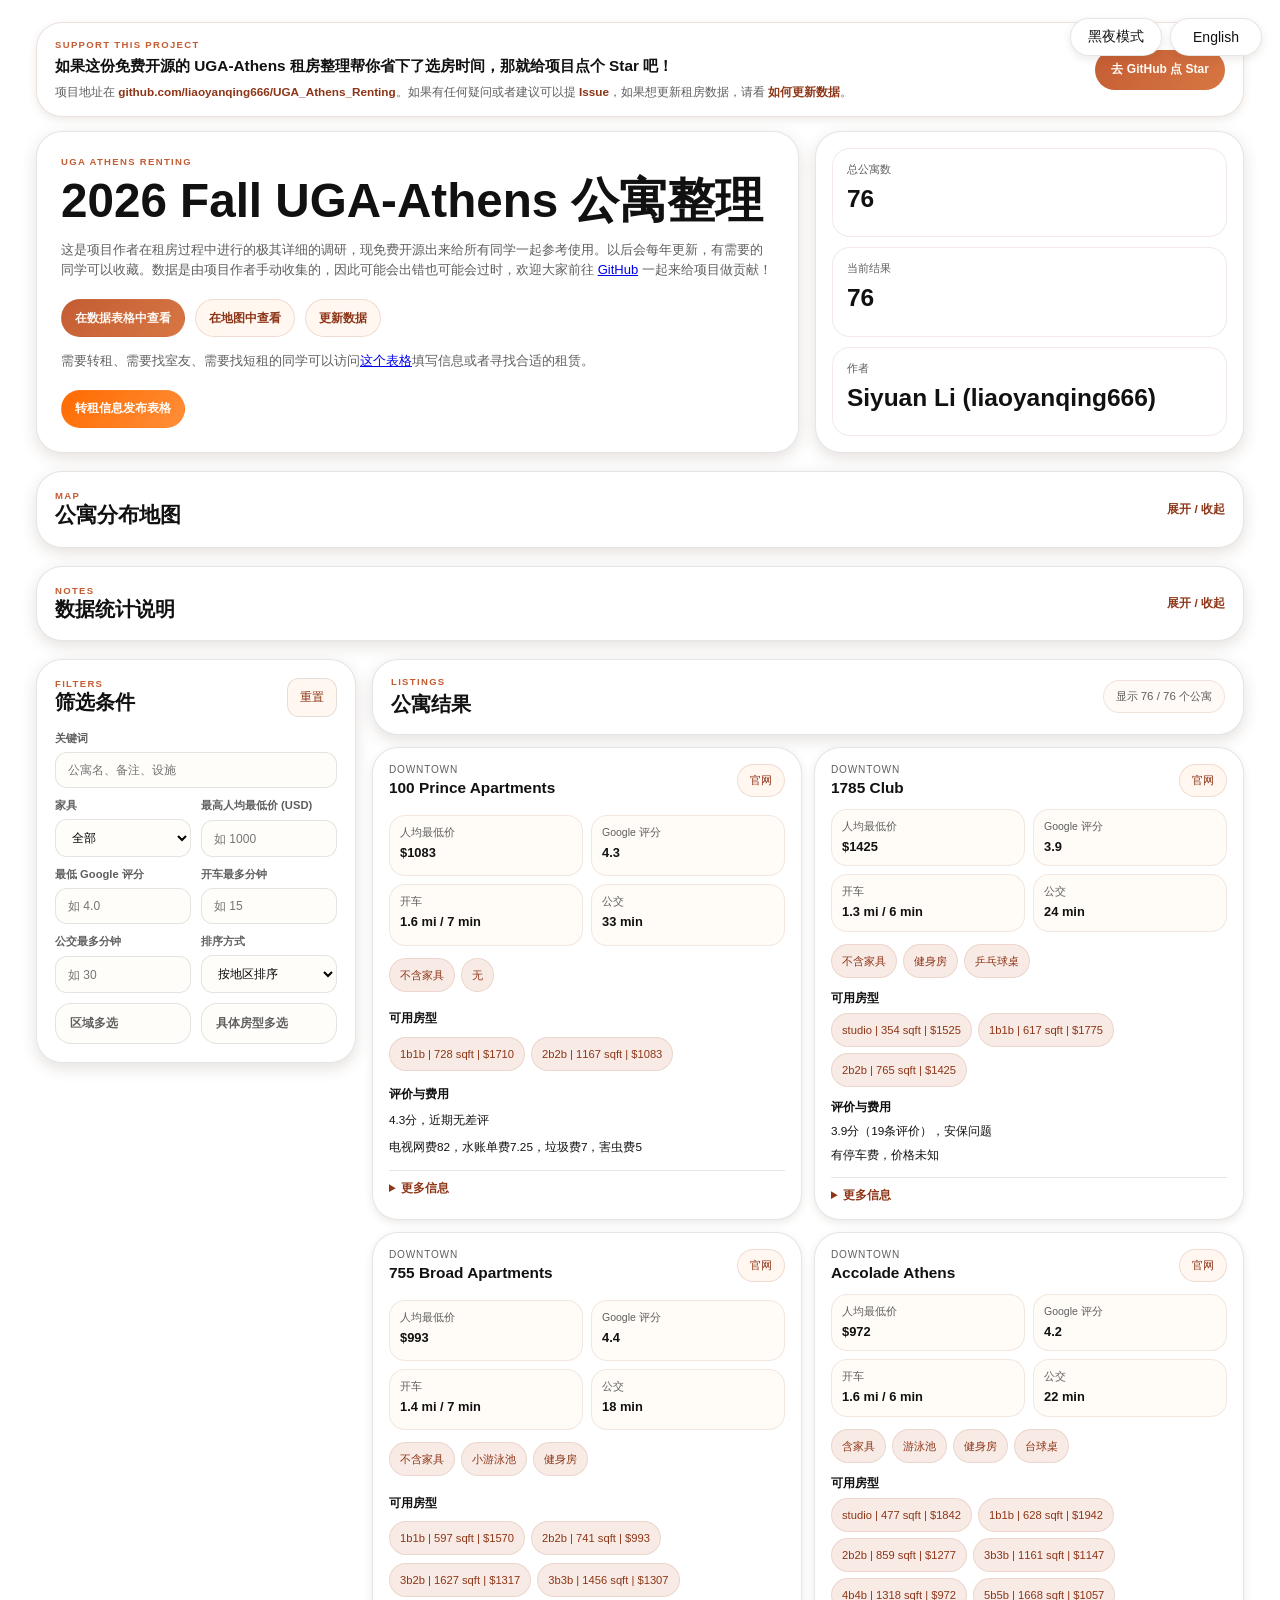
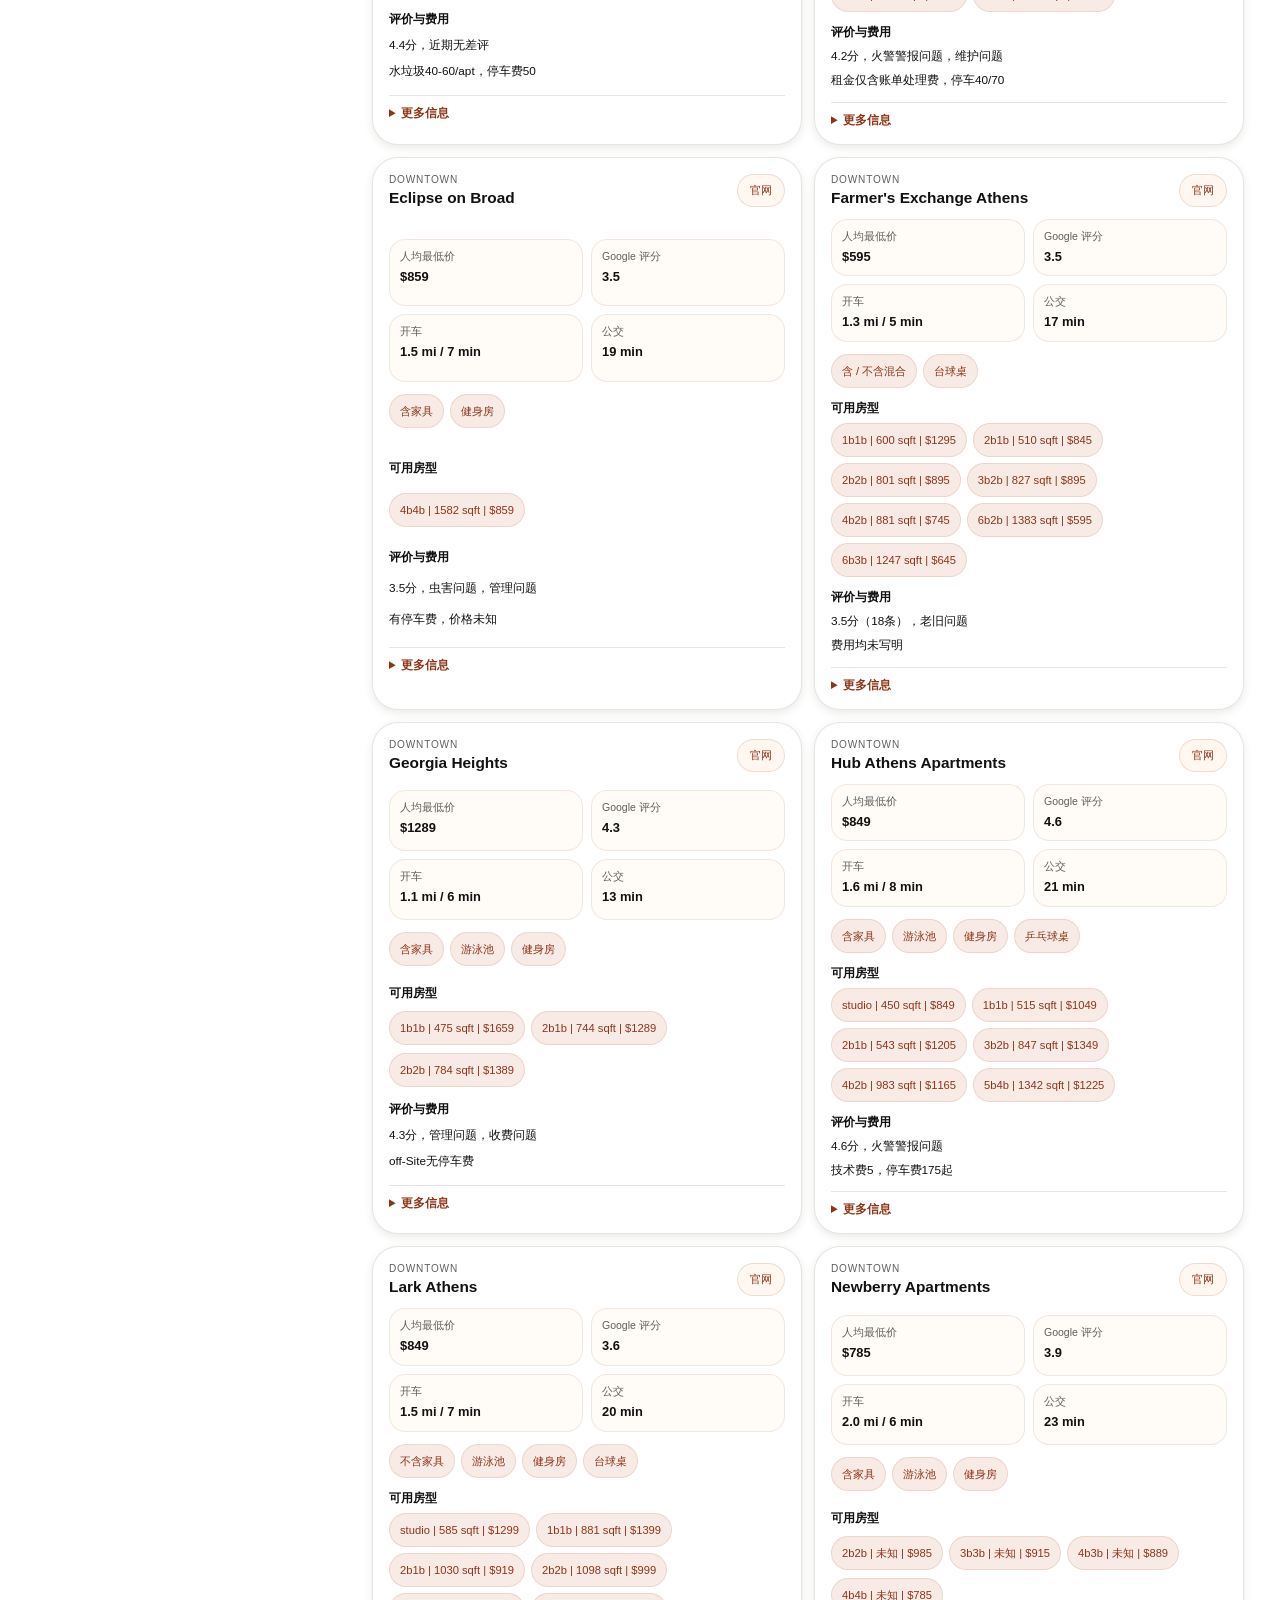
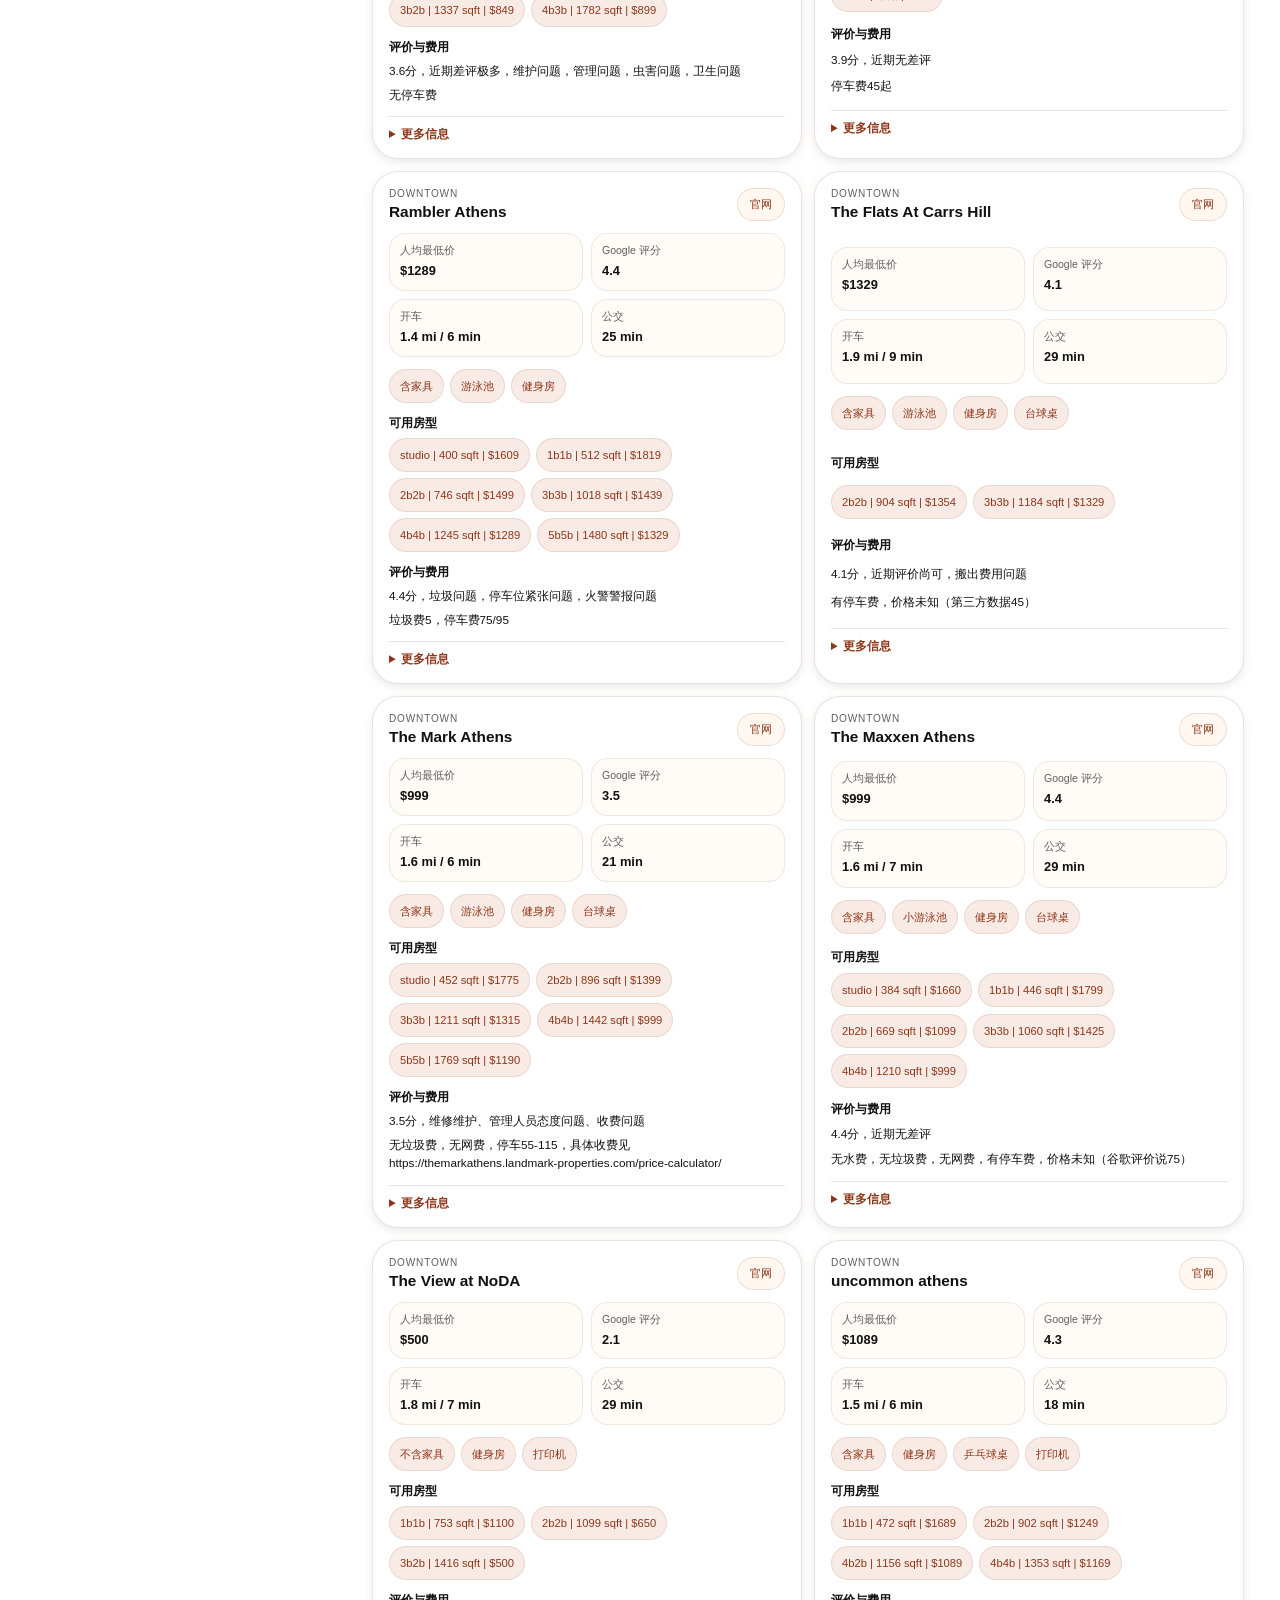
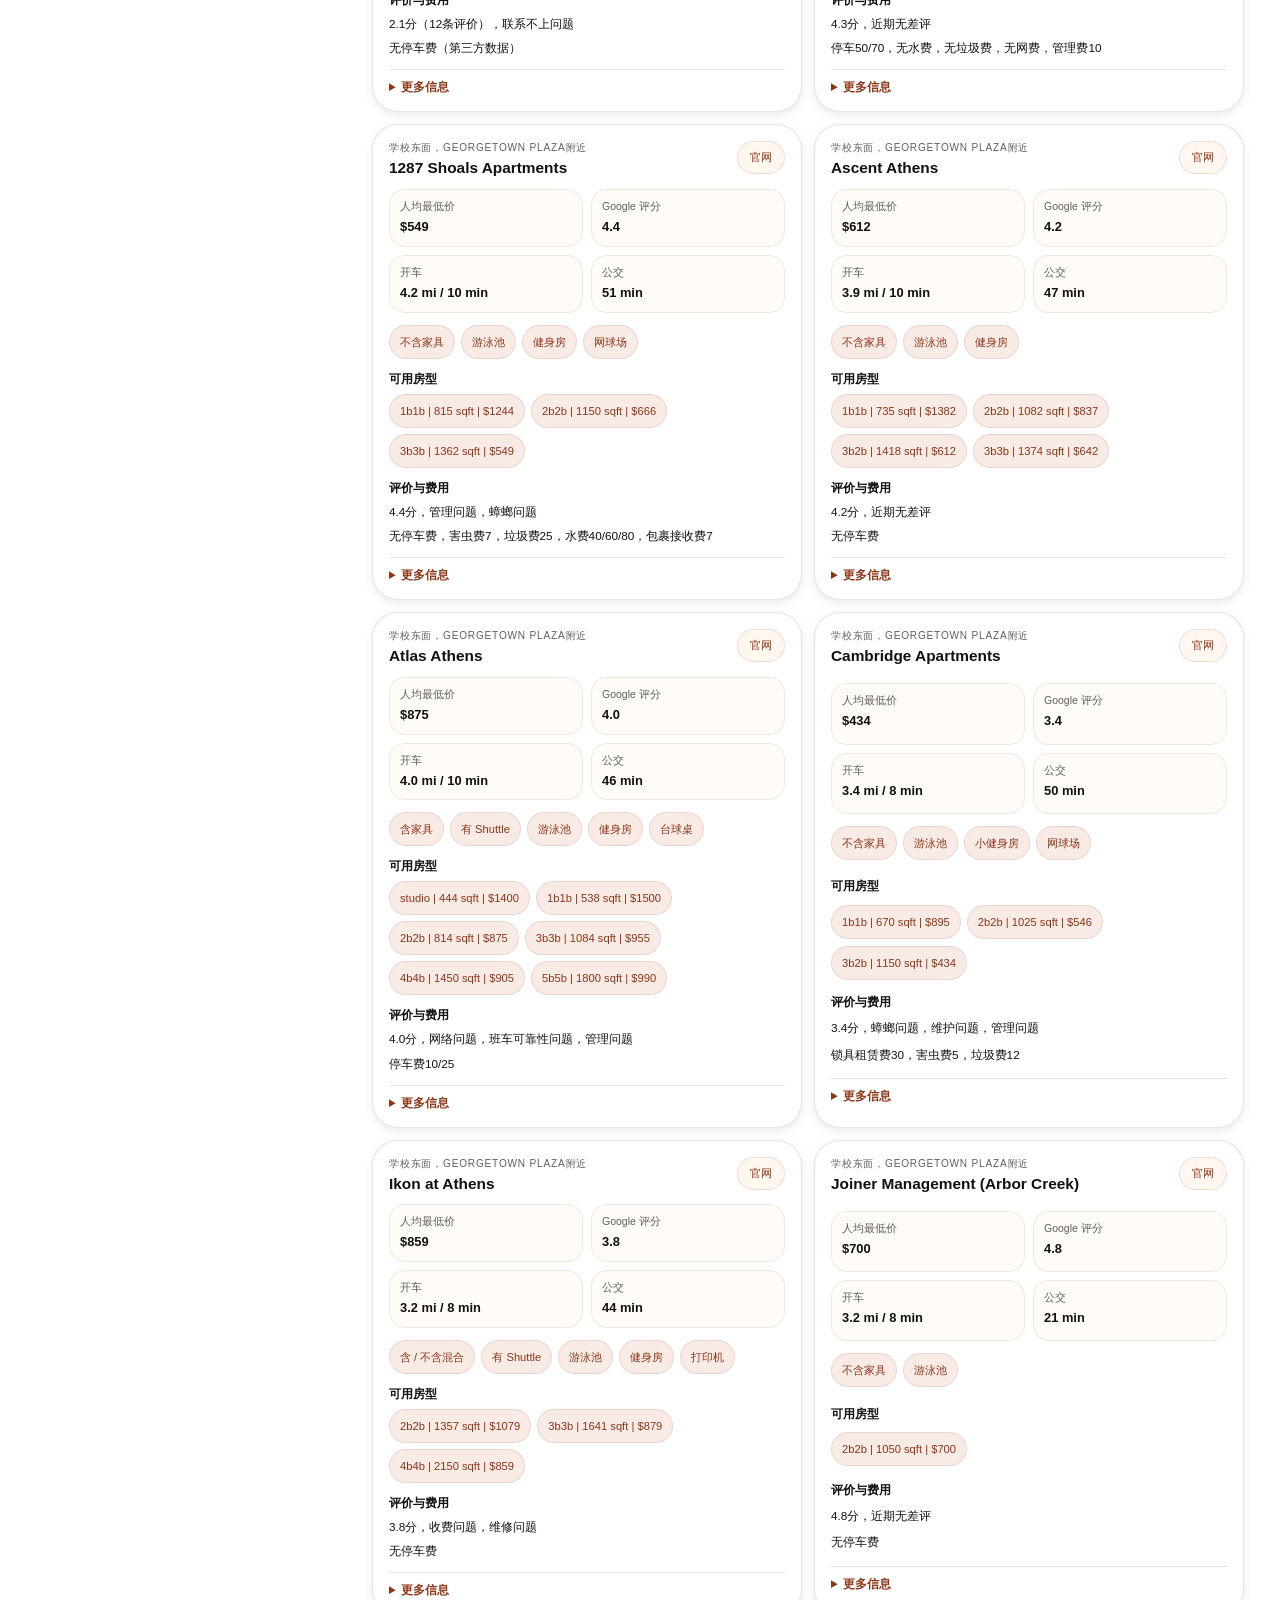
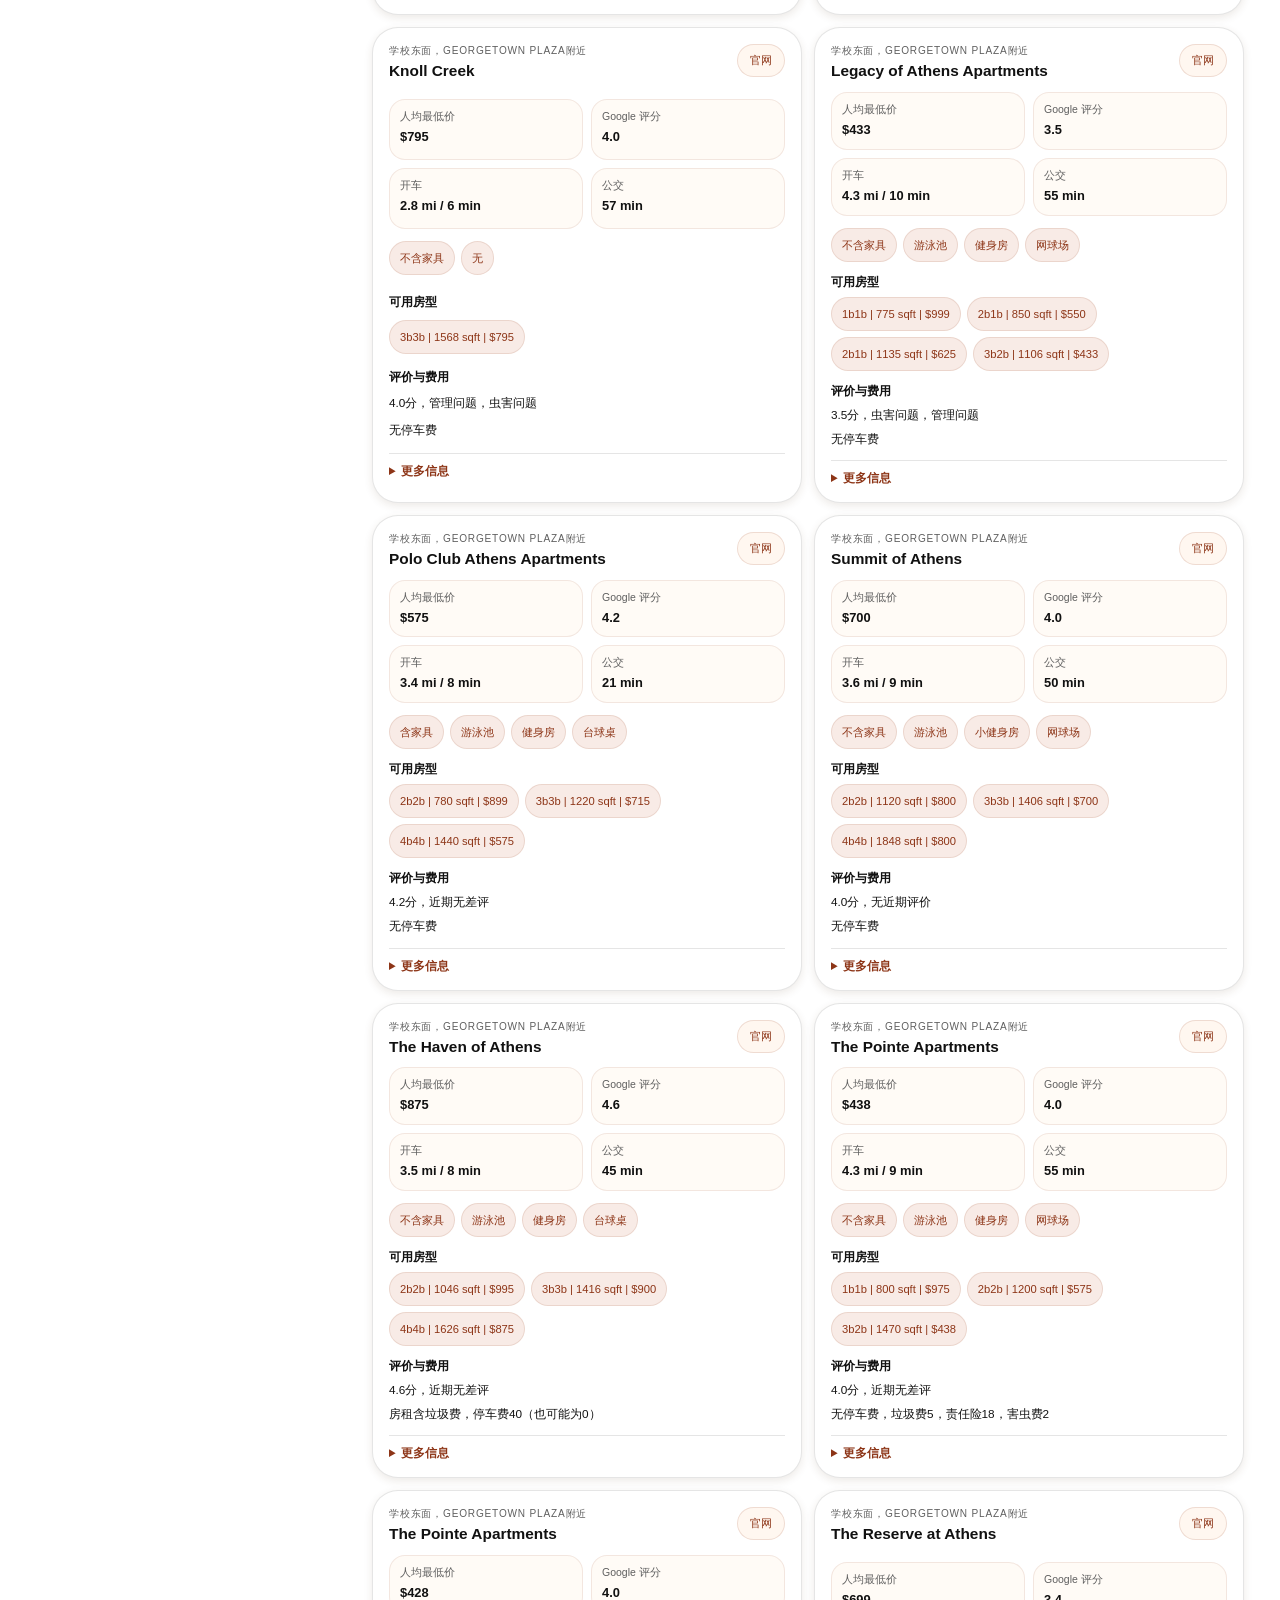
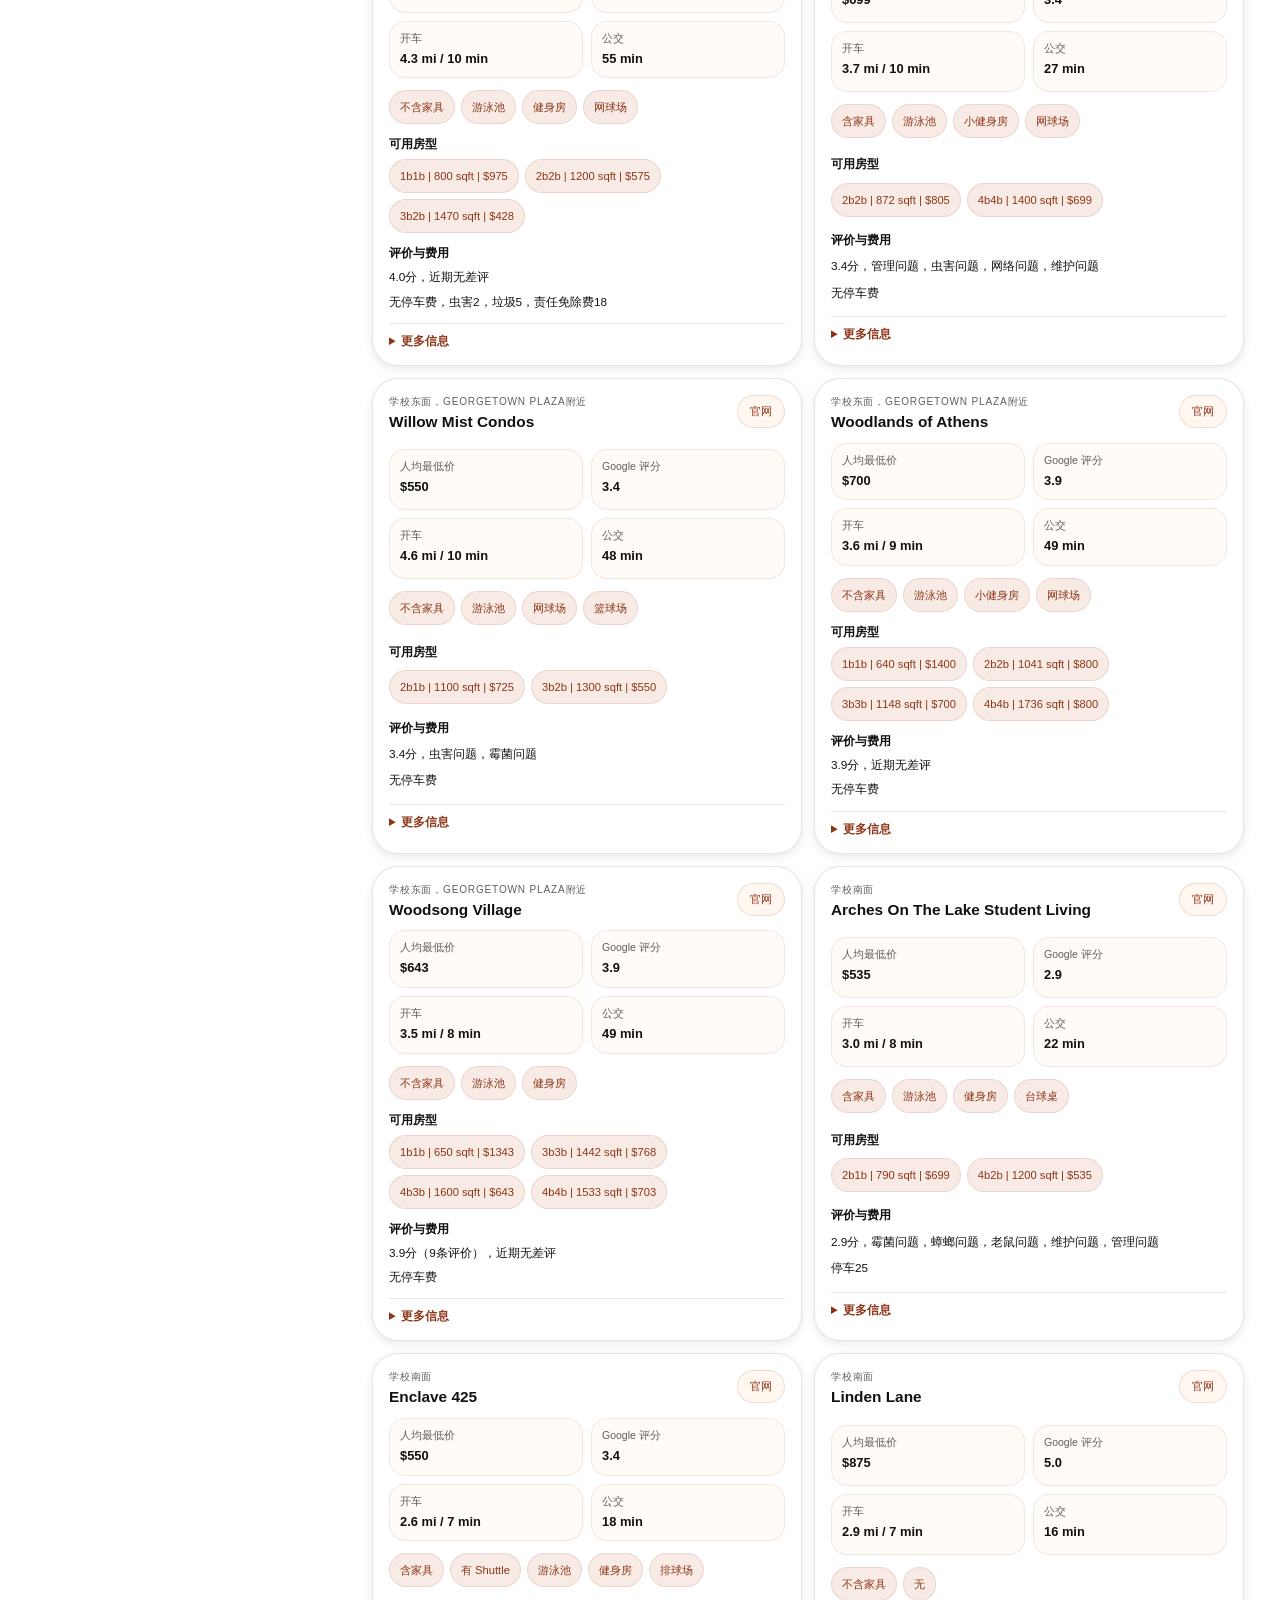
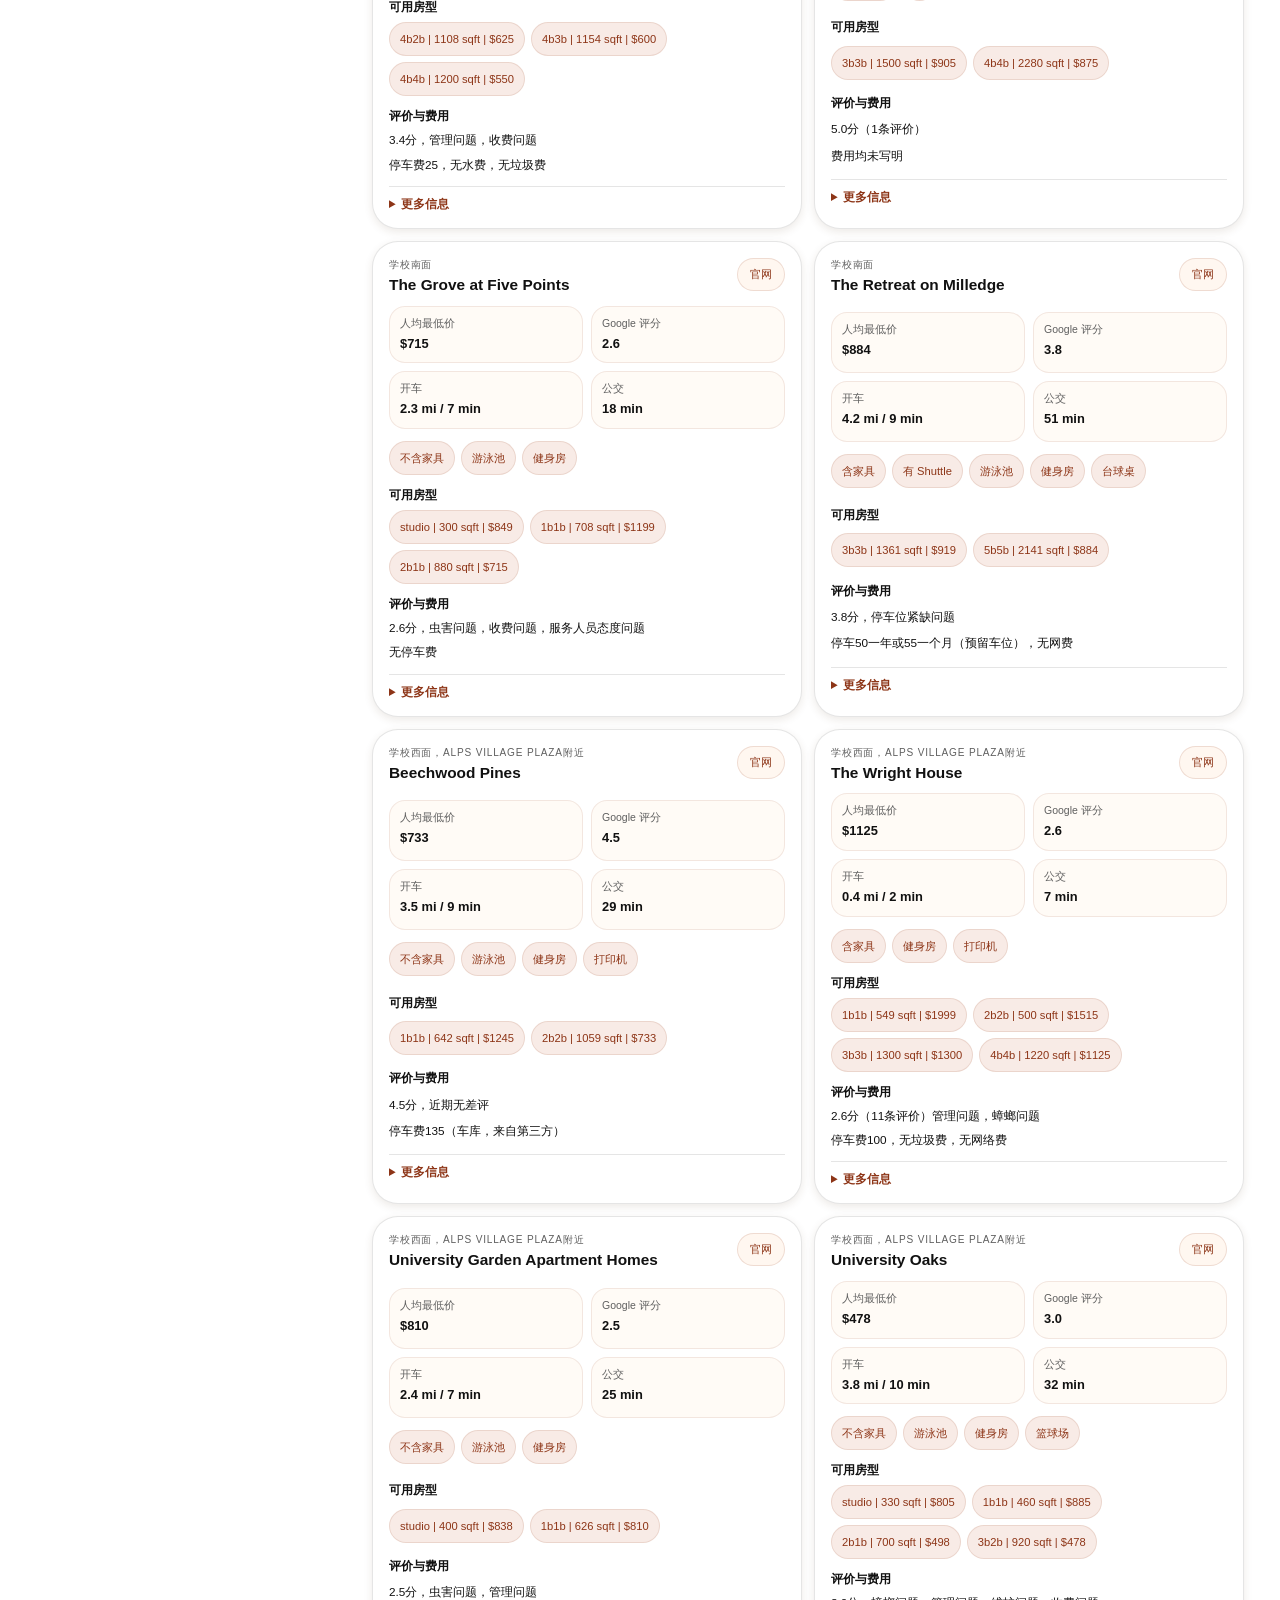
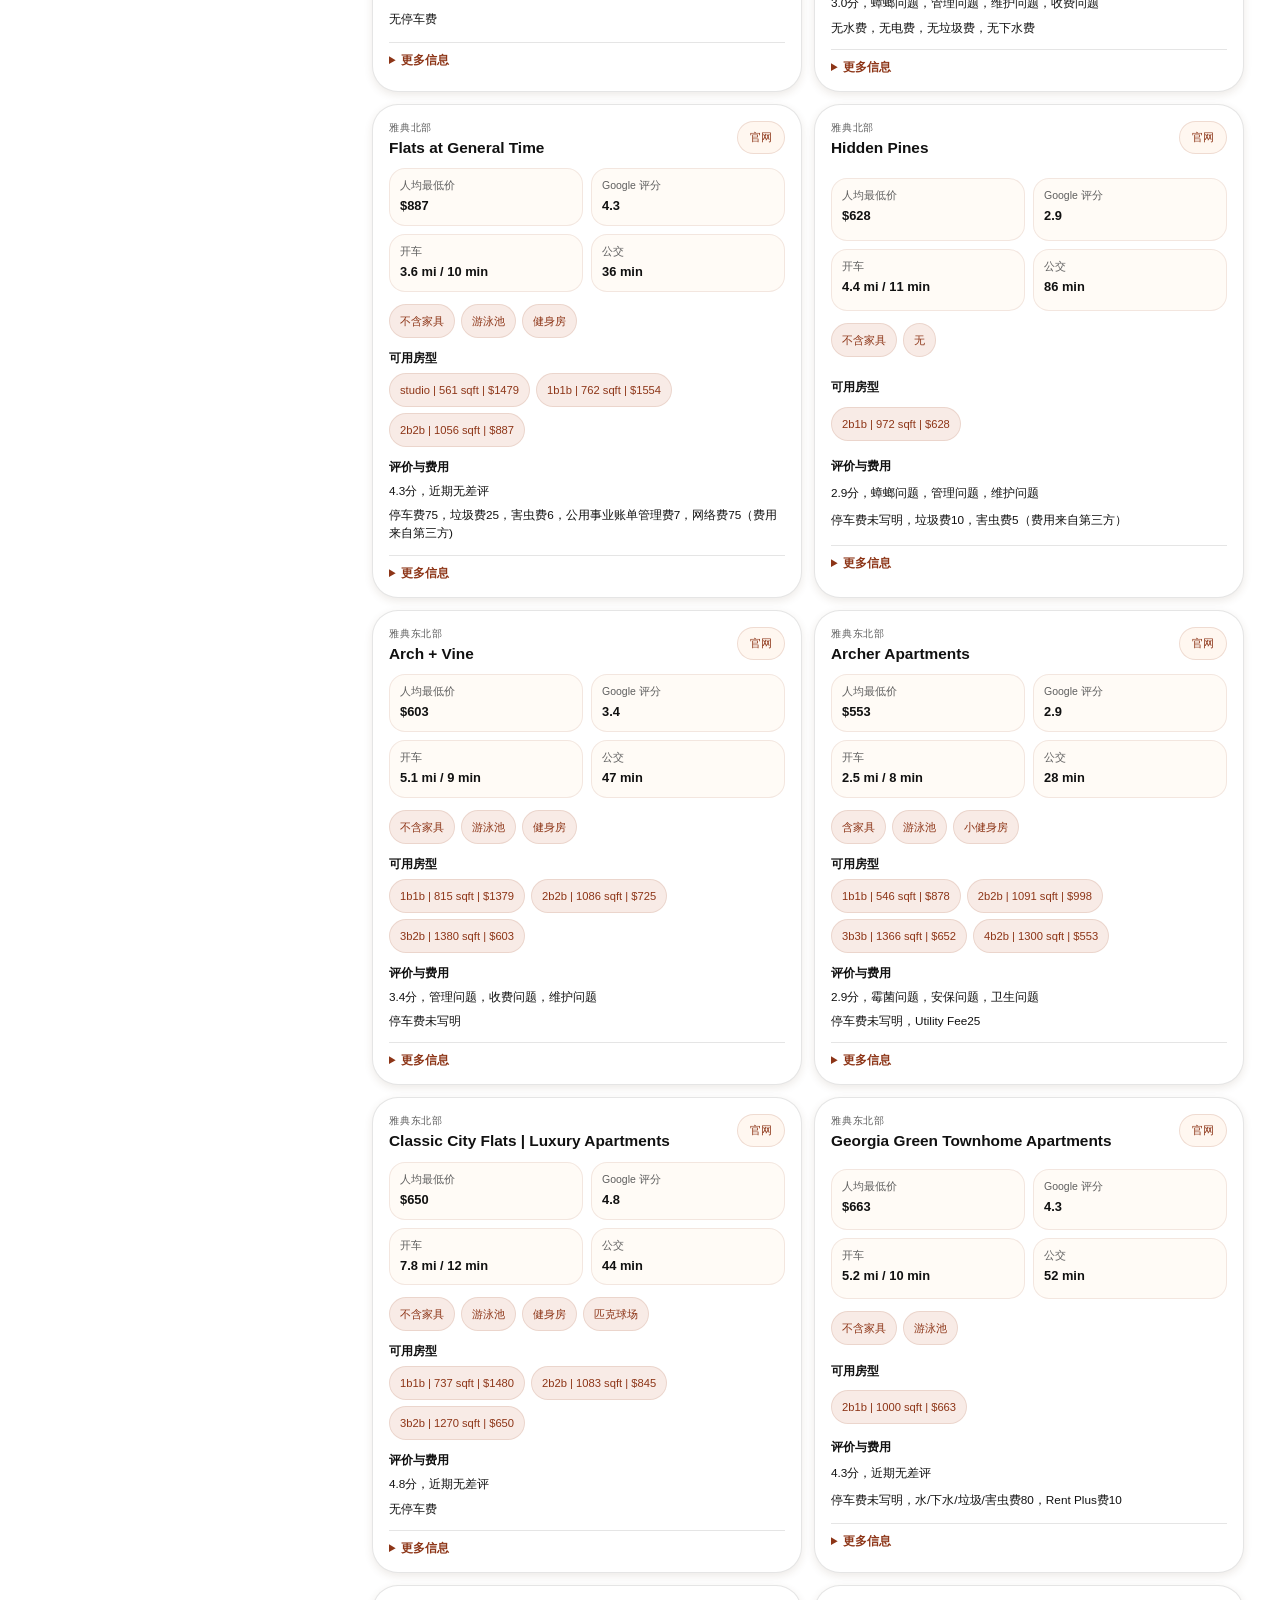
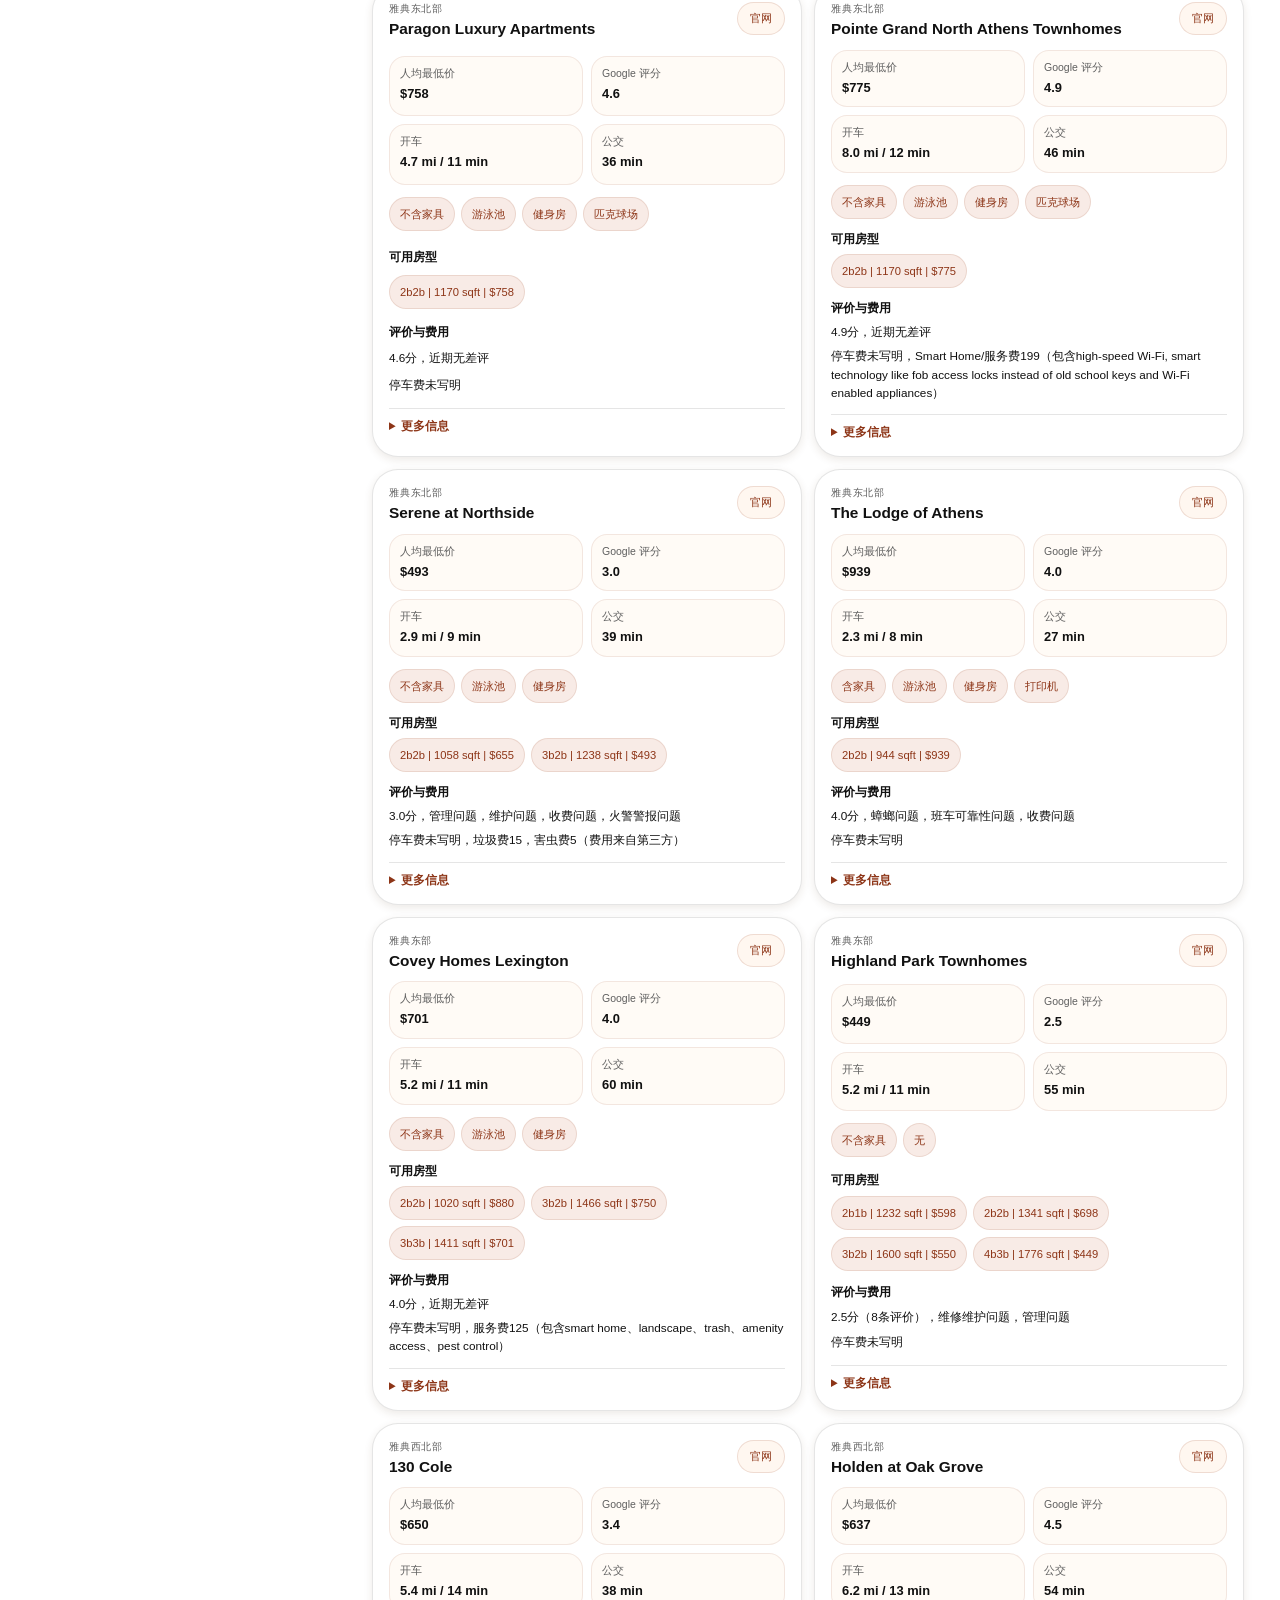
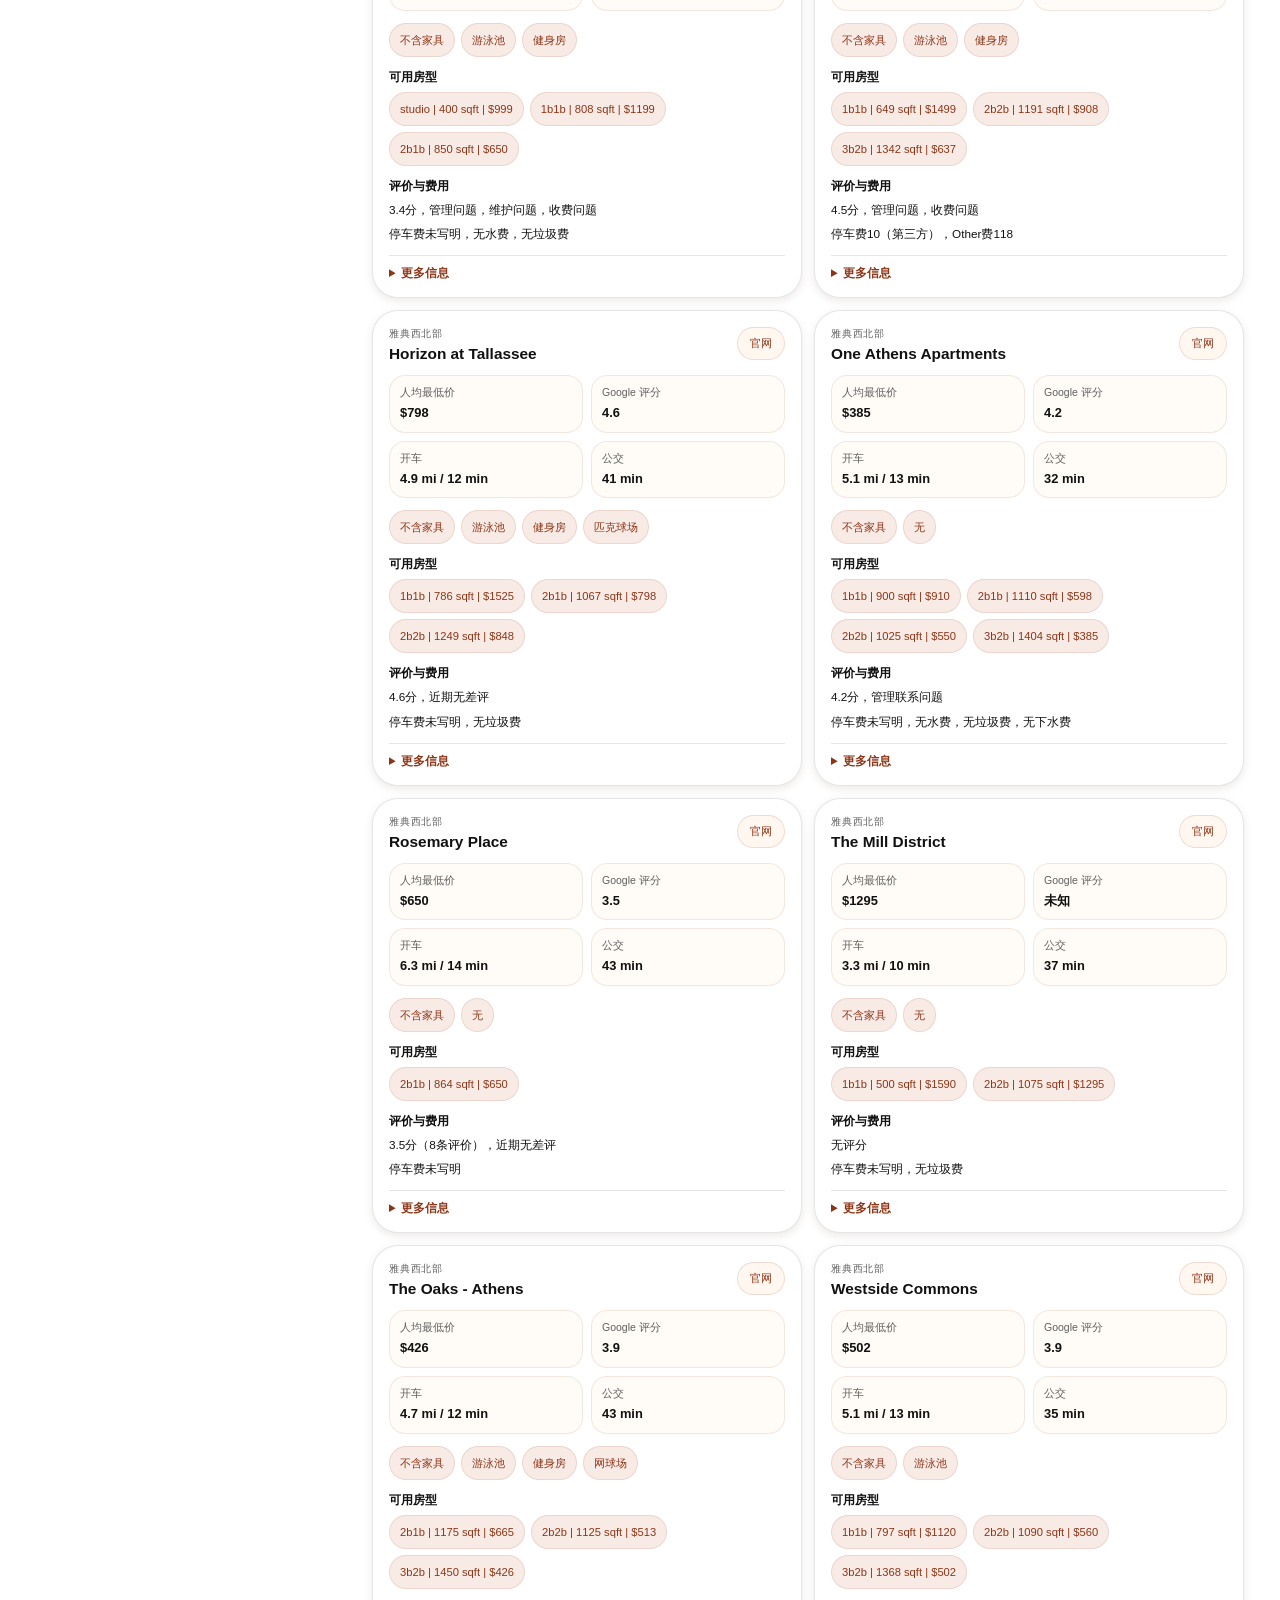
<file: index.html>
﻿<!doctype html>
<html lang="zh-CN">
  <head>
    <meta charset="UTF-8" />
    <meta name="viewport" content="width=device-width, initial-scale=1.0" />
    <title>UGA Athens 租房信息</title>
    <link rel="stylesheet" href="./styles.css" />
  </head>
  <body>
    <div class="page-shell">
      <div class="page-controls">
        <button class="theme-toggle" type="button" data-theme-toggle data-theme-label-light="黑夜模式" data-theme-label-dark="白天模式">黑夜模式</button>
        <a class="language-toggle" href="./index-en.html">English</a>
      </div>

      <section class="star-banner">
        <div class="star-banner__body">
          <p class="star-banner__eyebrow">Support This Project</p>
          <h2 class="star-banner__title">如果这份免费开源的 UGA-Athens 租房整理帮你省下了选房时间，那就给项目点个 Star 吧！</h2>
          <p class="star-banner__text">项目地址在 <a href="https://github.com/liaoyanqing666/UGA_Athens_Renting" target="_blank" rel="noreferrer">github.com/liaoyanqing666/UGA_Athens_Renting</a>。如果有任何疑问或者建议可以提 <a href="https://github.com/liaoyanqing666/UGA_Athens_Renting/issues" target="_blank" rel="noreferrer">Issue</a>，如果想更新租房数据，请看 <a href="./update.html">如何更新数据</a>。</p>
        </div>
        <a class="star-banner__action" href="https://github.com/liaoyanqing666/UGA_Athens_Renting" target="_blank" rel="noreferrer">去 GitHub 点 Star</a>
      </section>

      <header class="hero">
        <div class="hero__copy">
          <p class="eyebrow">UGA Athens Renting</p>
          <h1 class="hero__title">2026 Fall UGA-Athens 公寓整理</h1>
          <p class="hero__text">这是项目作者在租房过程中进行的极其详细的调研，现免费开源出来给所有同学一起参考使用。以后会每年更新，有需要的同学可以收藏。数据是由项目作者手动收集的，因此可能会出错也可能会过时，欢迎大家前往 <a href="https://github.com/liaoyanqing666/UGA_Athens_Renting" target="_blank" rel="noreferrer">GitHub</a> 一起来给项目做贡献！</p>
          <div class="hero__actions">
            <a class="hero-action hero-action--primary" href="./table.html">在数据表格中查看</a>
            <a class="hero-action" href="https://www.google.com/maps/d/edit?mid=1ooMiqrCHx2RVI0O97TrKhHmKrmN72_Y&usp=sharing" target="_blank" rel="noreferrer">在地图中查看</a>
            <a class="hero-action" href="./update.html">更新数据</a>
          </div>
          <p class="hero__text">需要转租、需要找室友、需要找短租的同学可以访问<a href="https://docs.qq.com/sheet/DVVhvekhxb0xnbFFv" target="_blank" rel="noreferrer">这个表格</a>填写信息或者寻找合适的租赁。</p>
          <div class="hero__actions">
            <a class="hero-action hero-action--accent" href="https://docs.qq.com/sheet/DVVhvekhxb0xnbFFv" target="_blank" rel="noreferrer">转租信息发布表格</a>
          </div>
        </div>

        <div class="hero__stats">
          <div class="stat">
            <span class="stat__label">总公寓数</span>
            <strong id="stat-total">-</strong>
          </div>
          <div class="stat">
            <span class="stat__label">当前结果</span>
            <strong id="stat-visible">-</strong>
          </div>
          <div class="stat">
            <span class="stat__label">作者</span>
            <strong><a class="stat__link" href="https://github.com/liaoyanqing666" target="_blank" rel="noreferrer">Siyuan Li (liaoyanqing666)</a></strong>
          </div>
        </div>
      </header>

      <details class="panel panel--map map-panel">
        <summary class="map-panel__summary">
          <div>
            <p class="panel__eyebrow">Map</p>
            <h2>公寓分布地图</h2>
          </div>
          <span class="map-panel__toggle">展开 / 收起</span>
        </summary>

        <div class="map-panel__content">
          <div class="section-head">
            <p class="panel__hint">地图可直接浏览，或在新窗口中打开完整 Google My Maps。</p>
            <a class="ghost-button ghost-button--link" href="https://www.google.com/maps/d/edit?mid=1ooMiqrCHx2RVI0O97TrKhHmKrmN72_Y&usp=sharing" target="_blank" rel="noreferrer">新窗口打开</a>
          </div>
          <div class="map-frame">
            <iframe title="UGA Athens Apartments Map" src="https://www.google.com/maps/d/embed?mid=1ooMiqrCHx2RVI0O97TrKhHmKrmN72_Y&usp=sharing" loading="lazy" referrerpolicy="no-referrer-when-downgrade"></iframe>
          </div>
        </div>
      </details>

      <details class="panel panel--muted panel--notes notes-panel">
        <summary class="notes-panel__summary">
          <div>
            <p class="panel__eyebrow">Notes</p>
            <h2 class="panel__title">数据统计说明</h2>
          </div>
          <span class="notes-panel__toggle">展开 / 收起</span>
        </summary>
        <div class="notes-panel__content">
          <p class="panel__hint">本网站只考虑由公司集中出租的 Apartment Community （长租公寓/集中式公寓），不考虑个人出租的房源。</p>
          <ul id="column-notes" class="notes-list"></ul>
        </div>
      </details>

      <main class="layout">
        <aside class="filters">
          <div class="panel panel--filters">
            <div class="panel__header">
              <div>
                <p class="panel__eyebrow">Filters</p>
                <h2 class="panel__title">筛选条件</h2>
              </div>
              <button id="reset-filters" class="ghost-button" type="button">重置</button>
            </div>

            <div class="field-grid">
              <label class="field field--search">
                <span>关键词</span>
                <input id="filter-search" type="search" placeholder="公寓名、备注、设施" />
              </label>

              <label class="field">
                <span>家具</span>
                <select id="filter-furnished">
                  <option value="">全部</option>
                  <option value="含家具">含家具</option>
                  <option value="不含家具">不含家具</option>
                  <option value="含 / 不含混合">含 / 不含混合</option>
                </select>
              </label>

              <label class="field">
                <span>最高人均最低价 (USD)</span>
                <input id="filter-max-price" type="number" min="0" step="1" placeholder="如 1000" />
              </label>

              <label class="field">
                <span>最低 Google 评分</span>
                <input id="filter-min-rating" type="number" min="0" max="5" step="0.1" placeholder="如 4.0" />
              </label>

              <label class="field">
                <span>开车最多分钟</span>
                <input id="filter-max-drive" type="number" min="0" step="1" placeholder="如 15" />
              </label>

              <label class="field">
                <span>公交最多分钟</span>
                <input id="filter-max-bus" type="number" min="0" step="1" placeholder="如 30" />
              </label>

              <label class="field">
                <span>排序方式</span>
                <select id="sort-by">
                  <option value="region-asc">按地区排序</option>
                  <option value="price-asc">价格从低到高</option>
                  <option value="rating-desc">评分从高到低</option>
                  <option value="drive-asc">开车时间从短到长</option>
                  <option value="bus-asc">公交时间从短到长</option>
                  <option value="name-asc">名称 A-Z</option>
                </select>
              </label>
            </div>

            <div class="check-grid">
              <details class="check-dropdown">
                <summary>区域多选</summary>
                <div id="filter-region-group" class="check-list"></div>
              </details>

              <details class="check-dropdown">
                <summary>具体房型多选</summary>
                <div id="filter-layout-group" class="check-list"></div>
              </details>
            </div>
          </div>
        </aside>

        <section class="results">
          <div class="results-head">
            <div>
              <p class="results-head__eyebrow">Listings</p>
              <h2 class="panel__title">公寓结果</h2>
            </div>
            <div id="results-meta" class="results-meta"></div>
          </div>
          <div id="cards" class="cards"></div>
        </section>
      </main>
    </div>

    <template id="card-template">
      <article class="card">
        <div class="card__top">
          <div class="card__heading">
            <p class="card__region"></p>
            <h3 class="card__title"></h3>
          </div>
          <a class="card__link" target="_blank" rel="noreferrer">官网</a>
        </div>

        <div class="metric-grid">
          <div class="metric">
            <span class="metric__label">人均最低价</span>
            <strong class="metric__value metric__price"></strong>
          </div>
          <div class="metric">
            <span class="metric__label">Google 评分</span>
            <strong class="metric__value metric__rating"></strong>
          </div>
          <div class="metric">
            <span class="metric__label">开车</span>
            <strong class="metric__value metric__drive"></strong>
          </div>
          <div class="metric">
            <span class="metric__label">公交</span>
            <strong class="metric__value metric__bus"></strong>
          </div>
        </div>

        <div class="tags card__tags"></div>

        <div class="card__section">
          <h4>可用房型</h4>
          <div class="unit-list"></div>
        </div>

        <div class="card__section">
          <h4>评价与费用</h4>
          <p class="card__reviews"></p>
          <p class="card__fees"></p>
        </div>

        <details class="details">
          <summary>更多信息</summary>
          <div class="details__content">
            <p><strong>位置：</strong><span class="card__location"></span></p>
            <p><strong>设施：</strong><span class="card__amenities"></span></p>
            <p><strong>备注：</strong><span class="card__notes"></span></p>
            <p><strong>原始通勤：</strong><span class="card__raw-commute"></span></p>
          </div>
        </details>
      </article>
    </template>

    <script src="./theme.js" type="module"></script>
    <script src="./script.js" type="module"></script>
  </body>
</html>
</file>
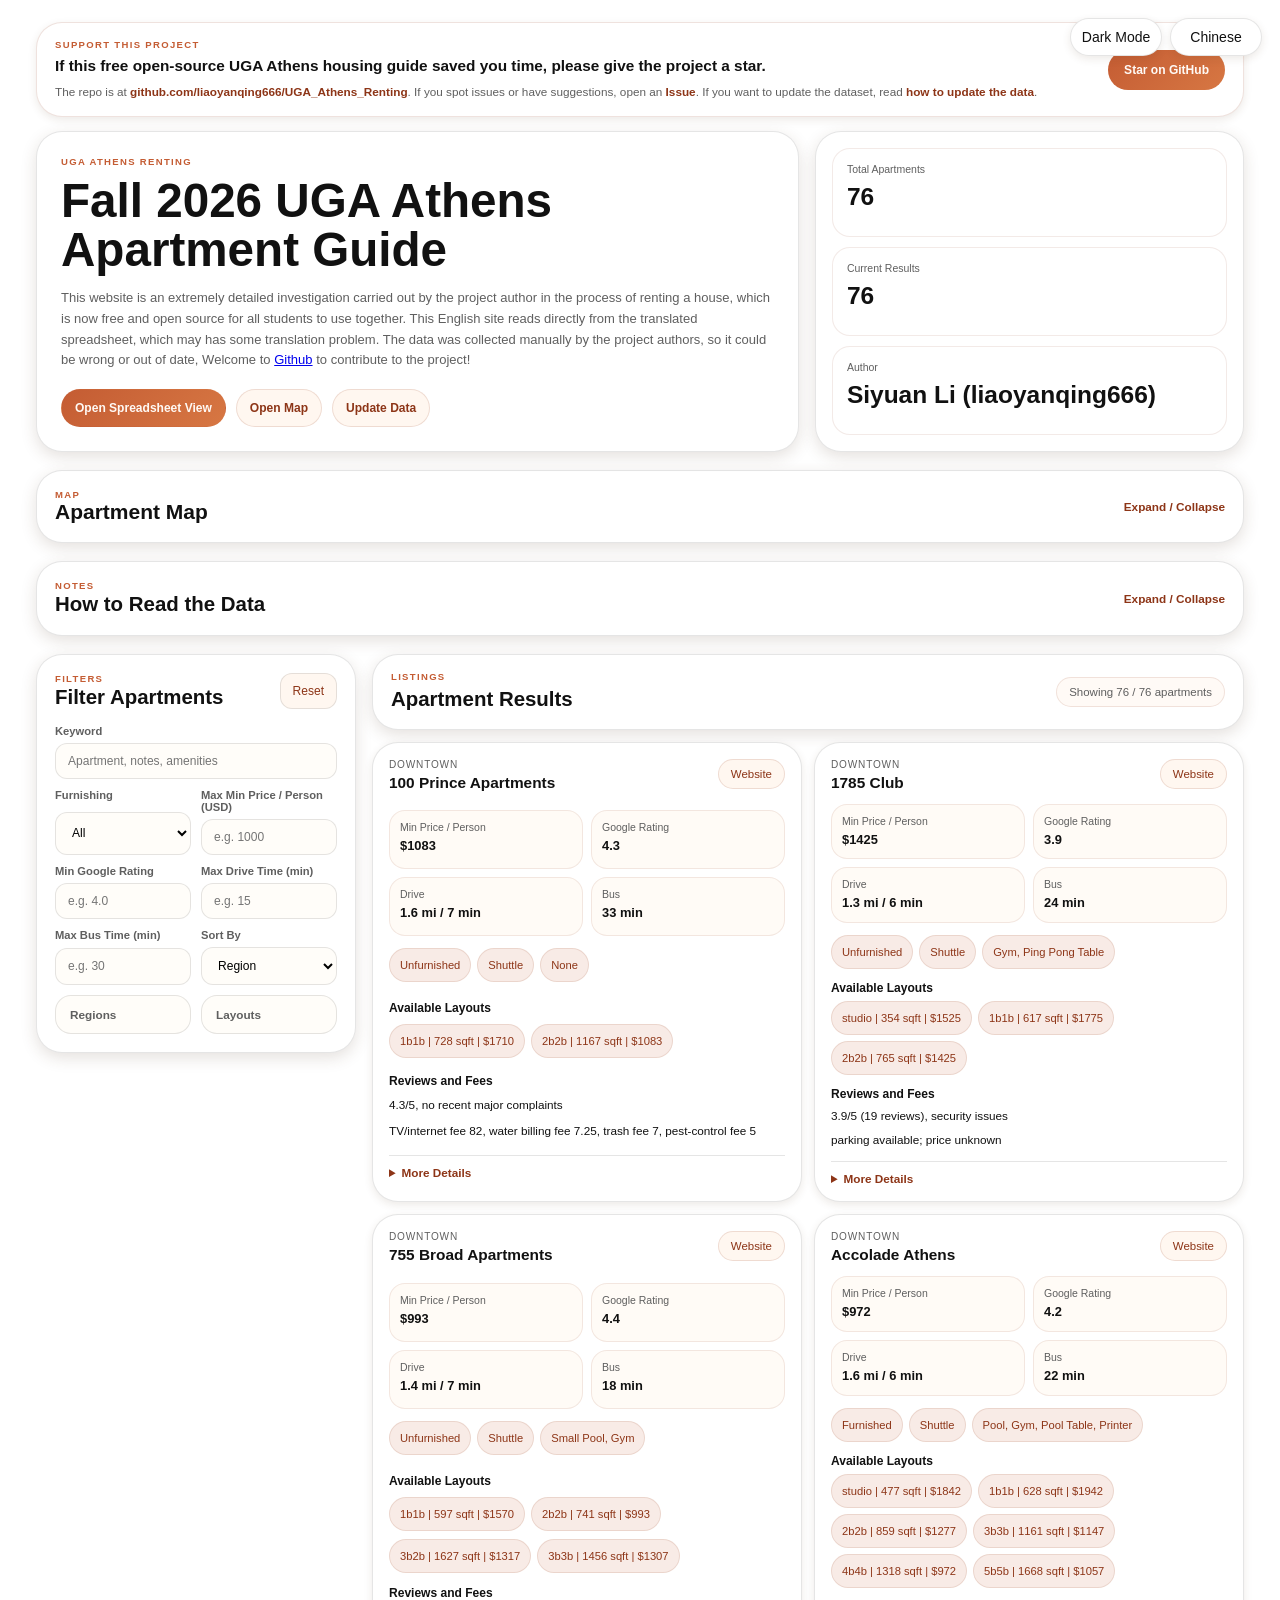
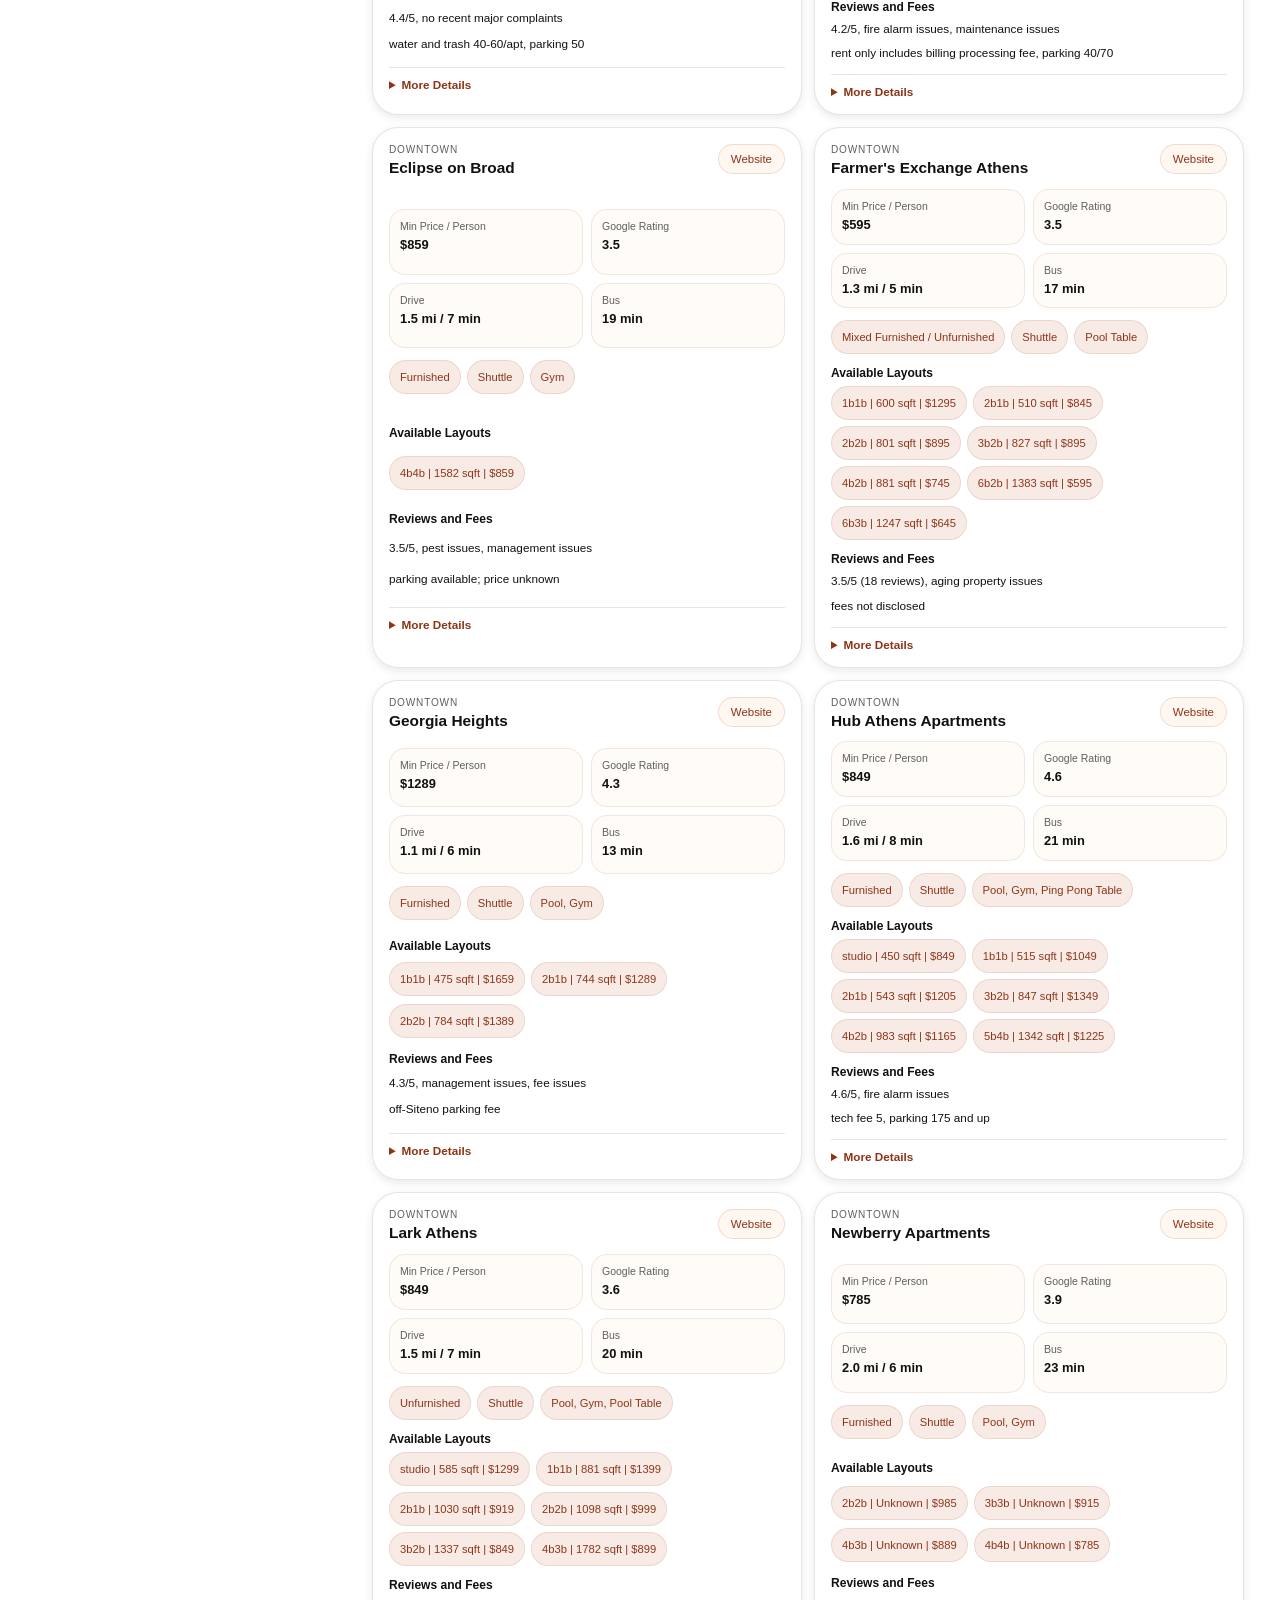
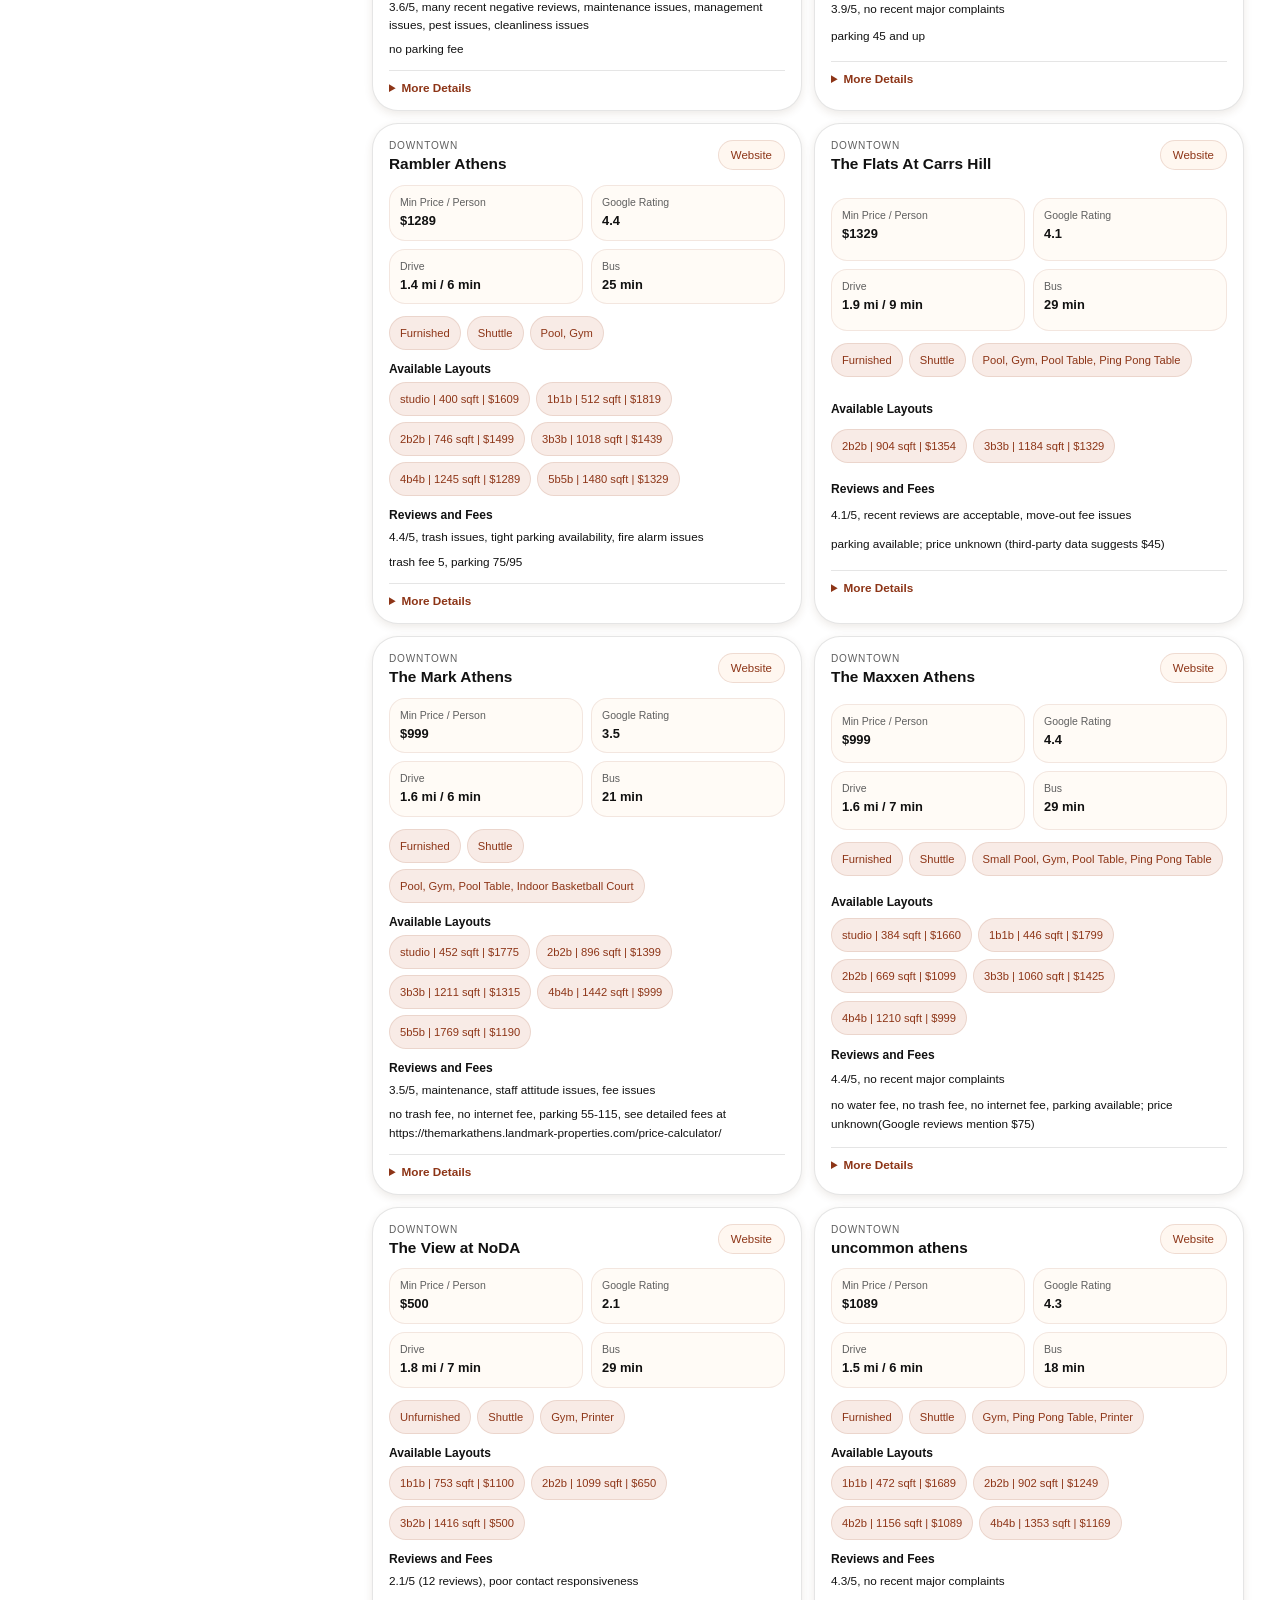
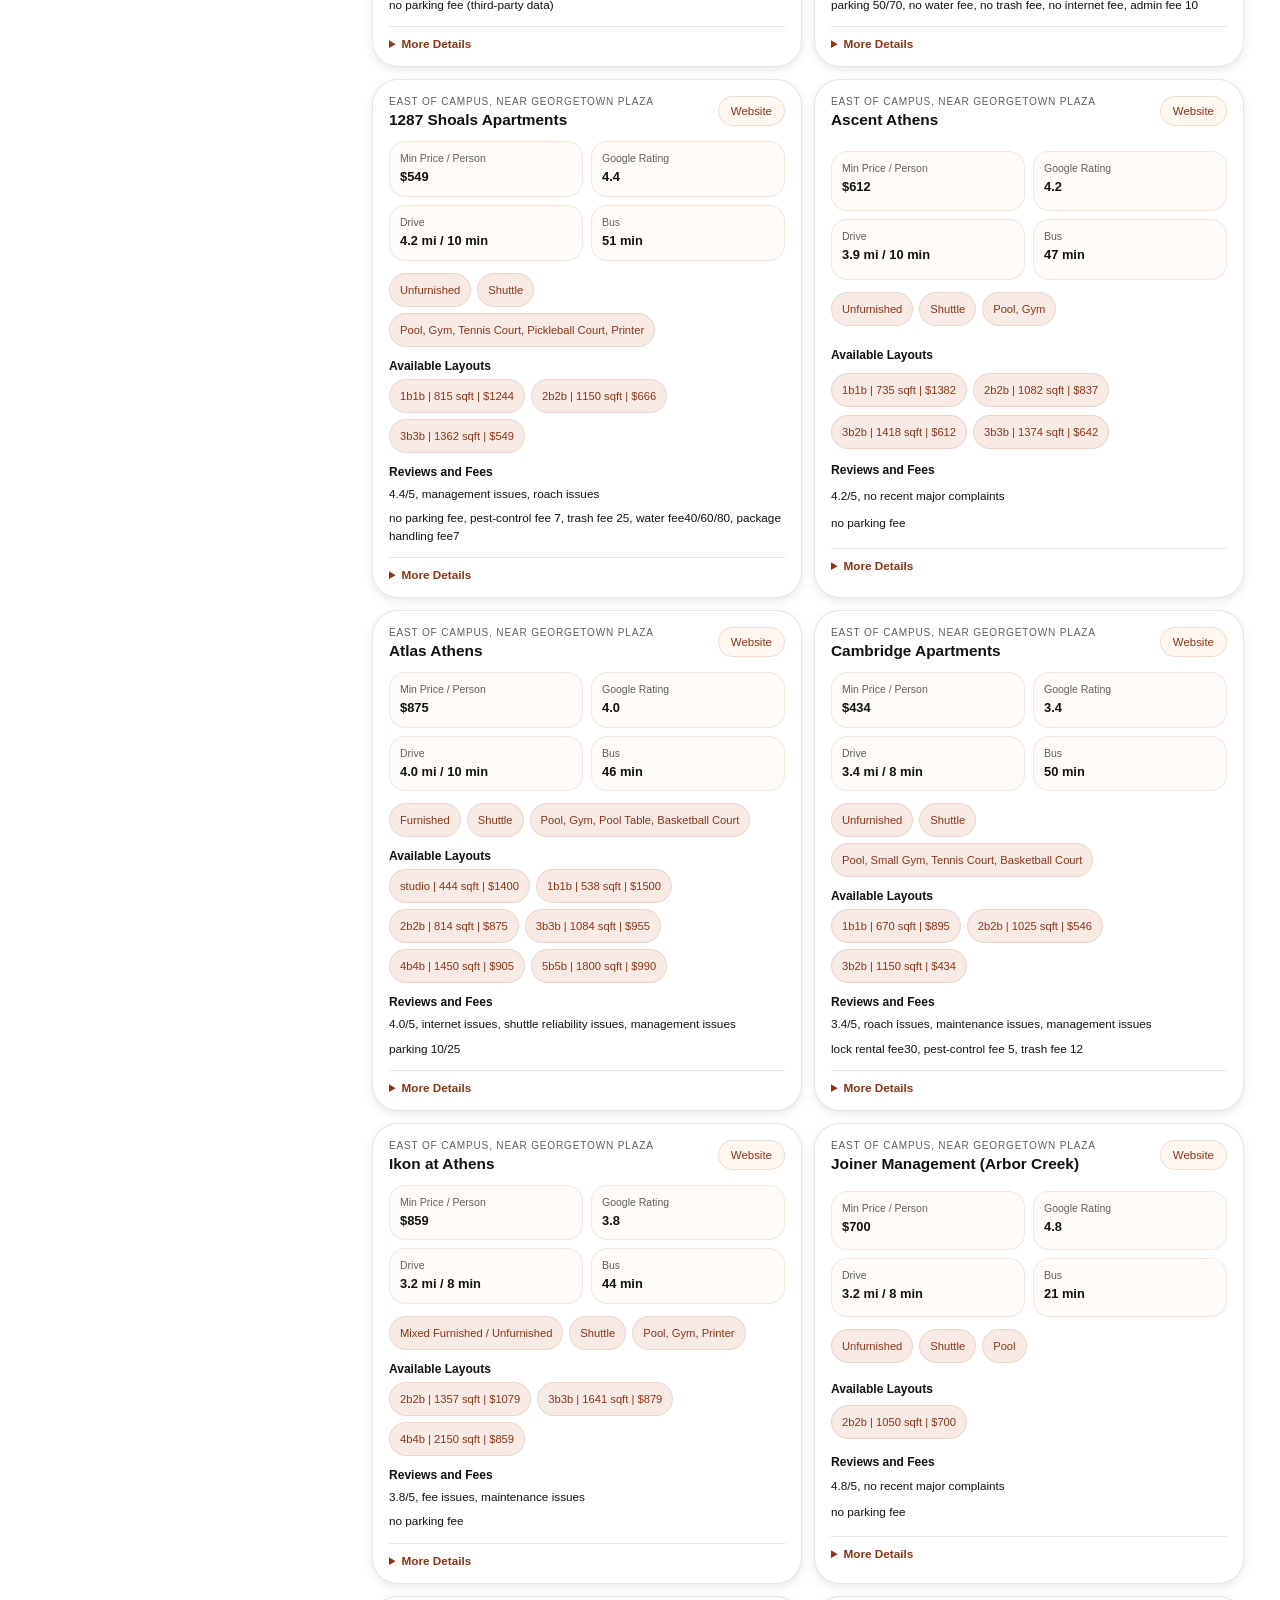
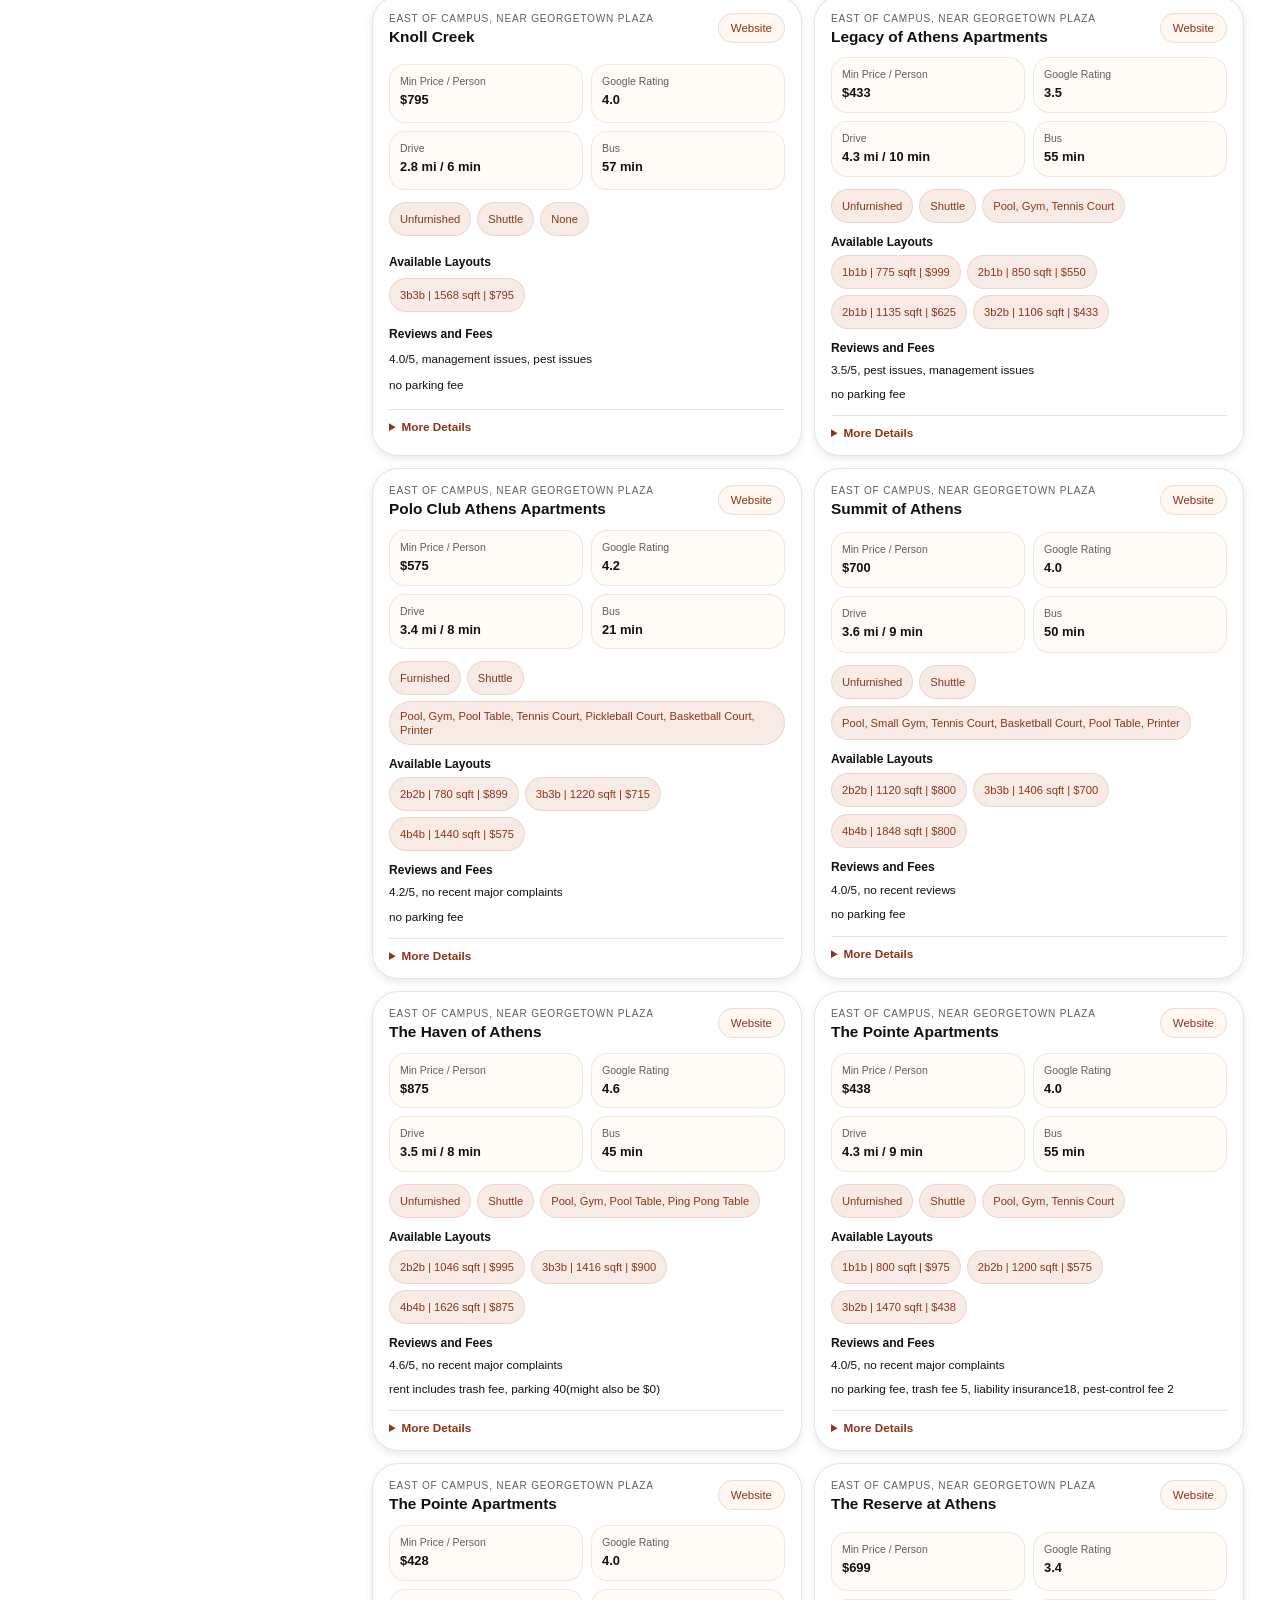
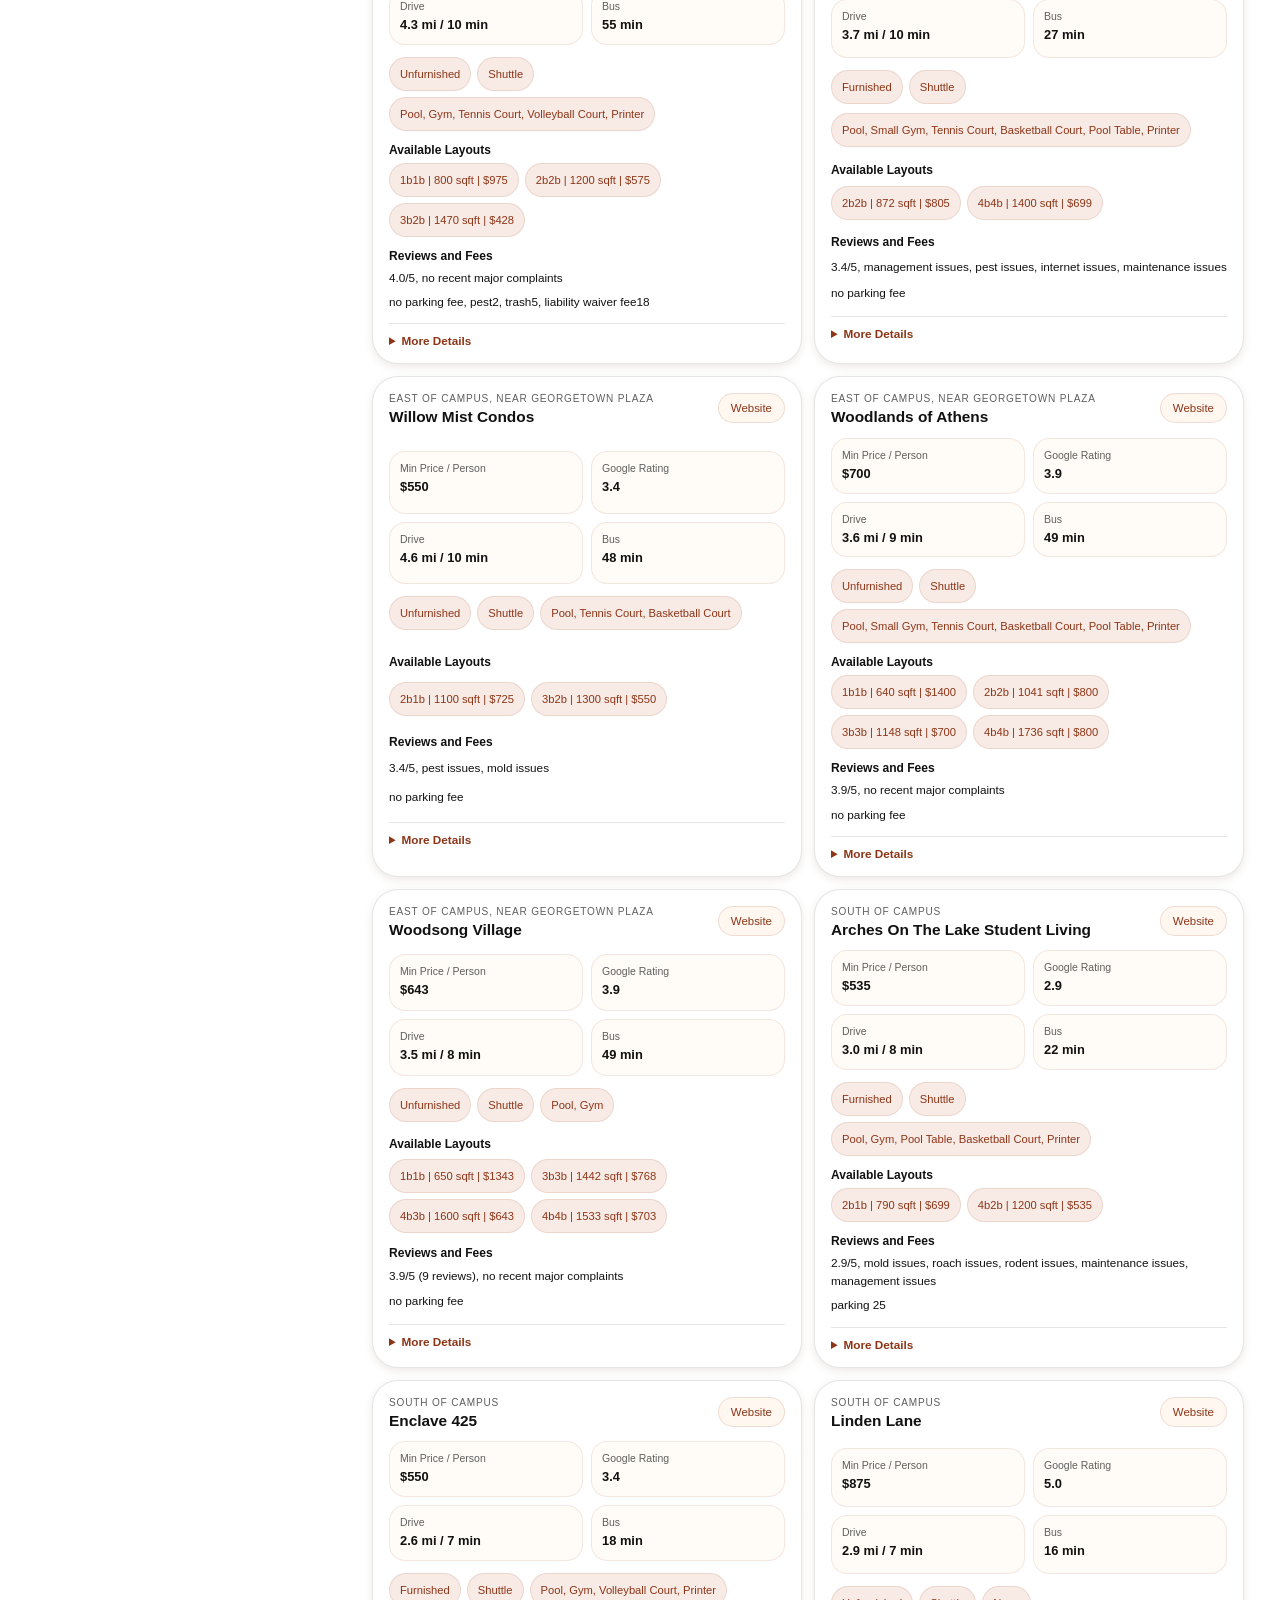
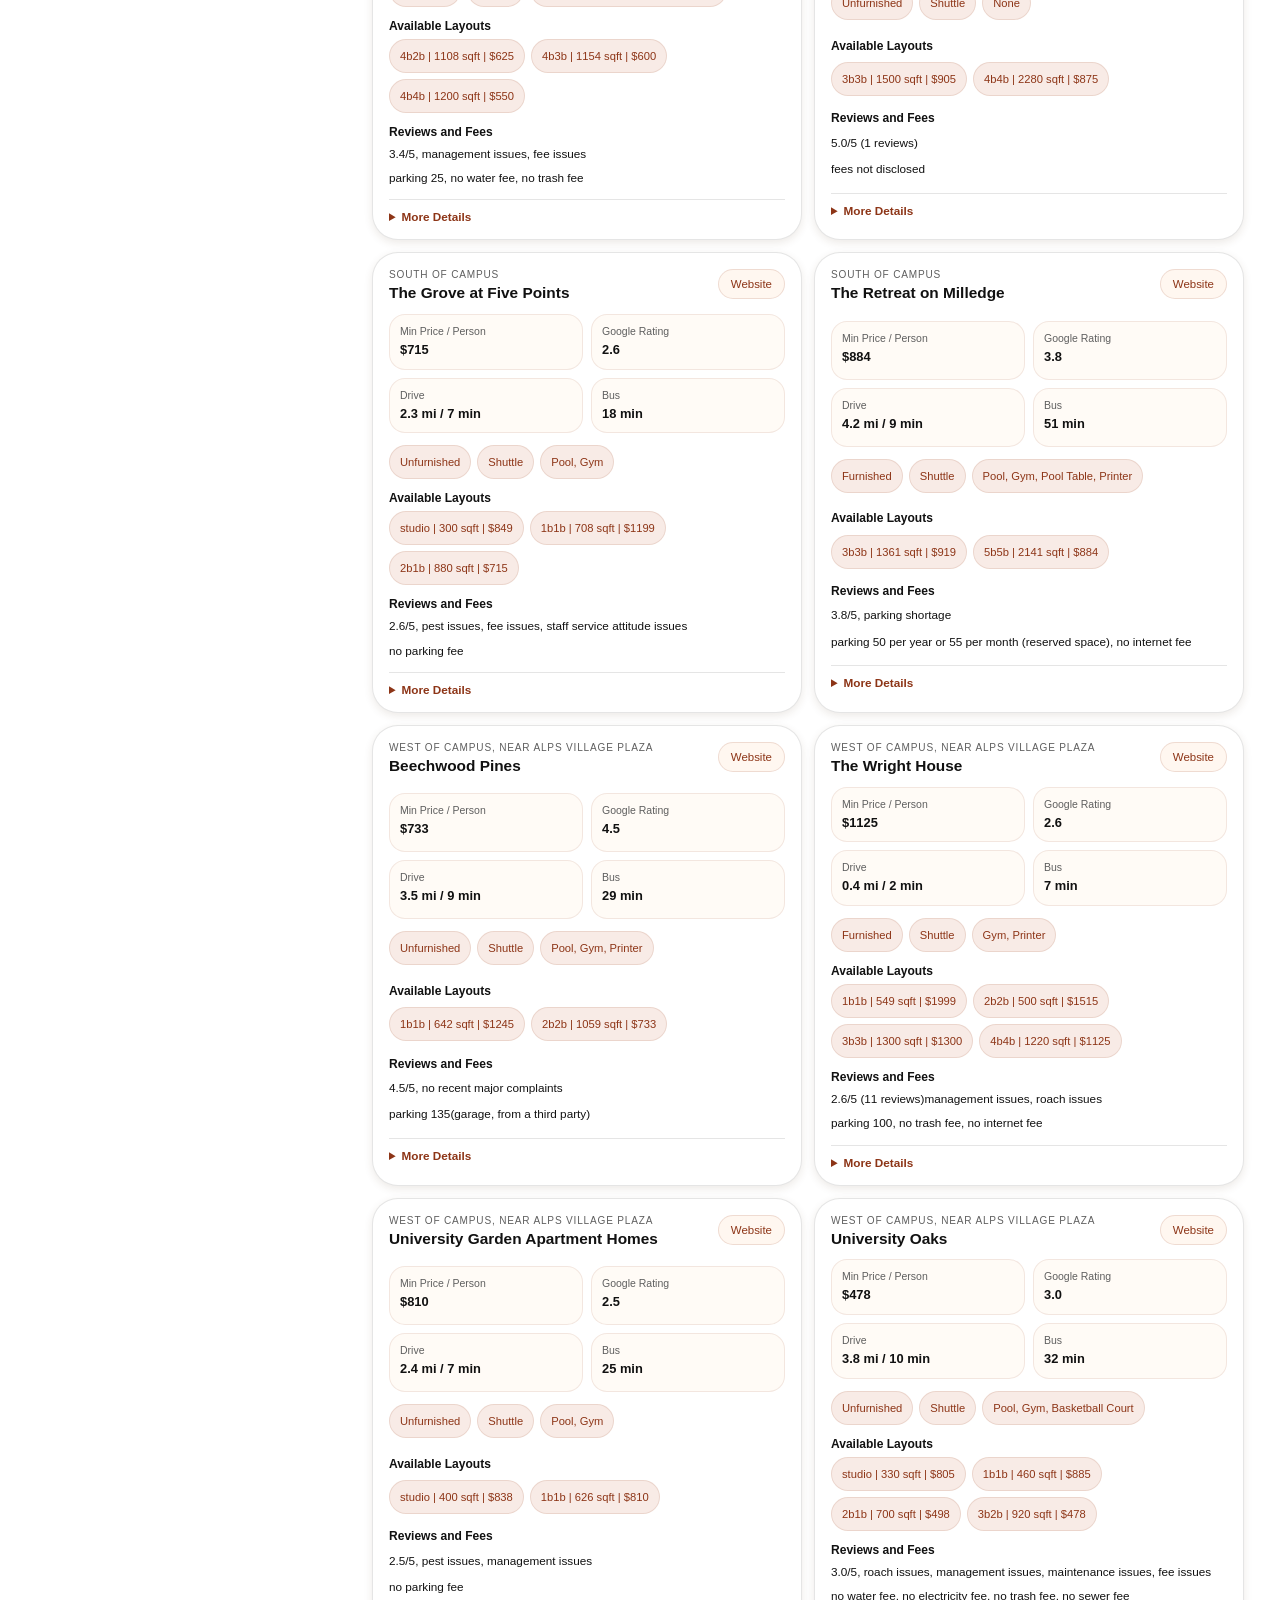
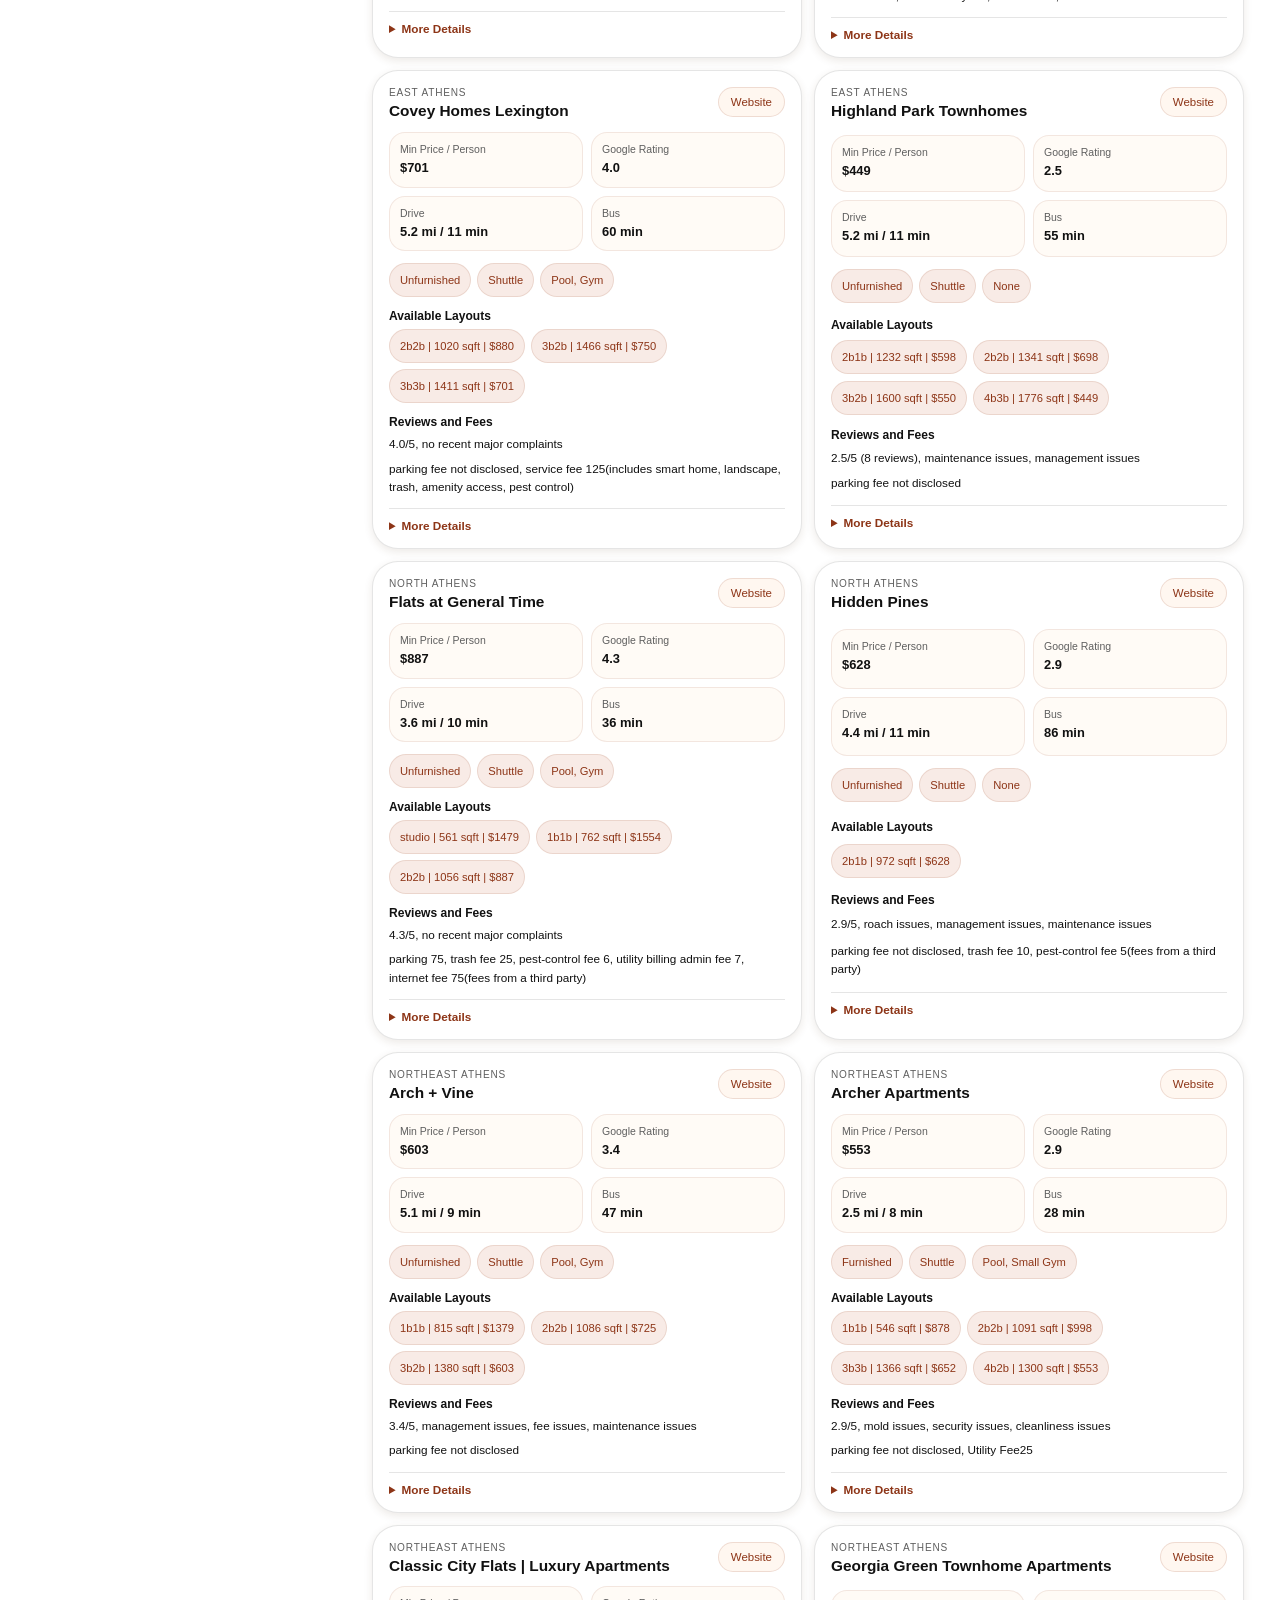
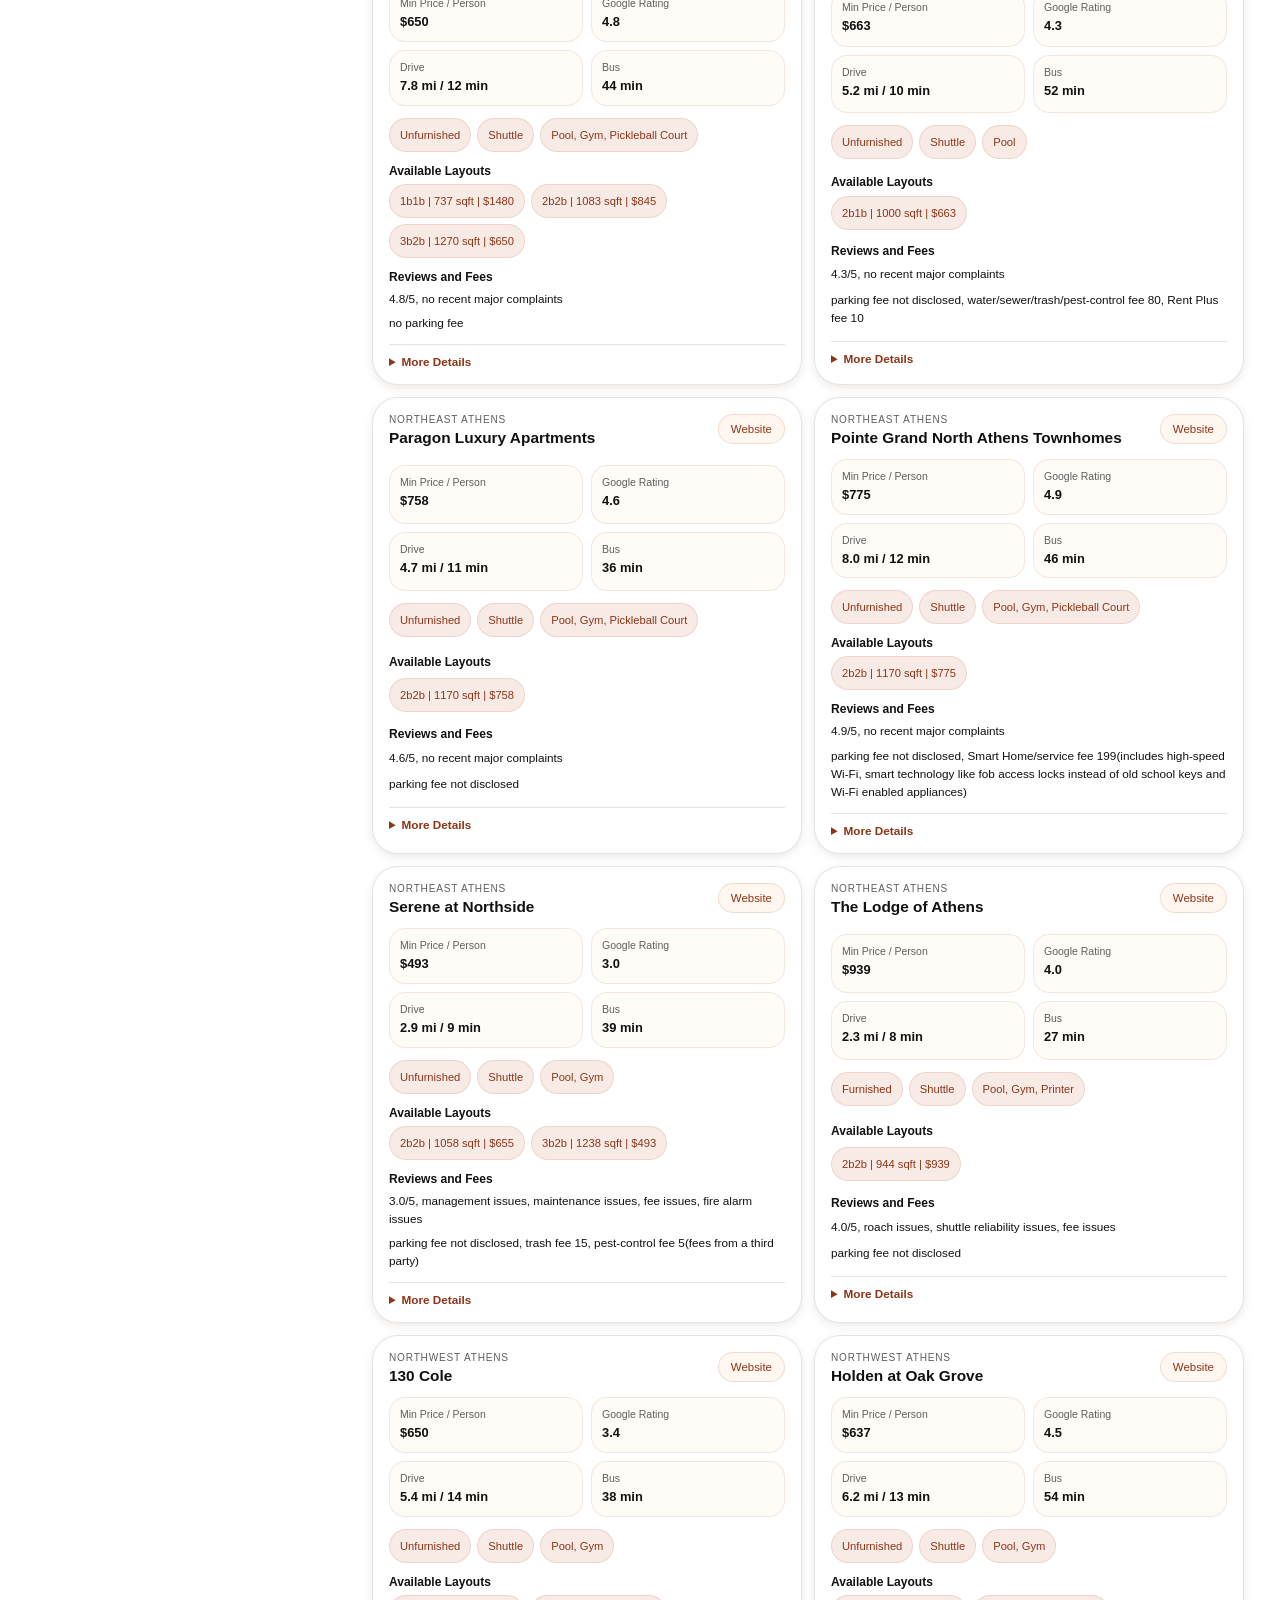
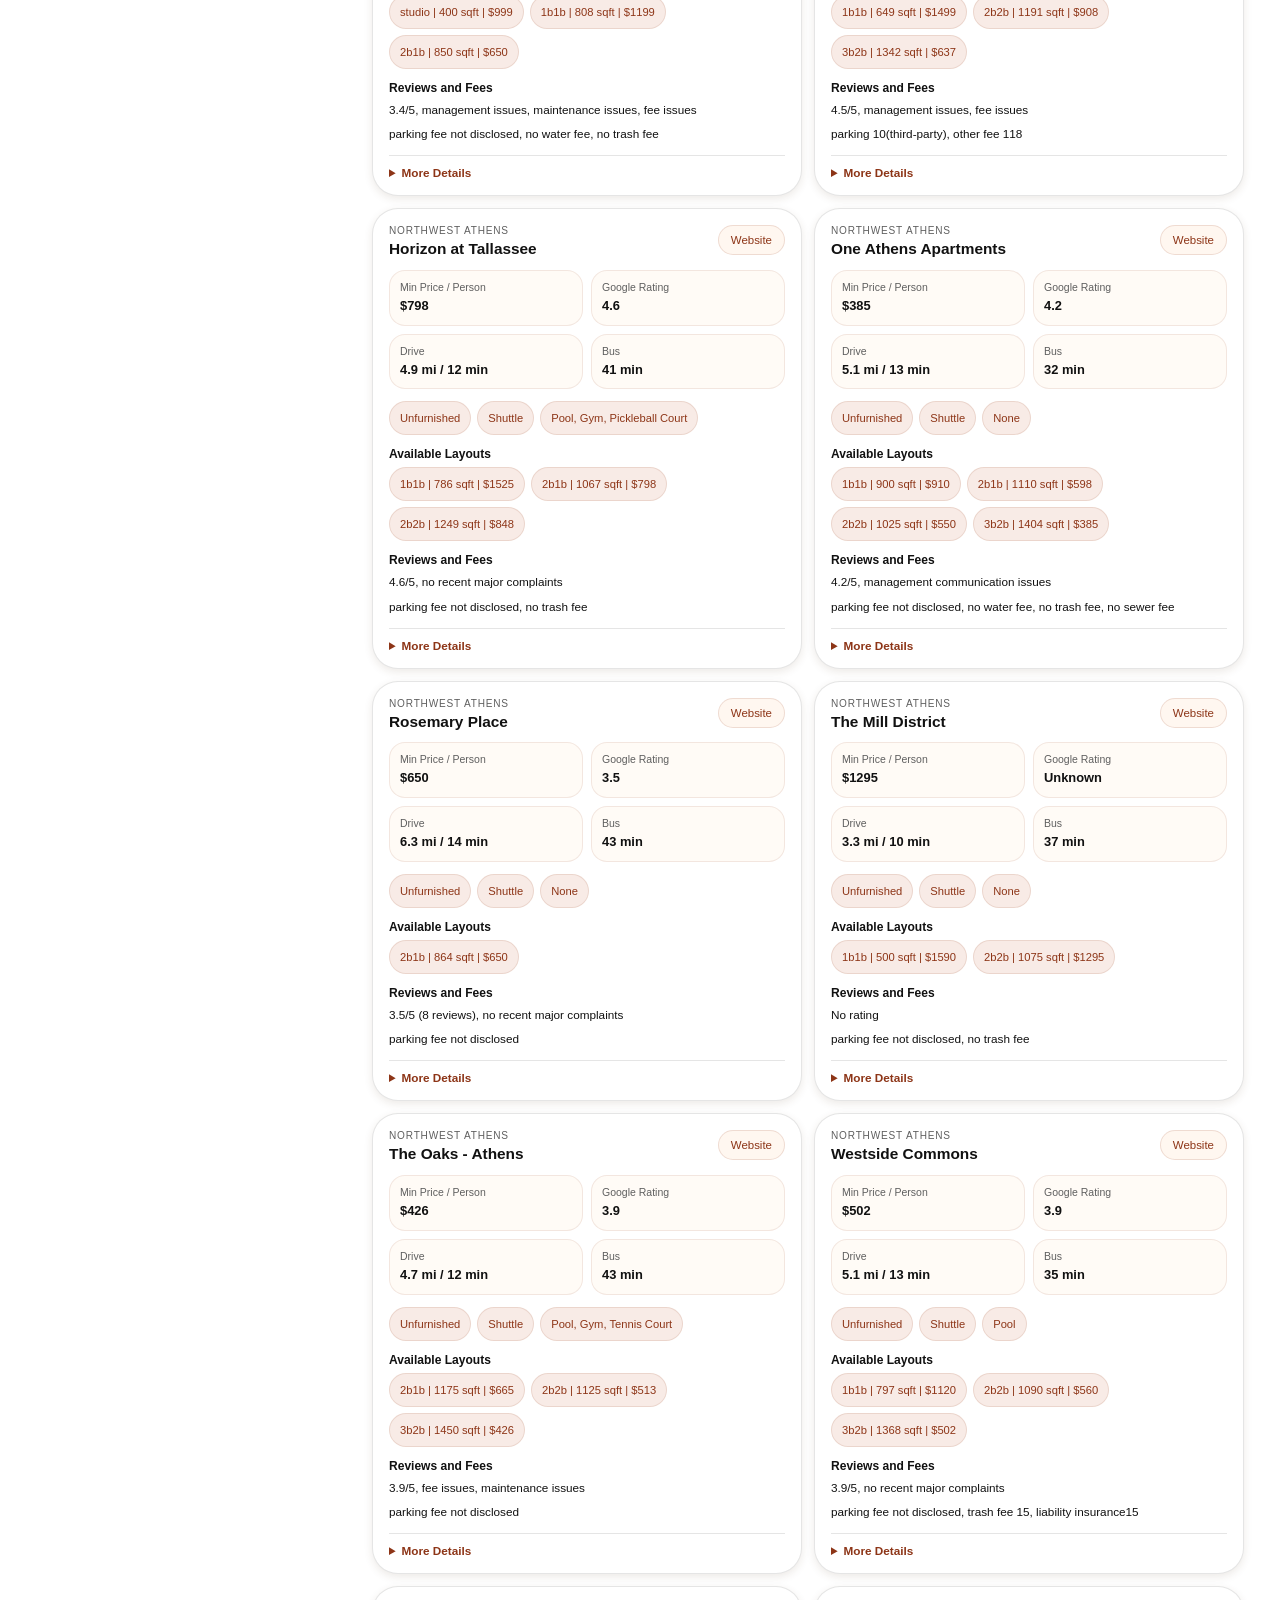
<file: index-en.html>
<!doctype html>
<html lang="en">
  <head>
    <meta charset="UTF-8" />
    <meta name="viewport" content="width=device-width, initial-scale=1.0" />
    <title>UGA Athens Renting</title>
    <link rel="stylesheet" href="./styles.css" />
  </head>
  <body>
    <div class="page-shell">
      <div class="page-controls">
        <button class="theme-toggle" type="button" data-theme-toggle data-theme-label-light="Dark Mode" data-theme-label-dark="Light Mode">Dark Mode</button>
        <a class="language-toggle" href="./index.html">Chinese</a>
      </div>

      <section class="star-banner">
        <div class="star-banner__body">
          <p class="star-banner__eyebrow">Support This Project</p>
          <h2 class="star-banner__title">If this free open-source UGA Athens housing guide saved you time, please give the project a star.</h2>
          <p class="star-banner__text">The repo is at <a href="https://github.com/liaoyanqing666/UGA_Athens_Renting" target="_blank" rel="noreferrer">github.com/liaoyanqing666/UGA_Athens_Renting</a>. If you spot issues or have suggestions, open an <a href="https://github.com/liaoyanqing666/UGA_Athens_Renting/issues" target="_blank" rel="noreferrer">Issue</a>. If you want to update the dataset, read <a href="./update-en.html">how to update the data</a>.</p>
        </div>
        <a class="star-banner__action" href="https://github.com/liaoyanqing666/UGA_Athens_Renting" target="_blank" rel="noreferrer">Star on GitHub</a>
      </section>

      <header class="hero">
        <div class="hero__copy">
          <p class="eyebrow">UGA Athens Renting</p>
          <h1 class="hero__title">Fall 2026 UGA Athens Apartment Guide</h1>
          <p class="hero__text">This website is an extremely detailed investigation carried out by the project author in the process of renting a house, which is now free and open source for all students to use together. This English site reads directly from the translated spreadsheet, which may has some translation problem. The data was collected manually by the project authors, so it could be wrong or out of date, Welcome to <a href = "https://github.com/liaoyanqing666/UGA_Athens_Renting" target = "_blank" rel = "noreferrer" >Github</a> to contribute to the project!</p>
          <div class="hero__actions">
            <a class="hero-action hero-action--primary" href="./table-en.html">Open Spreadsheet View</a>
            <a class="hero-action" href="https://www.google.com/maps/d/edit?mid=1ElvrvsTxiH1iveZPIXRRwbUoSX28s9g&usp=sharing" target="_blank" rel="noreferrer">Open Map</a>
            <a class="hero-action" href="./update-en.html">Update Data</a>
          </div>
        </div>

        <div class="hero__stats">
          <div class="stat">
            <span class="stat__label">Total Apartments</span>
            <strong id="stat-total">-</strong>
          </div>
          <div class="stat">
            <span class="stat__label">Current Results</span>
            <strong id="stat-visible">-</strong>
          </div>
          <div class="stat">
            <span class="stat__label">Author</span>
            <strong><a class="stat__link" href="https://github.com/liaoyanqing666" target="_blank" rel="noreferrer">Siyuan Li (liaoyanqing666)</a></strong>
          </div>
        </div>
      </header>

      <details class="panel panel--map map-panel">
        <summary class="map-panel__summary">
          <div>
            <p class="panel__eyebrow">Map</p>
            <h2>Apartment Map</h2>
          </div>
          <span class="map-panel__toggle">Expand / Collapse</span>
        </summary>

        <div class="map-panel__content">
          <div class="section-head">
            <p class="panel__hint">Browse the embedded map here, or open the full Google My Maps view in a new tab.</p>
            <a class="ghost-button ghost-button--link" href="https://www.google.com/maps/d/edit?mid=1ElvrvsTxiH1iveZPIXRRwbUoSX28s9g&usp=sharing" target="_blank" rel="noreferrer">Open in New Tab</a>
          </div>
          <div class="map-frame">
            <iframe title="UGA Athens Apartments Map" src="https://www.google.com/maps/d/embed?mid=1ElvrvsTxiH1iveZPIXRRwbUoSX28s9g&usp=sharing" loading="lazy" referrerpolicy="no-referrer-when-downgrade"></iframe>
          </div>
        </div>
      </details>

      <details class="panel panel--muted panel--notes notes-panel notes-panel--en">
        <summary class="notes-panel__summary">
          <div>
            <p class="panel__eyebrow">Notes</p>
            <h2 class="panel__title">How to Read the Data</h2>
          </div>
          <span class="notes-panel__toggle">Expand / Collapse</span>
        </summary>
        <div class="notes-panel__content">
          <p class="panel__hint">This website only tracks apartment communities leased by property companies. Individual sublets and private landlords are not included.</p>
          <ul id="column-notes" class="notes-list"></ul>
        </div>
      </details>

      <main class="layout">
        <aside class="filters">
          <div class="panel panel--filters">
            <div class="panel__header">
              <div>
                <p class="panel__eyebrow">Filters</p>
                <h2 class="panel__title">Filter Apartments</h2>
              </div>
              <button id="reset-filters" class="ghost-button" type="button">Reset</button>
            </div>

            <div class="field-grid">
              <label class="field field--search">
                <span>Keyword</span>
                <input id="filter-search" type="search" placeholder="Apartment, notes, amenities" />
              </label>

              <label class="field">
                <span>Furnishing</span>
                <select id="filter-furnished">
                  <option value="">All</option>
                  <option value="Furnished">Furnished</option>
                  <option value="Unfurnished">Unfurnished</option>
                  <option value="Mixed Furnished / Unfurnished">Mixed Furnished / Unfurnished</option>
                </select>
              </label>

              <label class="field">
                <span>Max Min Price / Person (USD)</span>
                <input id="filter-max-price" type="number" min="0" step="1" placeholder="e.g. 1000" />
              </label>

              <label class="field">
                <span>Min Google Rating</span>
                <input id="filter-min-rating" type="number" min="0" max="5" step="0.1" placeholder="e.g. 4.0" />
              </label>

              <label class="field">
                <span>Max Drive Time (min)</span>
                <input id="filter-max-drive" type="number" min="0" step="1" placeholder="e.g. 15" />
              </label>

              <label class="field">
                <span>Max Bus Time (min)</span>
                <input id="filter-max-bus" type="number" min="0" step="1" placeholder="e.g. 30" />
              </label>

              <label class="field">
                <span>Sort By</span>
                <select id="sort-by">
                  <option value="region-asc">Region</option>
                  <option value="price-asc">Lowest Price</option>
                  <option value="rating-desc">Highest Rating</option>
                  <option value="drive-asc">Shortest Drive</option>
                  <option value="bus-asc">Shortest Bus Ride</option>
                  <option value="name-asc">Name A-Z</option>
                </select>
              </label>
            </div>

            <div class="check-grid">
              <details class="check-dropdown">
                <summary>Regions</summary>
                <div id="filter-region-group" class="check-list"></div>
              </details>

              <details class="check-dropdown">
                <summary>Layouts</summary>
                <div id="filter-layout-group" class="check-list"></div>
              </details>
            </div>
          </div>
        </aside>

        <section class="results">
          <div class="results-head">
            <div>
              <p class="results-head__eyebrow">Listings</p>
              <h2 class="panel__title">Apartment Results</h2>
            </div>
            <div id="results-meta" class="results-meta"></div>
          </div>
          <div id="cards" class="cards"></div>
        </section>
      </main>
    </div>

    <template id="card-template">
      <article class="card">
        <div class="card__top">
          <div class="card__heading">
            <p class="card__region"></p>
            <h3 class="card__title"></h3>
          </div>
          <a class="card__link" target="_blank" rel="noreferrer">Website</a>
        </div>

        <div class="metric-grid">
          <div class="metric">
            <span class="metric__label">Min Price / Person</span>
            <strong class="metric__value metric__price"></strong>
          </div>
          <div class="metric">
            <span class="metric__label">Google Rating</span>
            <strong class="metric__value metric__rating"></strong>
          </div>
          <div class="metric">
            <span class="metric__label">Drive</span>
            <strong class="metric__value metric__drive"></strong>
          </div>
          <div class="metric">
            <span class="metric__label">Bus</span>
            <strong class="metric__value metric__bus"></strong>
          </div>
        </div>

        <div class="tags card__tags"></div>

        <div class="card__section">
          <h4>Available Layouts</h4>
          <div class="unit-list"></div>
        </div>

        <div class="card__section">
          <h4>Reviews and Fees</h4>
          <p class="card__reviews"></p>
          <p class="card__fees"></p>
        </div>

        <details class="details">
          <summary>More Details</summary>
          <div class="details__content">
            <p><strong>Location:</strong> <span class="card__location"></span></p>
            <p><strong>Amenities:</strong> <span class="card__amenities"></span></p>
            <p><strong>Notes:</strong> <span class="card__notes"></span></p>
            <p><strong>Raw Commute:</strong> <span class="card__raw-commute"></span></p>
          </div>
        </details>
      </article>
    </template>

    <script src="./theme.js" type="module"></script>
    <script src="./script-en.js" type="module"></script>
  </body>
</html>
</file>
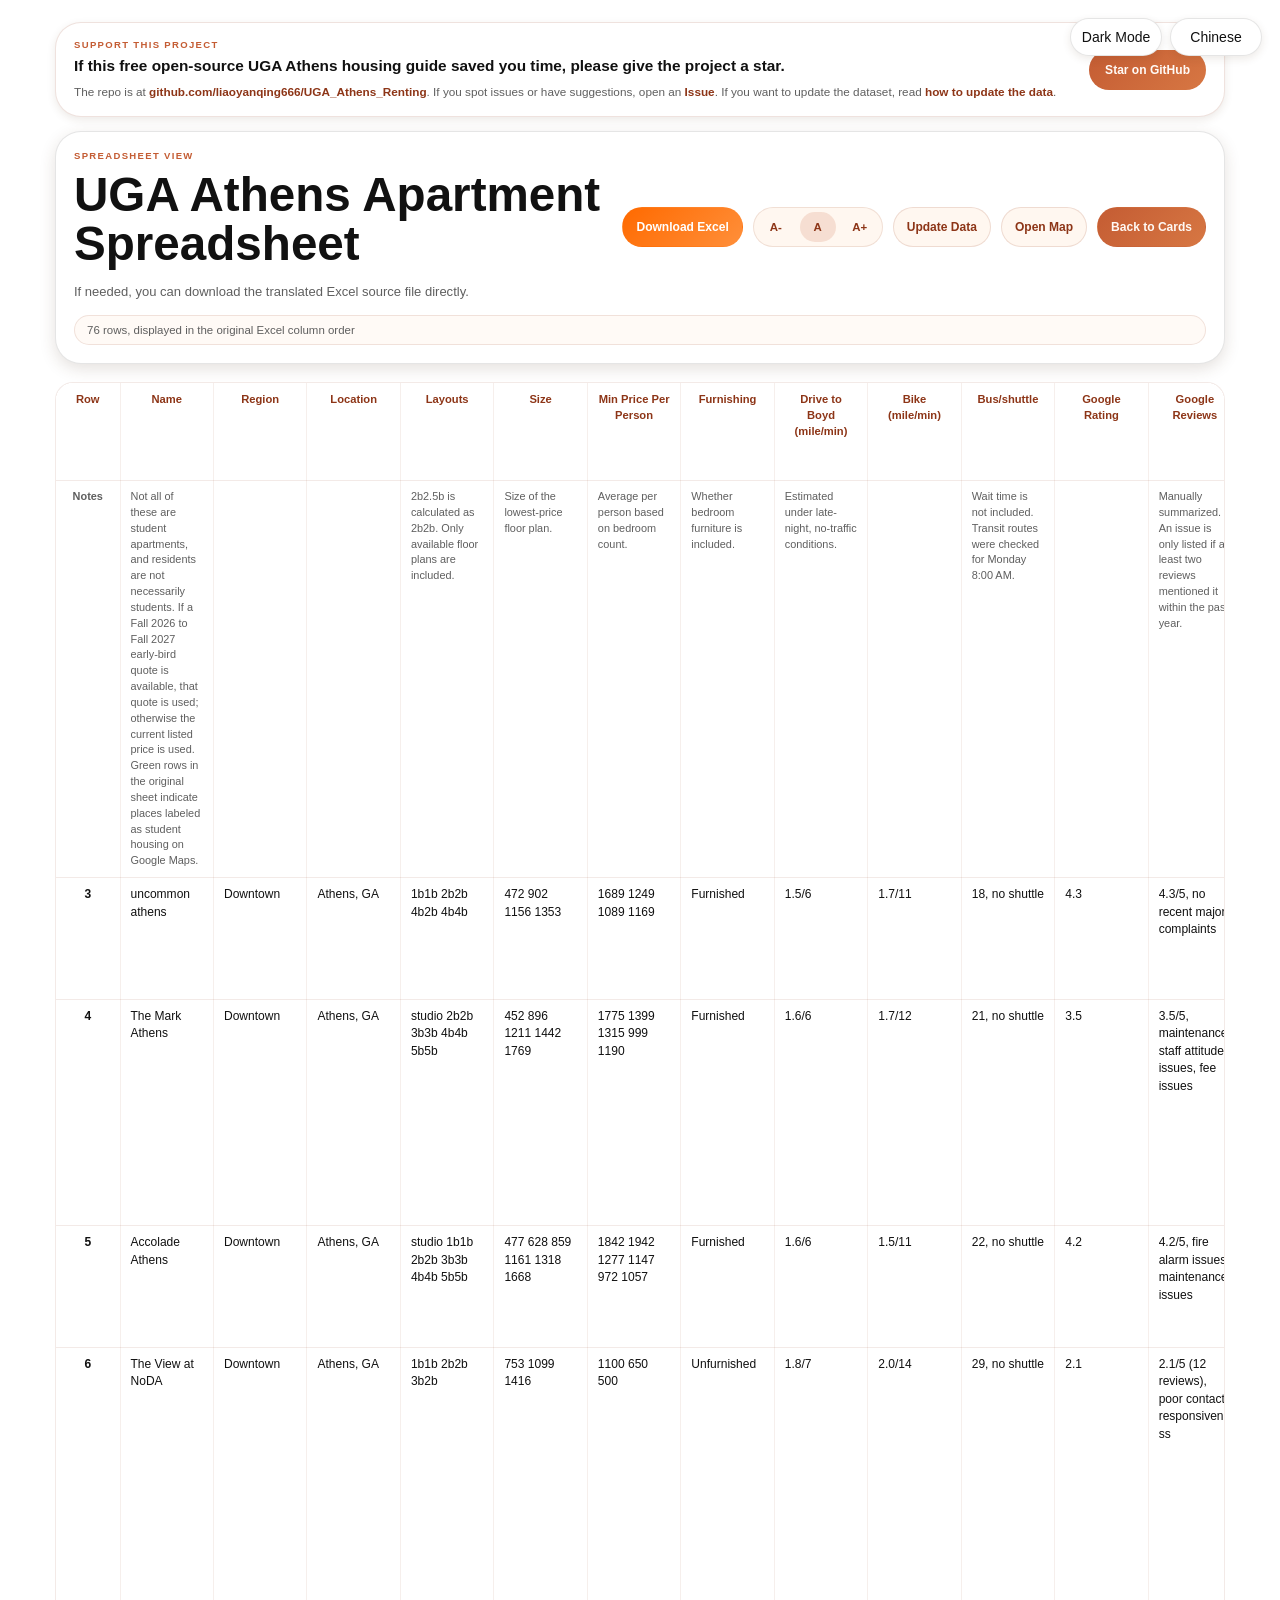
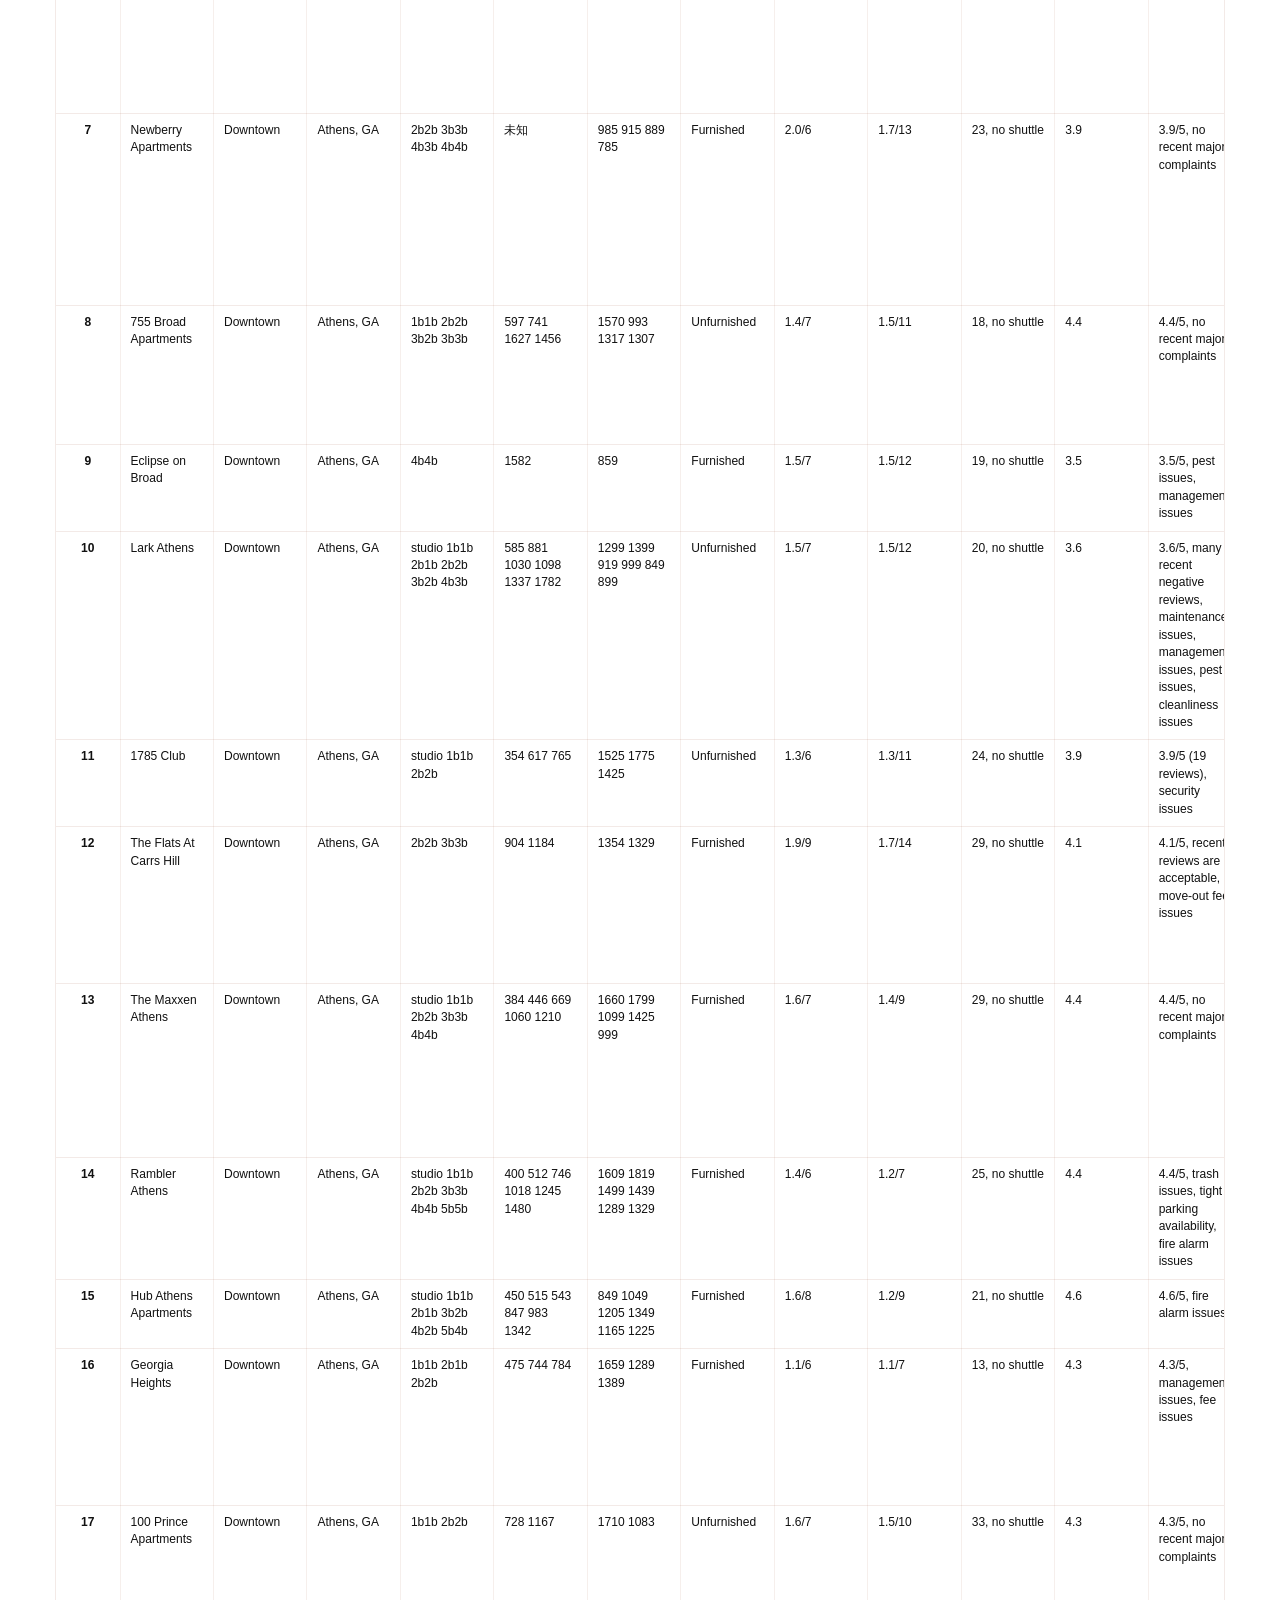
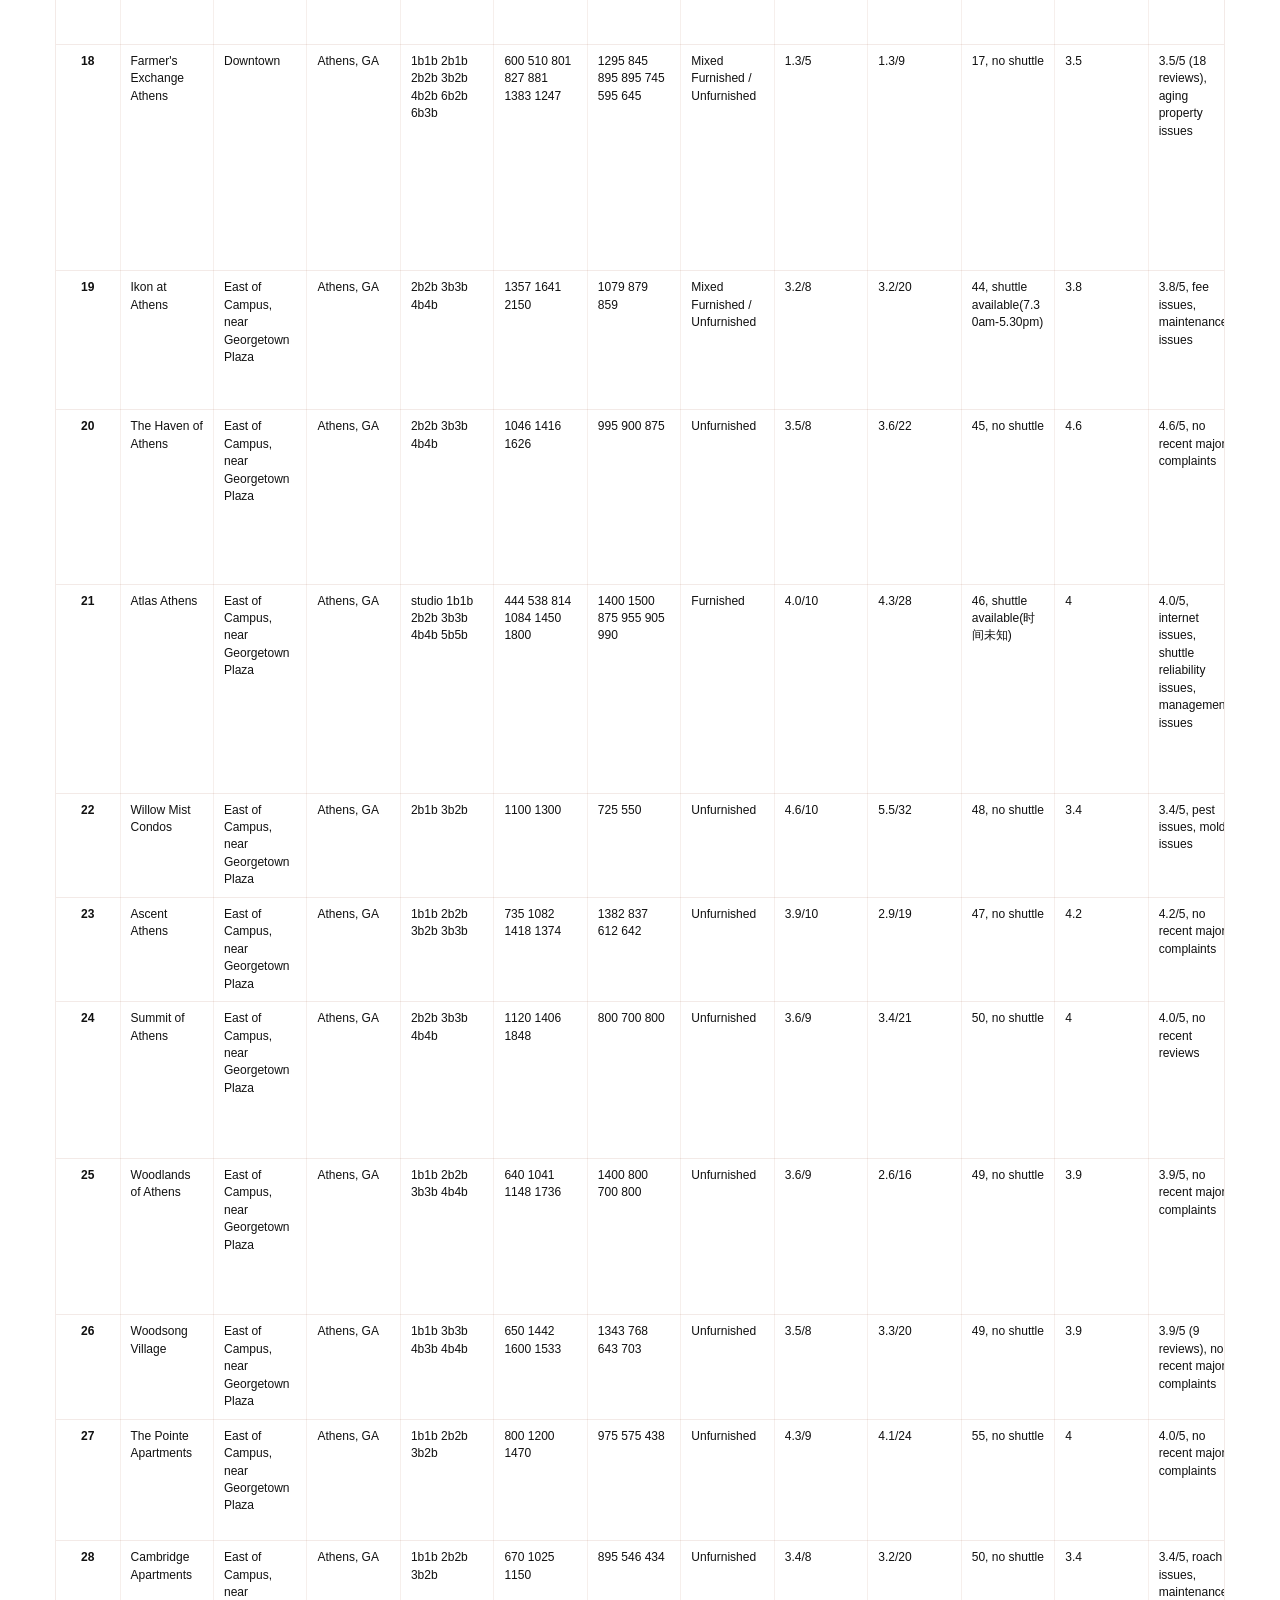
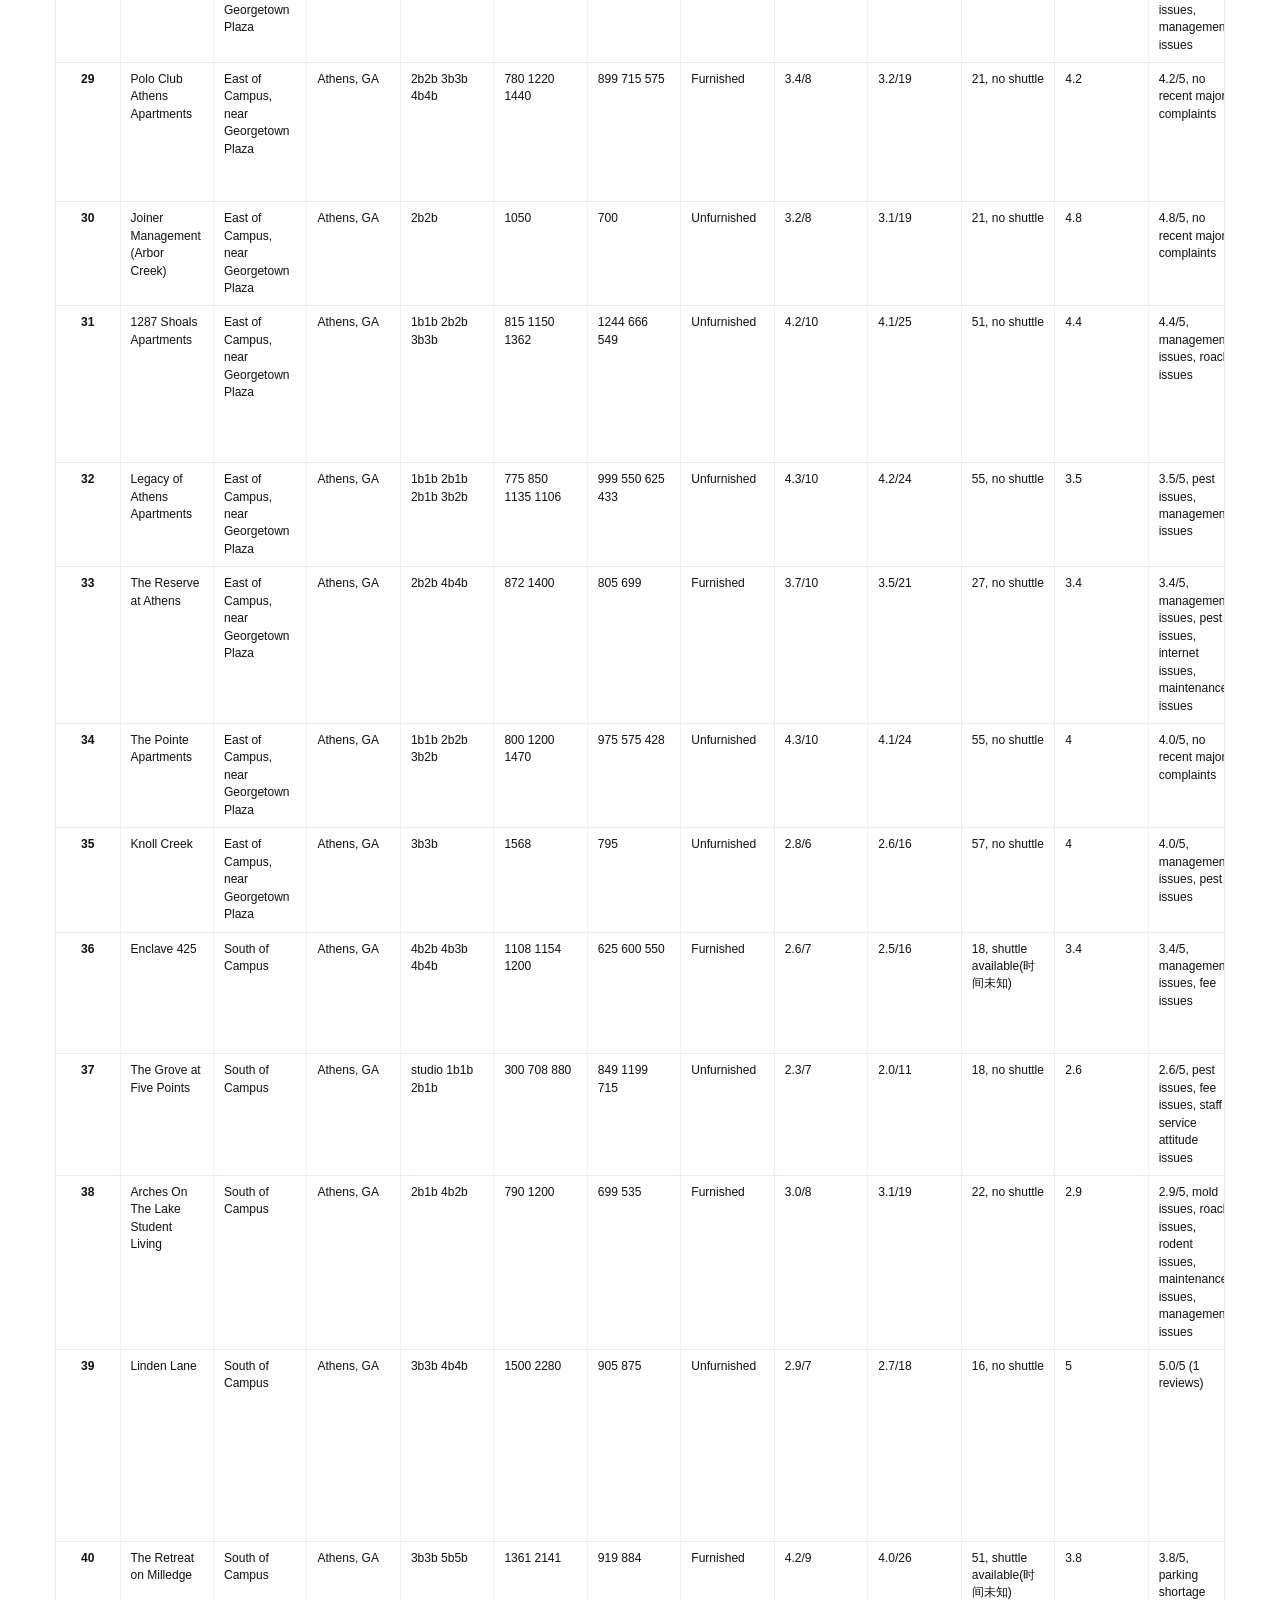
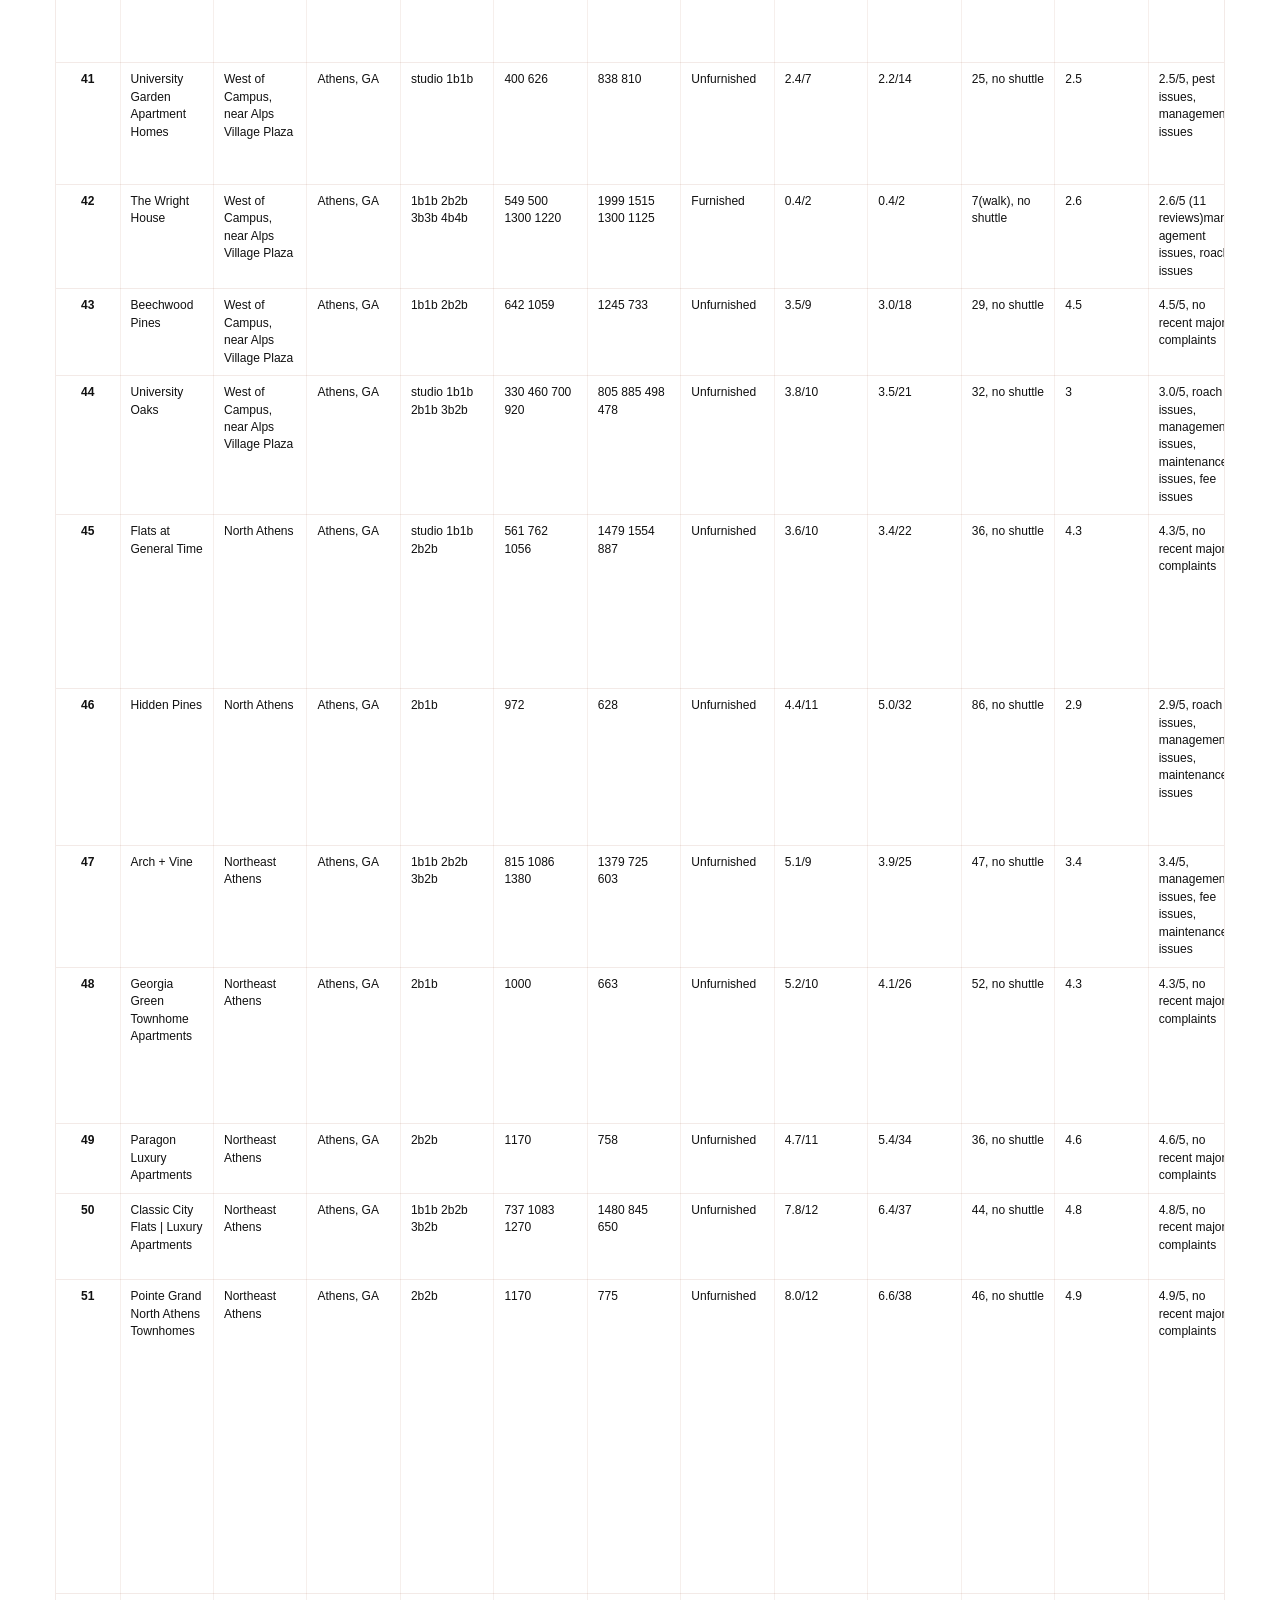
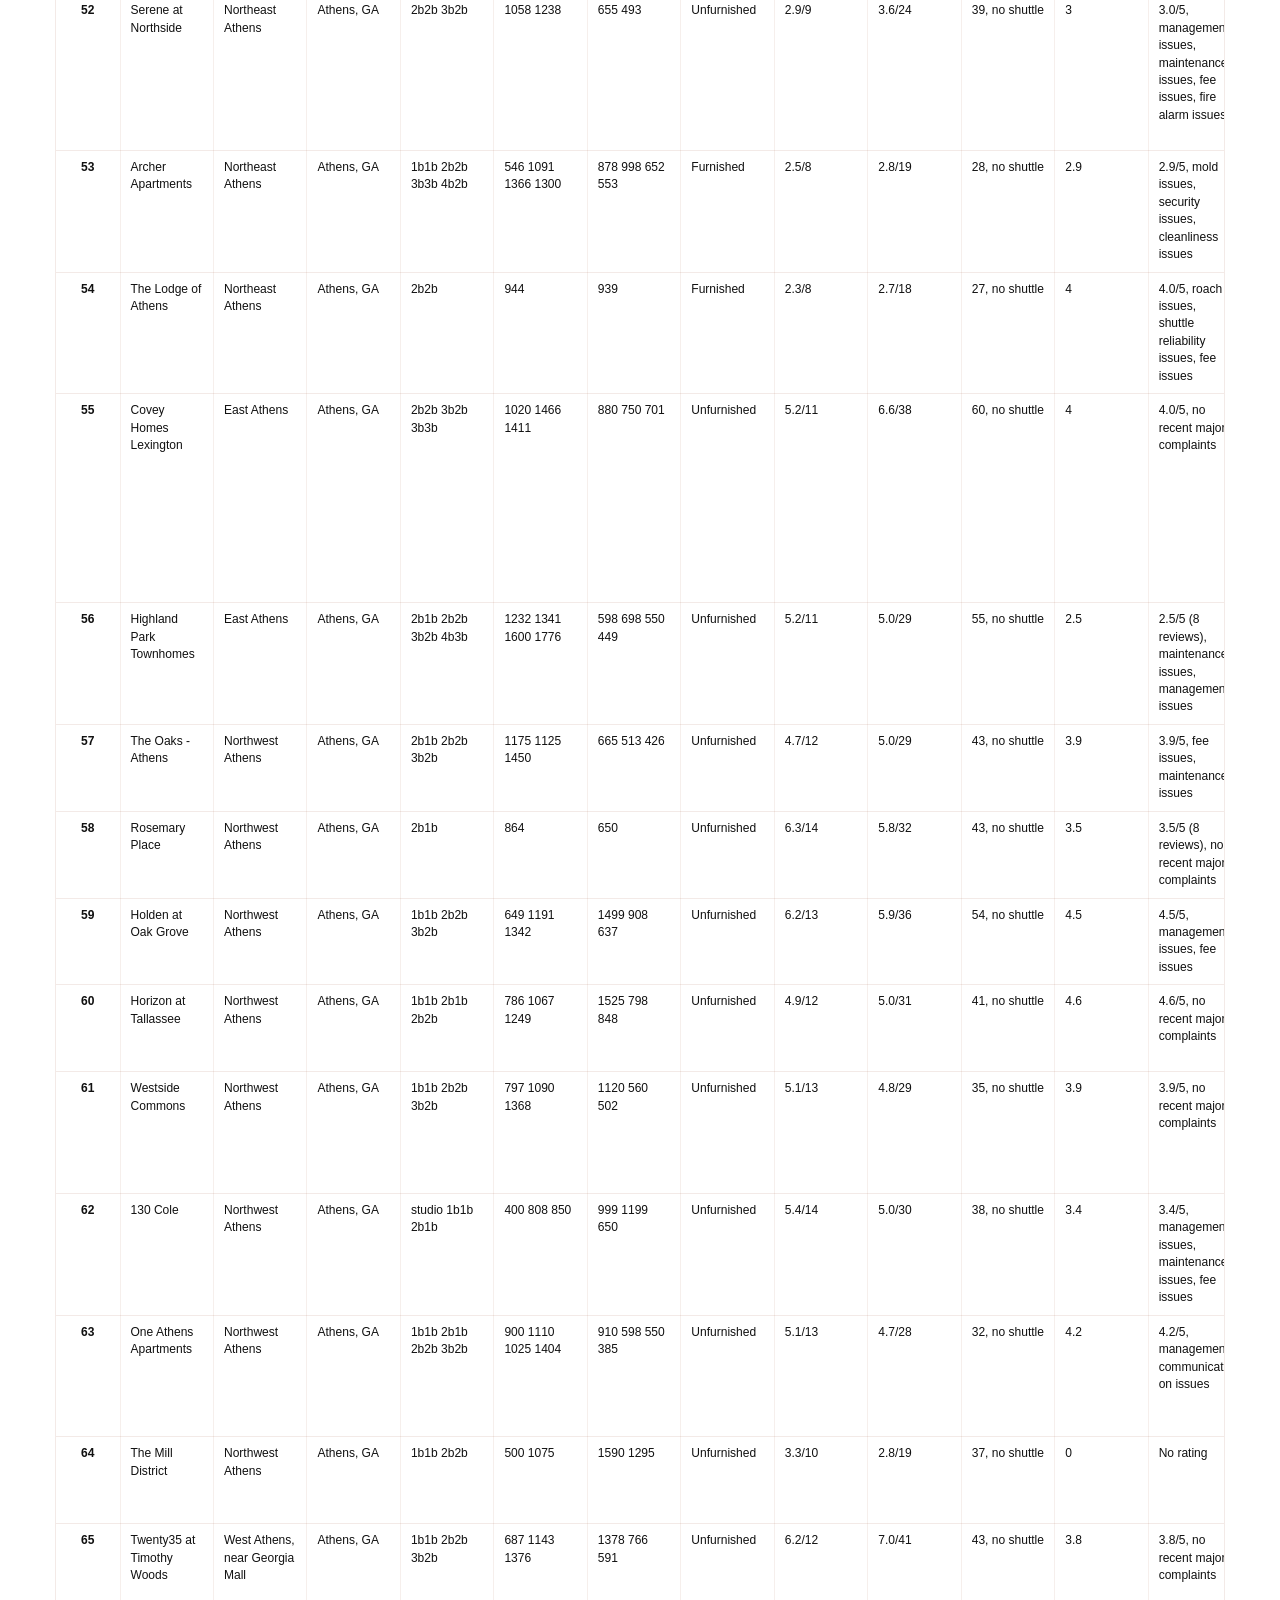
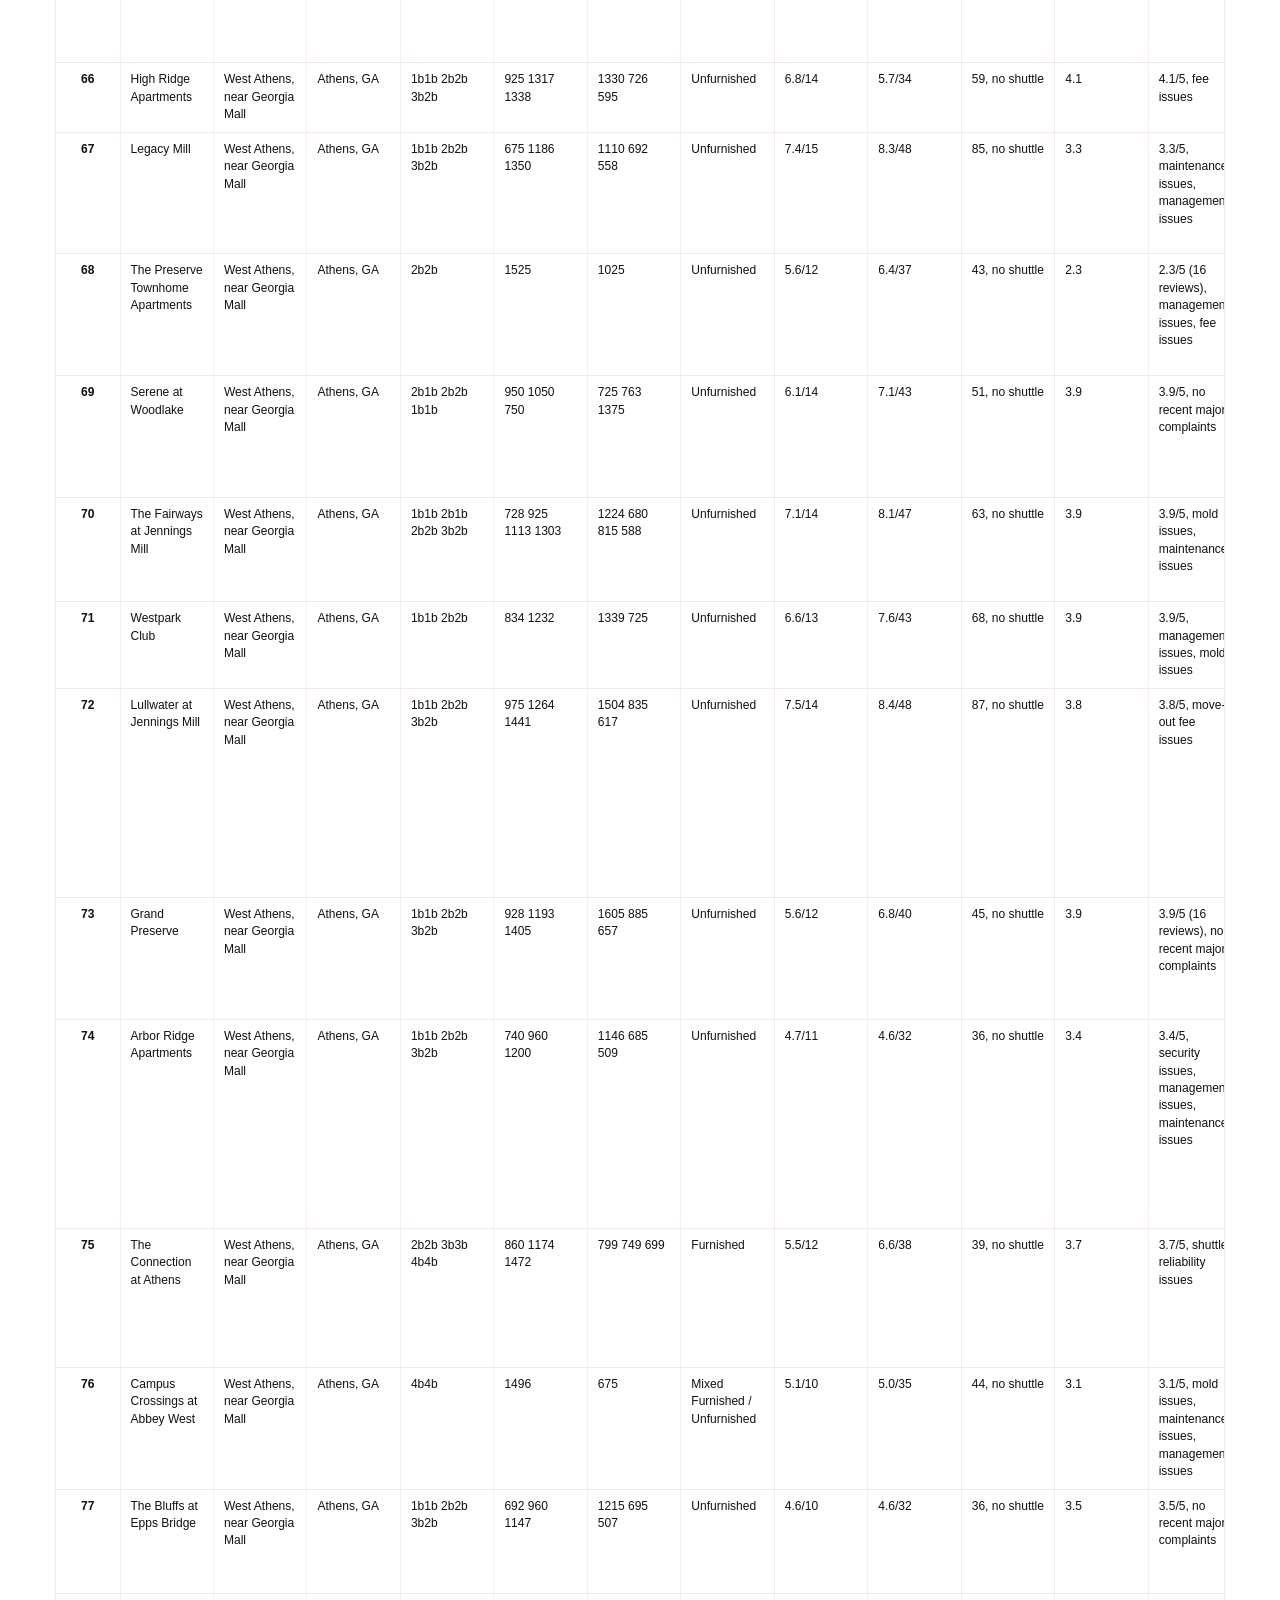
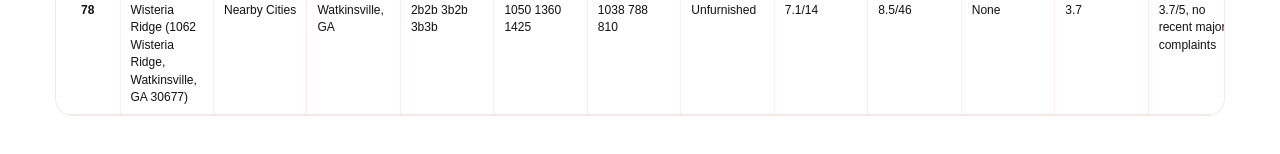
<file: table-en.html>
<!doctype html>
<html lang="en">
  <head>
    <meta charset="UTF-8" />
    <meta name="viewport" content="width=device-width, initial-scale=1.0" />
    <title>UGA Athens Spreadsheet</title>
    <link rel="stylesheet" href="./styles.css" />
  </head>
  <body>
    <div class="page-shell sheet-page">
      <div class="page-controls">
        <button class="theme-toggle" type="button" data-theme-toggle data-theme-label-light="Dark Mode" data-theme-label-dark="Light Mode">Dark Mode</button>
        <a class="language-toggle" href="./table.html">Chinese</a>
      </div>

      <section class="star-banner">
        <div class="star-banner__body">
          <p class="star-banner__eyebrow">Support This Project</p>
          <h2 class="star-banner__title">If this free open-source UGA Athens housing guide saved you time, please give the project a star.</h2>
          <p class="star-banner__text">The repo is at <a href="https://github.com/liaoyanqing666/UGA_Athens_Renting" target="_blank" rel="noreferrer">github.com/liaoyanqing666/UGA_Athens_Renting</a>. If you spot issues or have suggestions, open an <a href="https://github.com/liaoyanqing666/UGA_Athens_Renting/issues" target="_blank" rel="noreferrer">Issue</a>. If you want to update the dataset, read <a href="./update-en.html">how to update the data</a>.</p>
        </div>
        <a class="star-banner__action" href="https://github.com/liaoyanqing666/UGA_Athens_Renting" target="_blank" rel="noreferrer">Star on GitHub</a>
      </section>

      <header class="panel sheet-hero">
        <div class="sheet-toolbar">
          <div>
            <p class="eyebrow">Spreadsheet View</p>
            <h1 class="hero__title">UGA Athens Apartment Spreadsheet</h1>
            <p class="hero__text">If needed, you can download the translated Excel source file directly.</p>
          </div>
          <div class="sheet-actions">
            <a class="hero-action hero-action--accent" href="./26fall%20renting%20EN.xlsx" download>Download Excel</a>
            <div class="font-controls" aria-label="Adjust table font size">
              <button class="font-control" type="button" data-font-scale="0.9">A-</button>
              <button class="font-control is-active" type="button" data-font-scale="1">A</button>
              <button class="font-control" type="button" data-font-scale="1.12">A+</button>
            </div>
            <a class="hero-action" href="./update-en.html">Update Data</a>
            <a class="hero-action" href="https://www.google.com/maps/d/edit?mid=1ElvrvsTxiH1iveZPIXRRwbUoSX28s9g&usp=sharing" target="_blank" rel="noreferrer">Open Map</a>
            <a class="hero-action hero-action--primary" href="./index-en.html">Back to Cards</a>
          </div>
        </div>
        <div id="sheet-meta" class="results-meta"></div>
      </header>

      <section class="sheet-grid">
        <table class="sheet-table">
          <thead id="sheet-head"></thead>
          <tbody id="sheet-body"></tbody>
        </table>
      </section>
    </div>

    <script src="./theme.js" type="module"></script>
    <script src="./table-en.js" type="module"></script>
  </body>
</html>
</file>
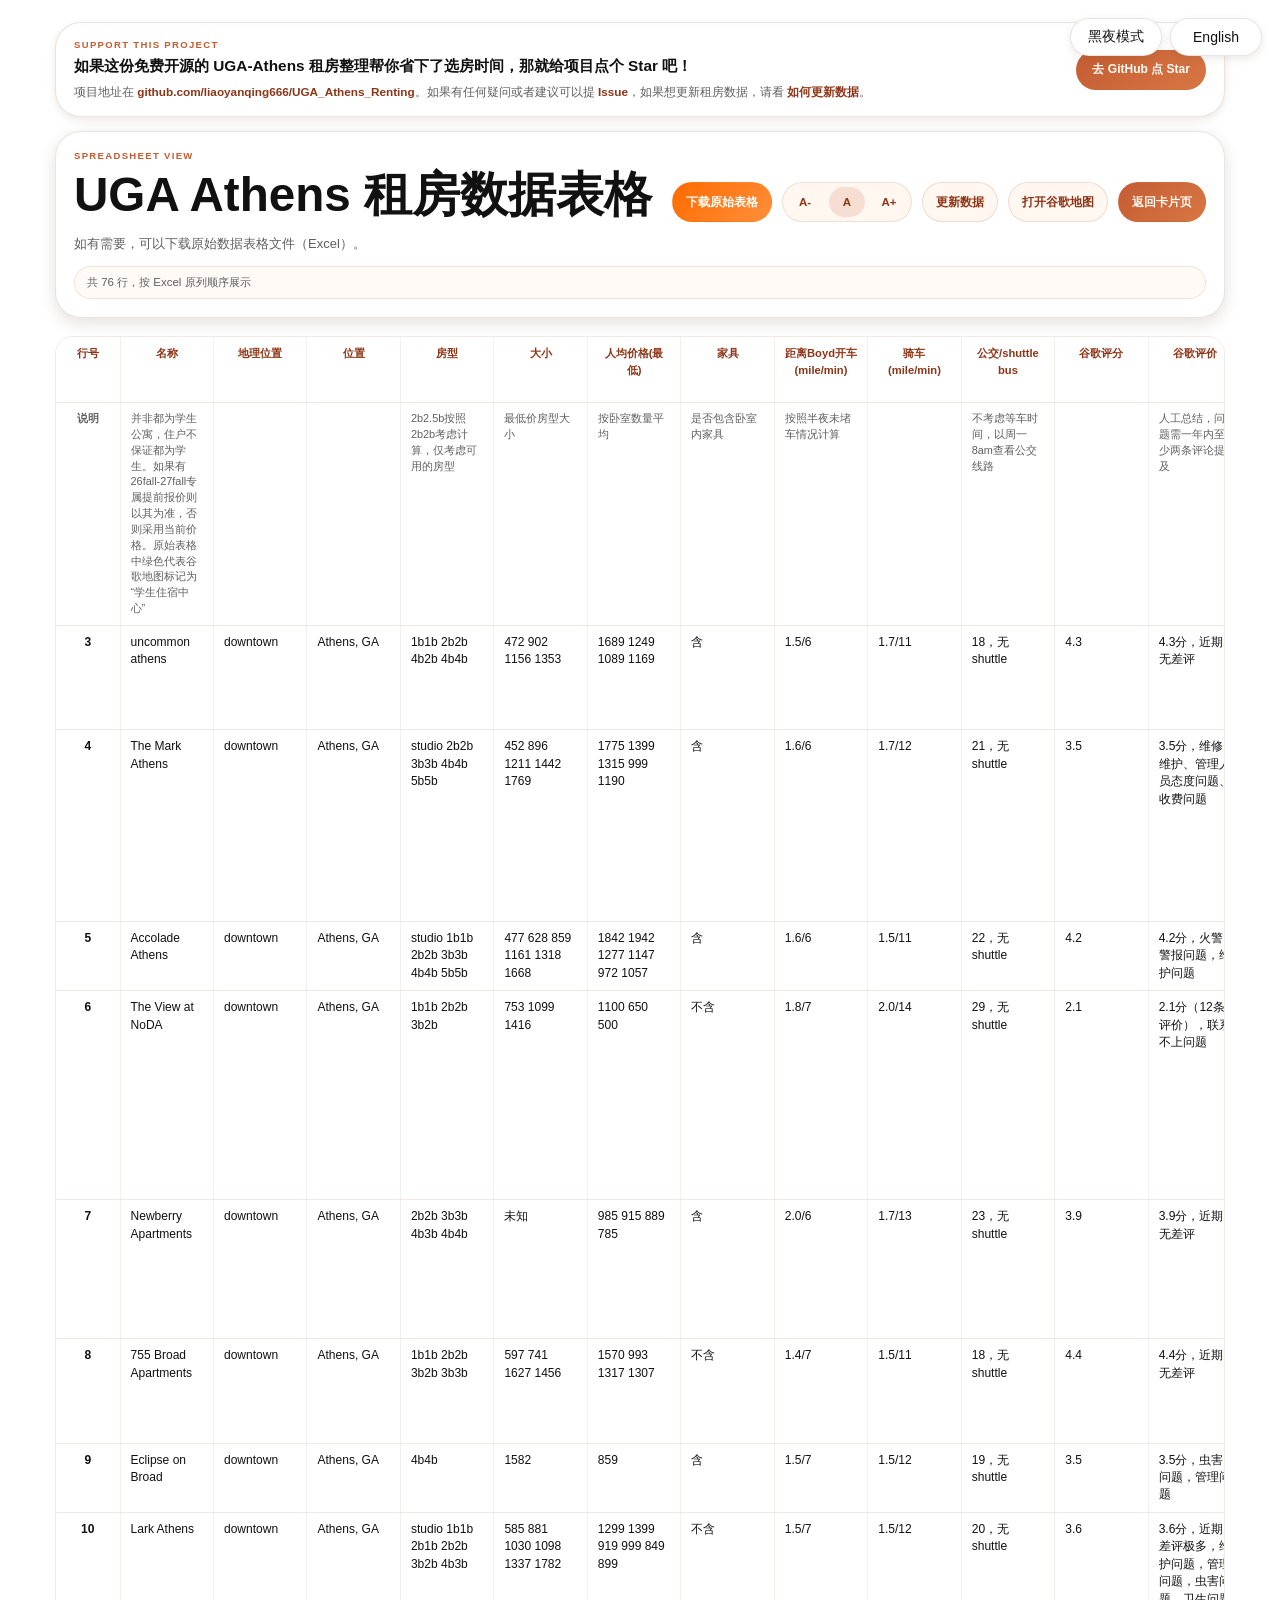
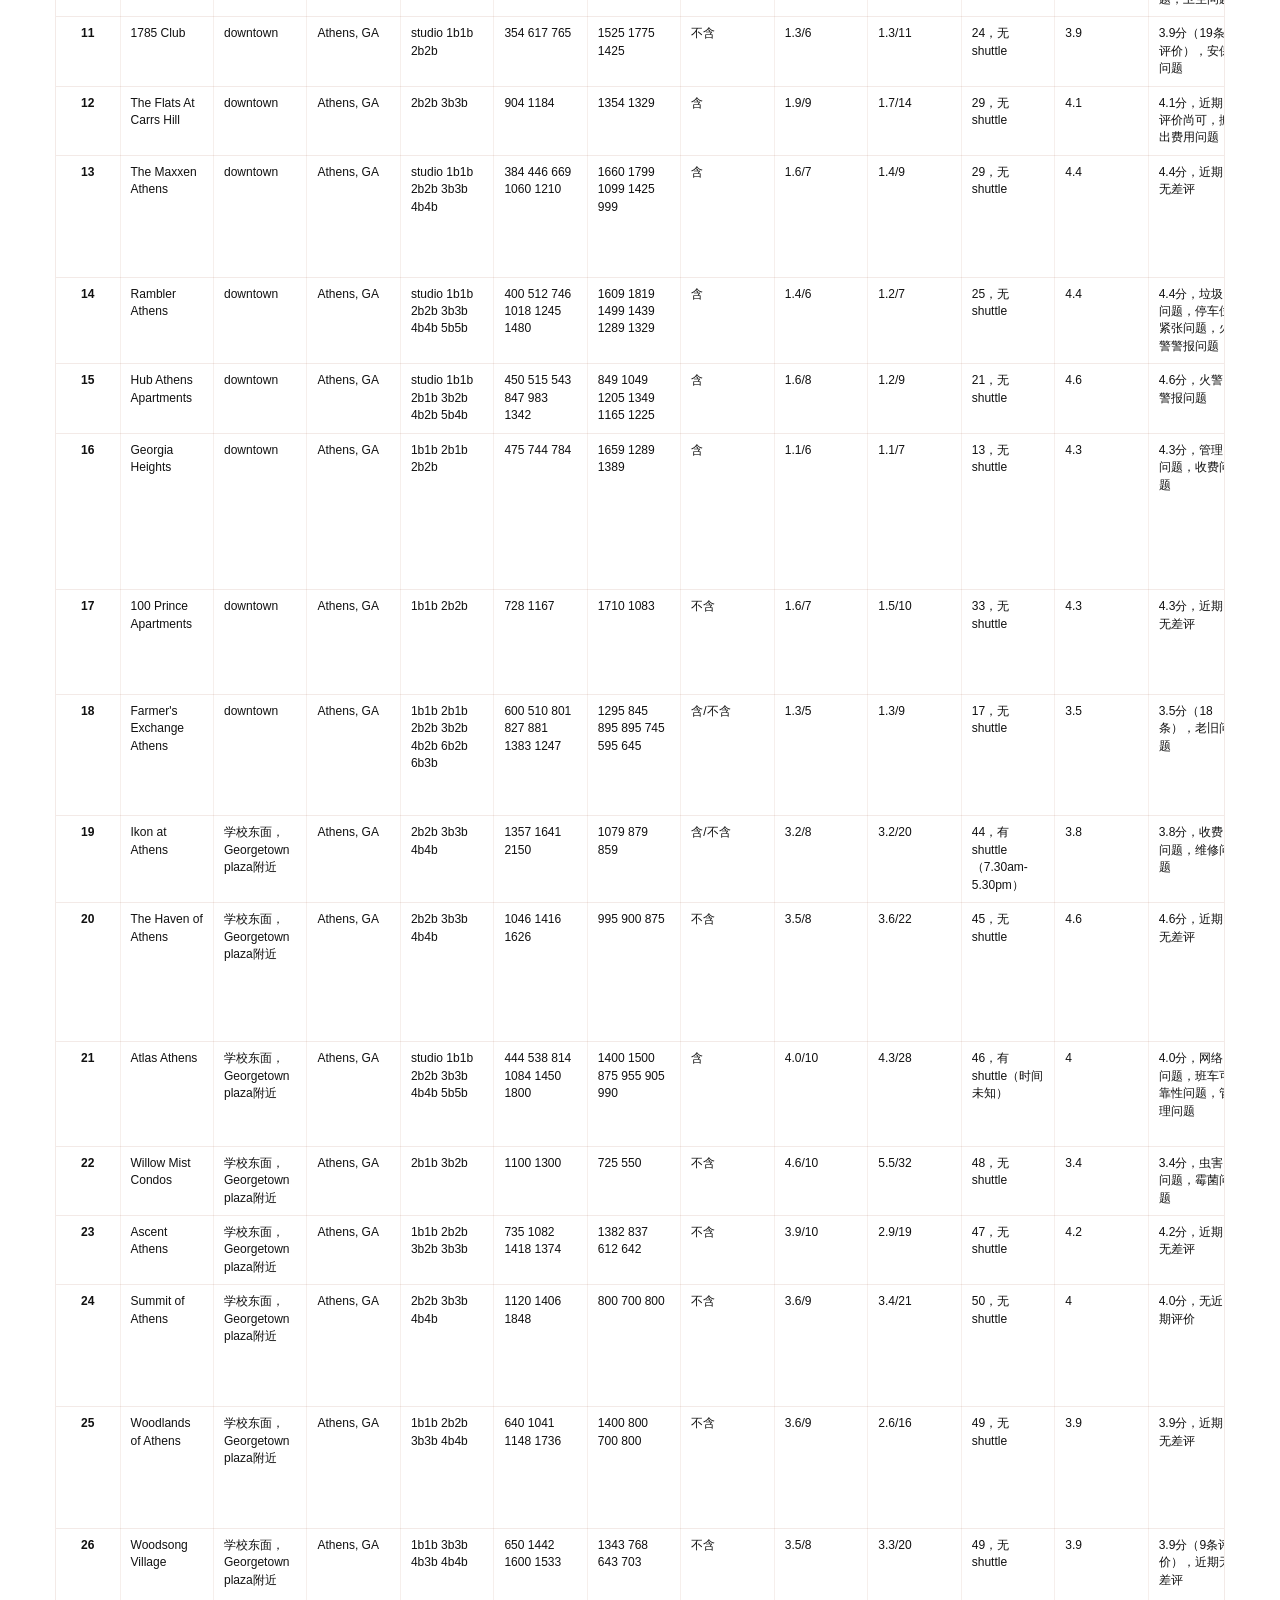
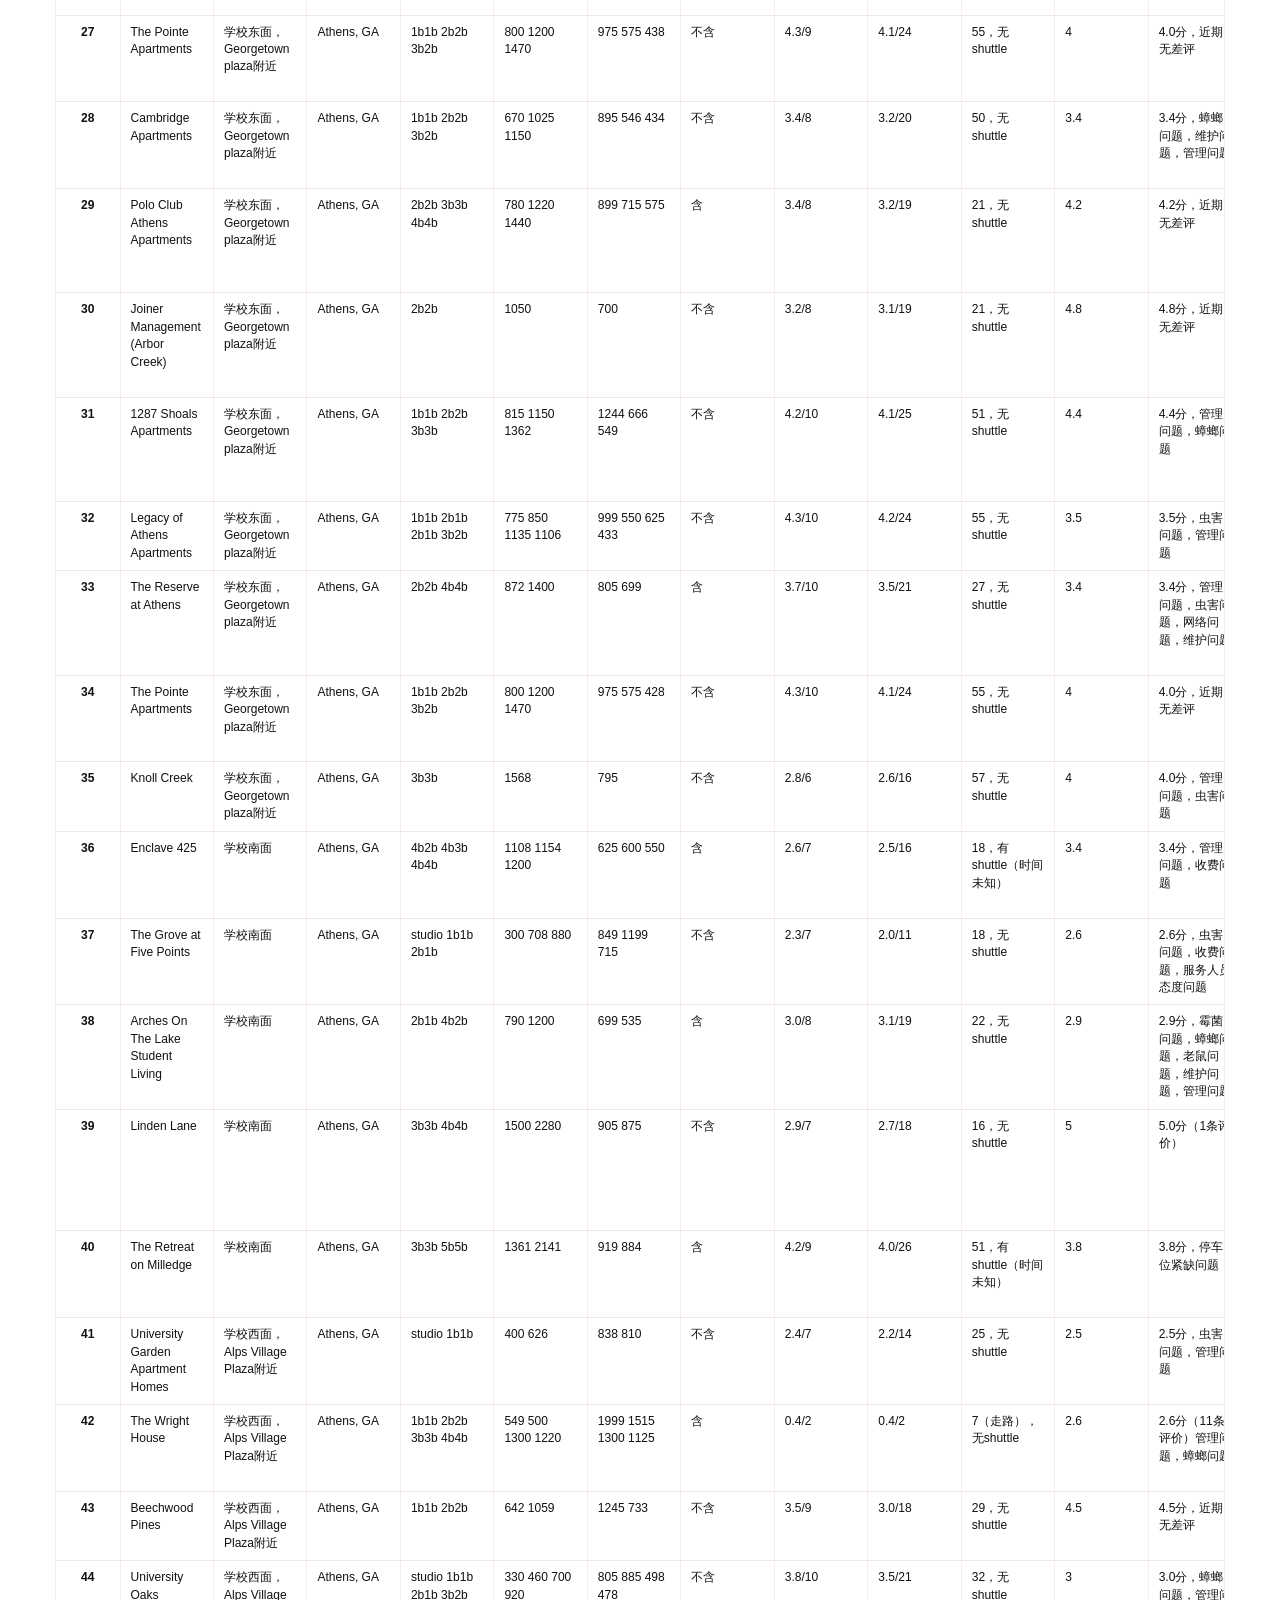
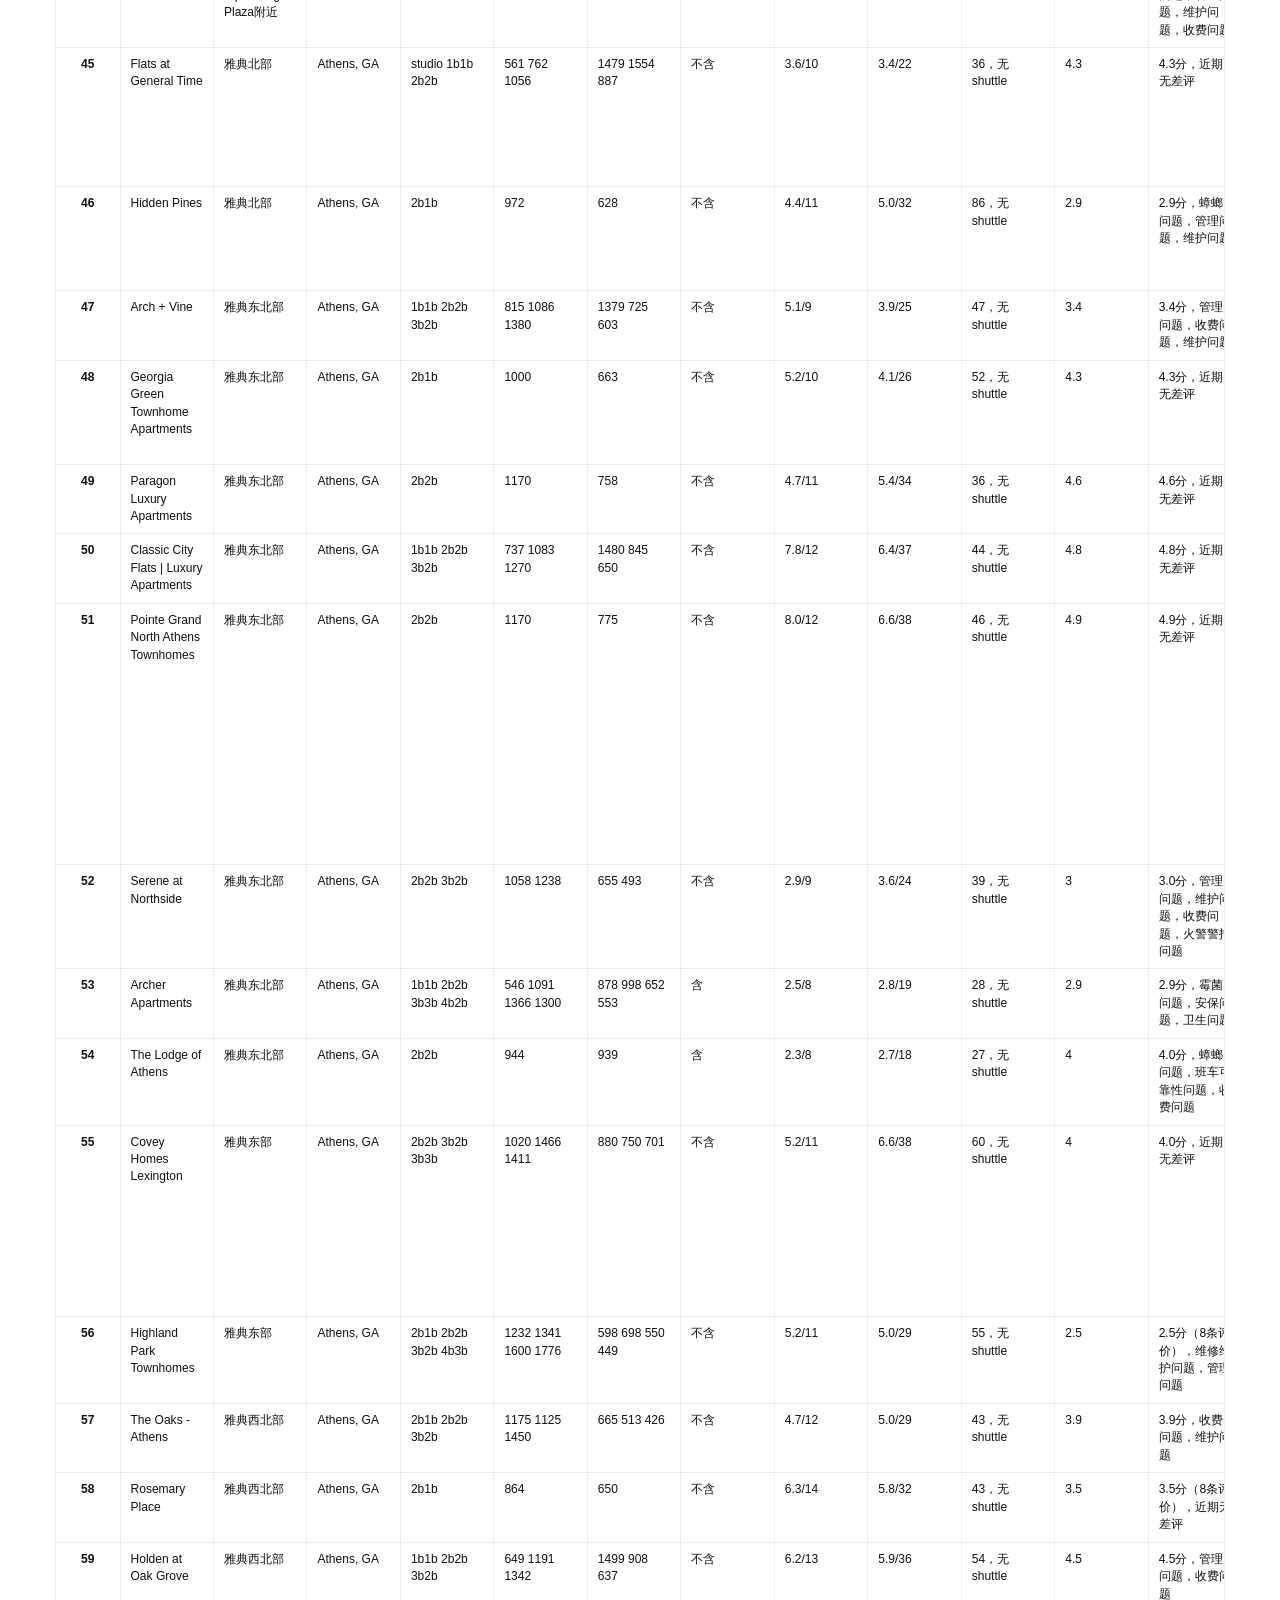
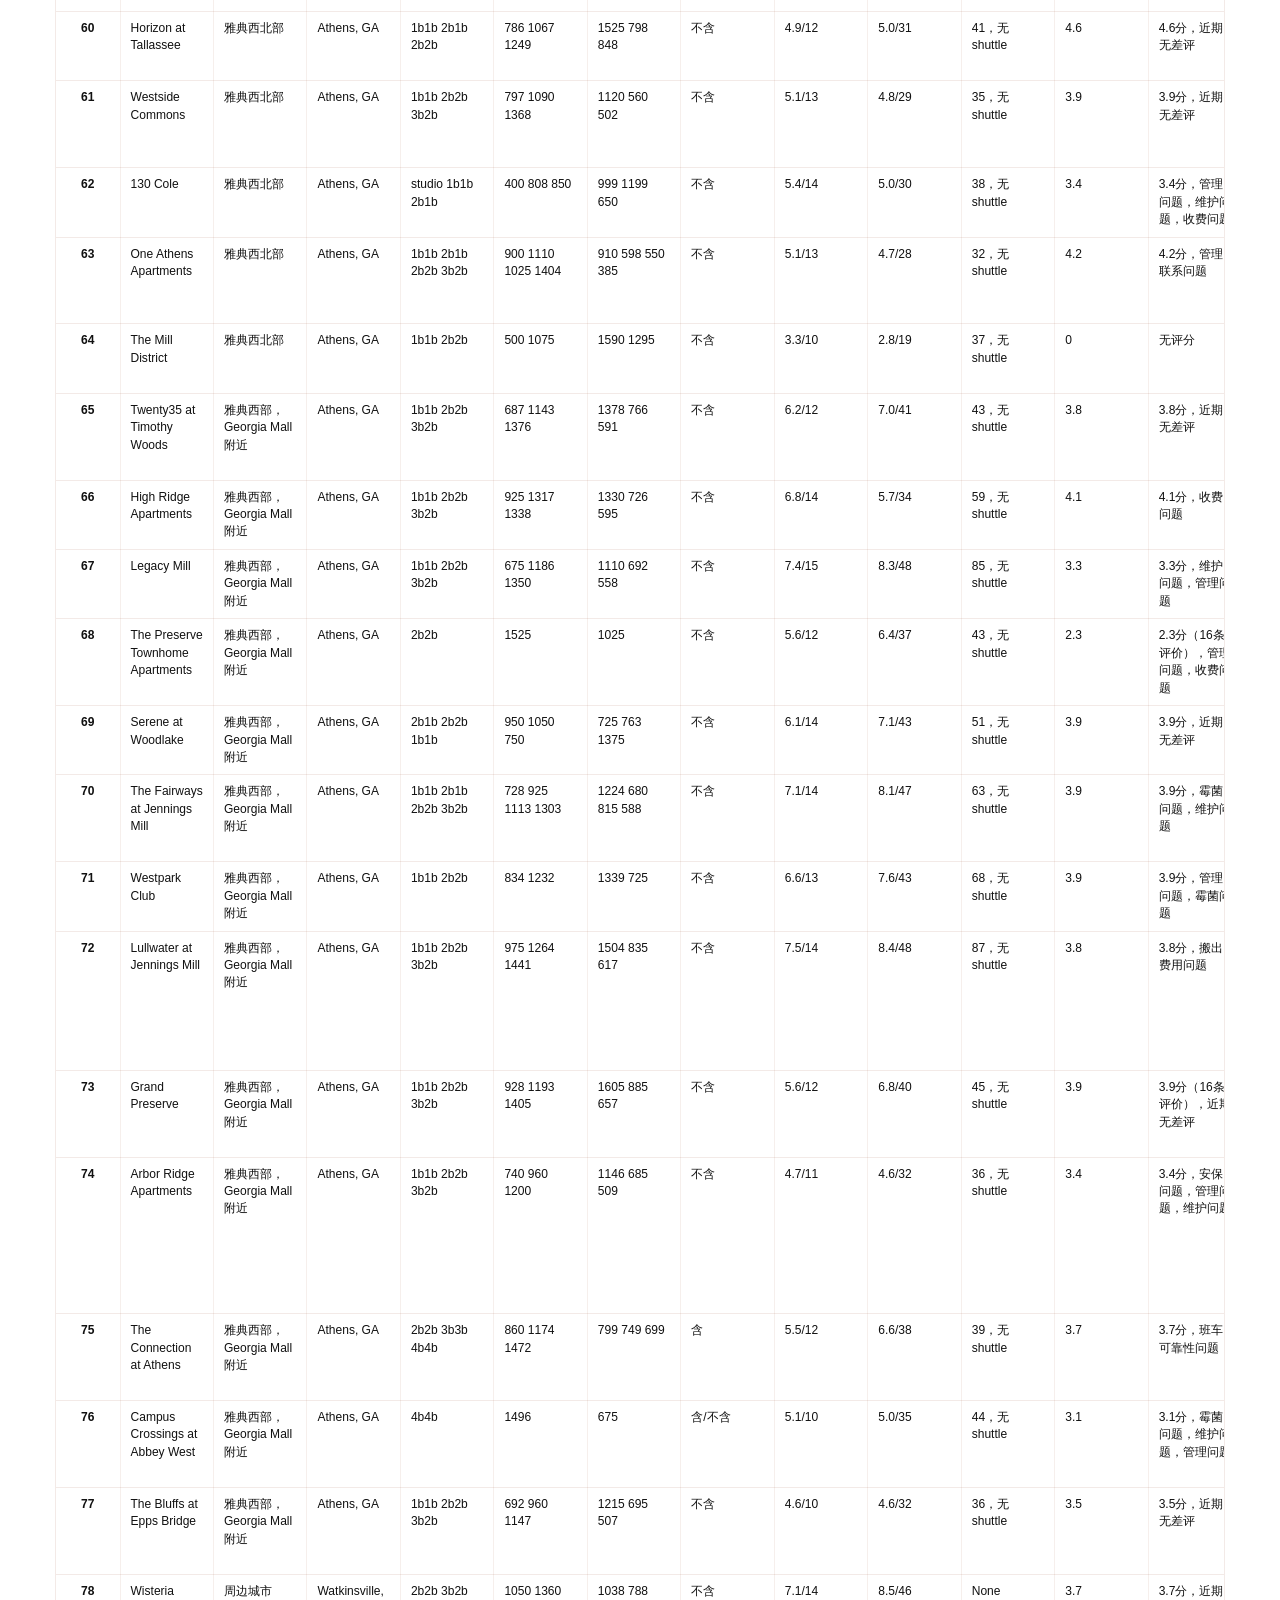
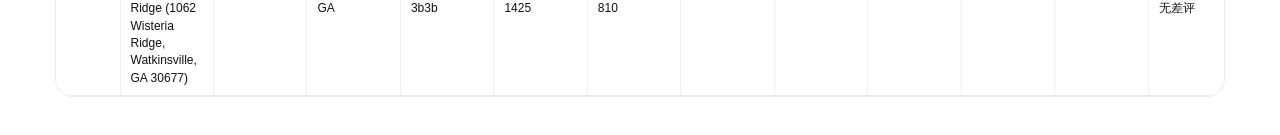
<file: table.html>
﻿<!doctype html>
<html lang="zh-CN">
  <head>
    <meta charset="UTF-8" />
    <meta name="viewport" content="width=device-width, initial-scale=1.0" />
    <title>UGA Athens 数据表格</title>
    <link rel="stylesheet" href="./styles.css" />
  </head>
  <body>
    <div class="page-shell sheet-page">
      <div class="page-controls">
        <button class="theme-toggle" type="button" data-theme-toggle data-theme-label-light="黑夜模式" data-theme-label-dark="白天模式">黑夜模式</button>
        <a class="language-toggle" href="./table-en.html">English</a>
      </div>

      <section class="star-banner">
        <div class="star-banner__body">
          <p class="star-banner__eyebrow">Support This Project</p>
          <h2 class="star-banner__title">如果这份免费开源的 UGA-Athens 租房整理帮你省下了选房时间，那就给项目点个 Star 吧！</h2>
          <p class="star-banner__text">项目地址在 <a href="https://github.com/liaoyanqing666/UGA_Athens_Renting" target="_blank" rel="noreferrer">github.com/liaoyanqing666/UGA_Athens_Renting</a>。如果有任何疑问或者建议可以提 <a href="https://github.com/liaoyanqing666/UGA_Athens_Renting/issues" target="_blank" rel="noreferrer">Issue</a>，如果想更新租房数据，请看 <a href="./update.html">如何更新数据</a>。</p>
        </div>
        <a class="star-banner__action" href="https://github.com/liaoyanqing666/UGA_Athens_Renting" target="_blank" rel="noreferrer">去 GitHub 点 Star</a>
      </section>

      <header class="panel sheet-hero">
        <div class="sheet-toolbar">
          <div>
            <p class="eyebrow">Spreadsheet View</p>
            <h1 class="hero__title">UGA Athens 租房数据表格</h1>
            <p class="hero__text">如有需要，可以下载原始数据表格文件（Excel）。</p>
          </div>
          <div class="sheet-actions">
            <a class="hero-action hero-action--accent" href="./26fall%20renting.xlsx" download>下载原始表格</a>
            <div class="font-controls" aria-label="调整表格字体大小">
              <button class="font-control" type="button" data-font-scale="0.9">A-</button>
              <button class="font-control is-active" type="button" data-font-scale="1">A</button>
              <button class="font-control" type="button" data-font-scale="1.12">A+</button>
            </div>
            <a class="hero-action" href="./update.html">更新数据</a>
            <a class="hero-action" href="https://www.google.com/maps/d/edit?mid=1ooMiqrCHx2RVI0O97TrKhHmKrmN72_Y&usp=sharing" target="_blank" rel="noreferrer">打开谷歌地图</a>
            <a class="hero-action hero-action--primary" href="./index.html">返回卡片页</a>
          </div>
        </div>
        <div id="sheet-meta" class="results-meta"></div>
      </header>

      <section class="sheet-grid">
        <table class="sheet-table">
          <thead id="sheet-head"></thead>
          <tbody id="sheet-body"></tbody>
        </table>
      </section>
    </div>

    <script src="./theme.js" type="module"></script>
    <script src="./table.js" type="module"></script>
  </body>
</html>
</file>
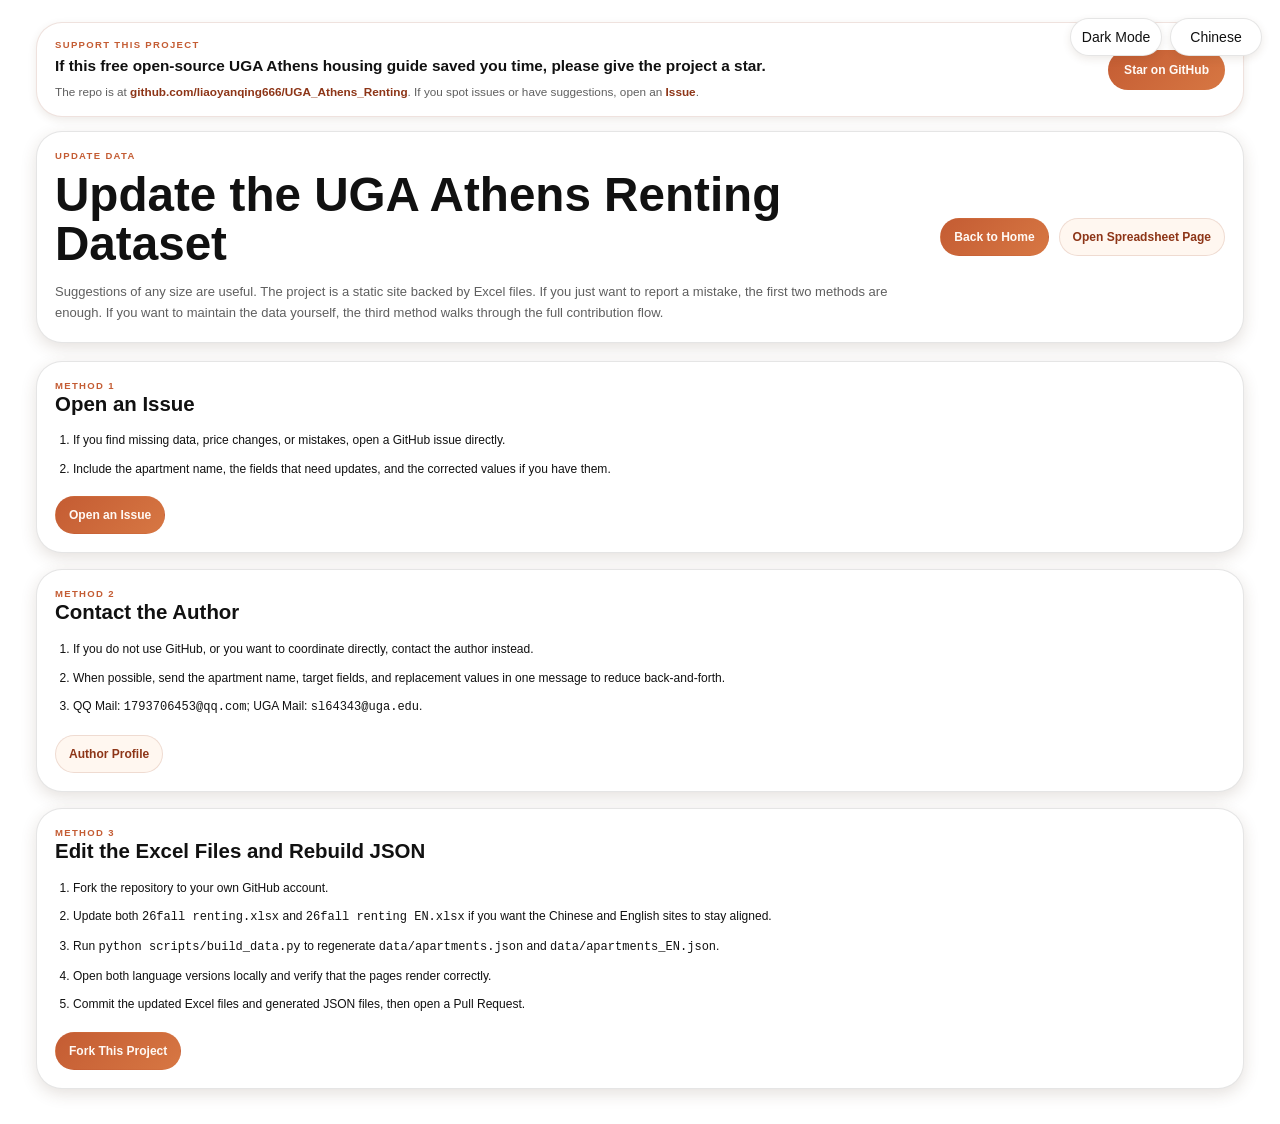
<file: update-en.html>
<!doctype html>
<html lang="en">
  <head>
    <meta charset="UTF-8" />
    <meta name="viewport" content="width=device-width, initial-scale=1.0" />
    <title>How to Update the Renting Data</title>
    <link rel="stylesheet" href="./styles.css" />
  </head>
  <body>
    <div class="page-shell">
      <div class="page-controls">
        <button class="theme-toggle" type="button" data-theme-toggle data-theme-label-light="Dark Mode" data-theme-label-dark="Light Mode">Dark Mode</button>
        <a class="language-toggle" href="./update.html">Chinese</a>
      </div>

      <section class="star-banner">
        <div class="star-banner__body">
          <p class="star-banner__eyebrow">Support This Project</p>
          <h2 class="star-banner__title">If this free open-source UGA Athens housing guide saved you time, please give the project a star.</h2>
          <p class="star-banner__text">The repo is at <a href="https://github.com/liaoyanqing666/UGA_Athens_Renting" target="_blank" rel="noreferrer">github.com/liaoyanqing666/UGA_Athens_Renting</a>. If you spot issues or have suggestions, open an <a href="https://github.com/liaoyanqing666/UGA_Athens_Renting/issues" target="_blank" rel="noreferrer">Issue</a>.</p>
        </div>
        <a class="star-banner__action" href="https://github.com/liaoyanqing666/UGA_Athens_Renting" target="_blank" rel="noreferrer">Star on GitHub</a>
      </section>

      <header class="panel update-hero">
        <div class="sheet-toolbar">
          <div>
            <p class="eyebrow">Update Data</p>
            <h1 class="hero__title">Update the UGA Athens Renting Dataset</h1>
            <p class="hero__text">Suggestions of any size are useful. The project is a static site backed by Excel files. If you just want to report a mistake, the first two methods are enough. If you want to maintain the data yourself, the third method walks through the full contribution flow.</p>
          </div>
          <div class="sheet-actions">
            <a class="hero-action hero-action--primary" href="./index-en.html">Back to Home</a>
            <a class="hero-action" href="./table-en.html">Open Spreadsheet Page</a>
          </div>
        </div>
      </header>

      <main class="update-grid">
        <section class="panel">
          <p class="panel__eyebrow">Method 1</p>
          <h2 class="panel__title">Open an Issue</h2>
          <ol class="update-list">
            <li>If you find missing data, price changes, or mistakes, open a GitHub issue directly.</li>
            <li>Include the apartment name, the fields that need updates, and the corrected values if you have them.</li>
          </ol>
          <div class="hero__actions">
            <a class="hero-action hero-action--primary" href="https://github.com/liaoyanqing666/UGA_Athens_Renting/issues" target="_blank" rel="noreferrer">Open an Issue</a>
          </div>
        </section>

        <section class="panel">
          <p class="panel__eyebrow">Method 2</p>
          <h2 class="panel__title">Contact the Author</h2>
          <ol class="update-list">
            <li>If you do not use GitHub, or you want to coordinate directly, contact the author instead.</li>
            <li>When possible, send the apartment name, target fields, and replacement values in one message to reduce back-and-forth.</li>
            <li>QQ Mail: <code>1793706453@qq.com</code>; UGA Mail: <code>sl64343@uga.edu</code>.</li>
          </ol>
          <div class="hero__actions">
            <a class="hero-action" href="https://github.com/liaoyanqing666" target="_blank" rel="noreferrer">Author Profile</a>
          </div>
        </section>

        <section class="panel">
          <p class="panel__eyebrow">Method 3</p>
          <h2 class="panel__title">Edit the Excel Files and Rebuild JSON</h2>
          <ol class="update-list">
            <li>Fork the repository to your own GitHub account.</li>
            <li>Update both <code>26fall renting.xlsx</code> and <code>26fall renting EN.xlsx</code> if you want the Chinese and English sites to stay aligned.</li>
            <li>Run <code>python scripts/build_data.py</code> to regenerate <code>data/apartments.json</code> and <code>data/apartments_EN.json</code>.</li>
            <li>Open both language versions locally and verify that the pages render correctly.</li>
            <li>Commit the updated Excel files and generated JSON files, then open a Pull Request.</li>
          </ol>
          <div class="hero__actions">
            <a class="hero-action hero-action--primary" href="https://github.com/liaoyanqing666/UGA_Athens_Renting/fork" target="_blank" rel="noreferrer">Fork This Project</a>
          </div>
        </section>
      </main>
    </div>

    <script src="./theme.js" type="module"></script>
  </body>
</html>
</file>
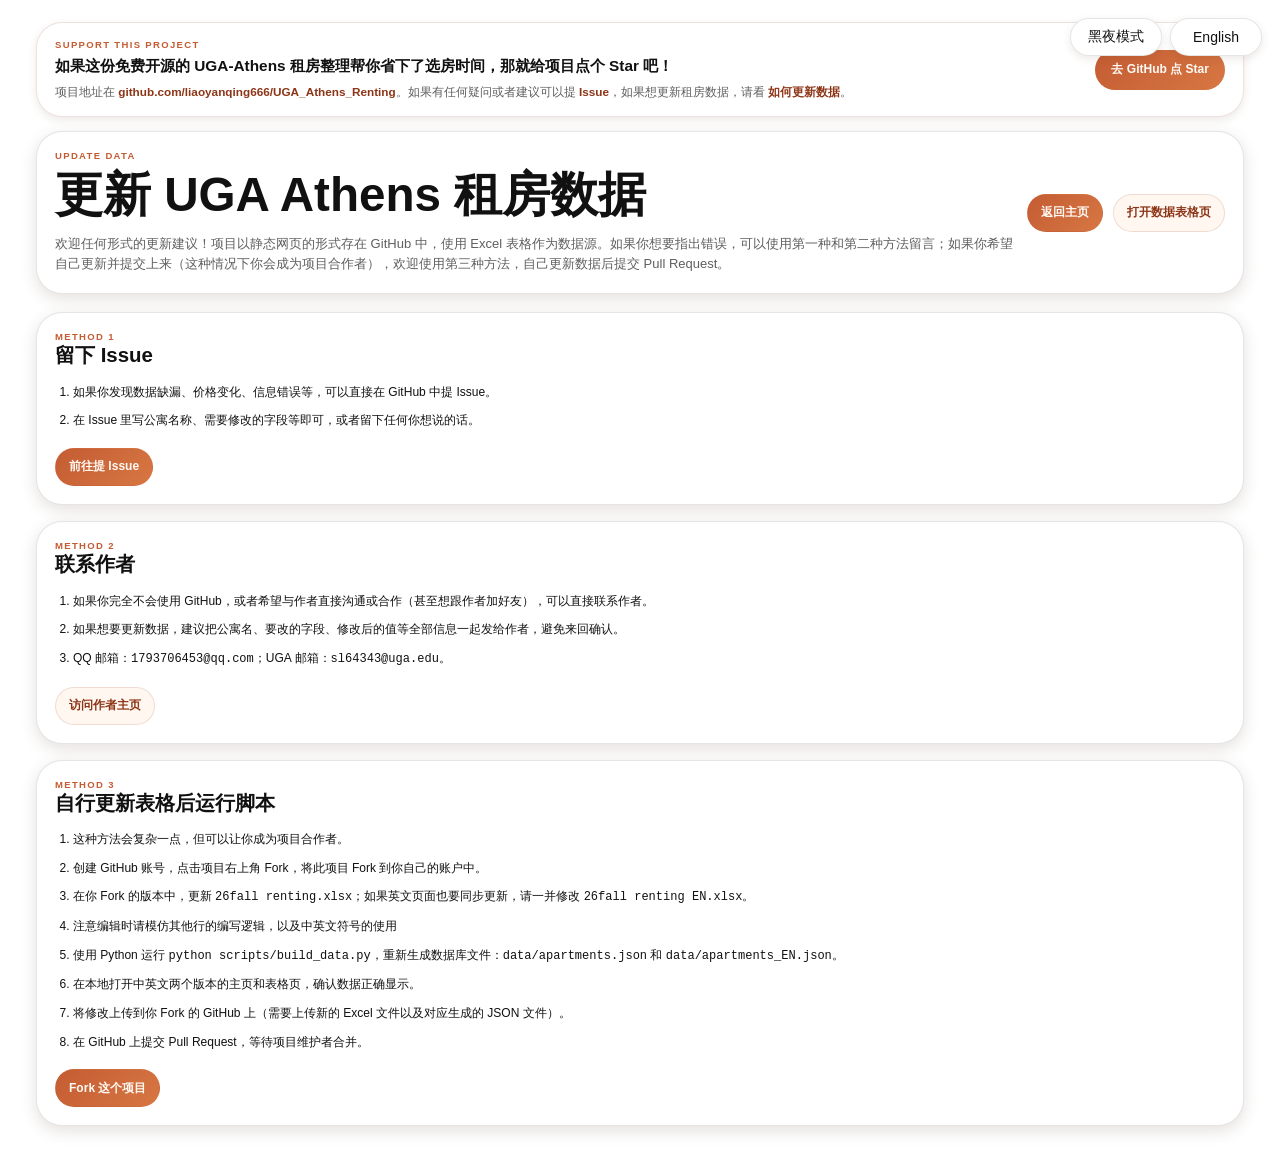
<file: update.html>
﻿<!doctype html>
<html lang="zh-CN">
  <head>
    <meta charset="UTF-8" />
    <meta name="viewport" content="width=device-width, initial-scale=1.0" />
    <title>如何更新租房数据</title>
    <link rel="stylesheet" href="./styles.css" />
  </head>
  <body>
    <div class="page-shell">
      <div class="page-controls">
        <button class="theme-toggle" type="button" data-theme-toggle data-theme-label-light="黑夜模式" data-theme-label-dark="白天模式">黑夜模式</button>
        <a class="language-toggle" href="./update-en.html">English</a>
      </div>

      <section class="star-banner">
        <div class="star-banner__body">
          <p class="star-banner__eyebrow">Support This Project</p>
          <h2 class="star-banner__title">如果这份免费开源的 UGA-Athens 租房整理帮你省下了选房时间，那就给项目点个 Star 吧！</h2>
          <p class="star-banner__text">项目地址在 <a href="https://github.com/liaoyanqing666/UGA_Athens_Renting" target="_blank" rel="noreferrer">github.com/liaoyanqing666/UGA_Athens_Renting</a>。如果有任何疑问或者建议可以提 <a href="https://github.com/liaoyanqing666/UGA_Athens_Renting/issues" target="_blank" rel="noreferrer">Issue</a>，如果想更新租房数据，请看 <a href="./update.html">如何更新数据</a>。</p>
        </div>
        <a class="star-banner__action" href="https://github.com/liaoyanqing666/UGA_Athens_Renting" target="_blank" rel="noreferrer">去 GitHub 点 Star</a>
      </section>

      <header class="panel update-hero">
        <div class="sheet-toolbar">
          <div>
            <p class="eyebrow">Update Data</p>
            <h1 class="hero__title">更新 UGA Athens 租房数据</h1>
            <p class="hero__text">欢迎任何形式的更新建议！项目以静态网页的形式存在 GitHub 中，使用 Excel 表格作为数据源。如果你想要指出错误，可以使用第一种和第二种方法留言；如果你希望自己更新并提交上来（这种情况下你会成为项目合作者），欢迎使用第三种方法，自己更新数据后提交 Pull Request。</p>
          </div>
          <div class="sheet-actions">
            <a class="hero-action hero-action--primary" href="./index.html">返回主页</a>
            <a class="hero-action" href="./table.html">打开数据表格页</a>
          </div>
        </div>
      </header>

      <main class="update-grid">
        <section class="panel">
          <p class="panel__eyebrow">Method 1</p>
          <h2 class="panel__title">留下 Issue</h2>
          <ol class="update-list">
            <li>如果你发现数据缺漏、价格变化、信息错误等，可以直接在 GitHub 中提 Issue。</li>
            <li>在 Issue 里写公寓名称、需要修改的字段等即可，或者留下任何你想说的话。</li>
          </ol>
          <div class="hero__actions">
            <a class="hero-action hero-action--primary" href="https://github.com/liaoyanqing666/UGA_Athens_Renting/issues" target="_blank" rel="noreferrer">前往提 Issue</a>
          </div>
        </section>

        <section class="panel">
          <p class="panel__eyebrow">Method 2</p>
          <h2 class="panel__title">联系作者</h2>
          <ol class="update-list">
            <li>如果你完全不会使用 GitHub，或者希望与作者直接沟通或合作（甚至想跟作者加好友），可以直接联系作者。</li>
            <li>如果想要更新数据，建议把公寓名、要改的字段、修改后的值等全部信息一起发给作者，避免来回确认。</li>
            <li>QQ 邮箱：<code>1793706453@qq.com</code>；UGA 邮箱：<code>sl64343@uga.edu</code>。</li>
          </ol>
          <div class="hero__actions">
            <a class="hero-action" href="https://github.com/liaoyanqing666" target="_blank" rel="noreferrer">访问作者主页</a>
          </div>
        </section>

        <section class="panel">
          <p class="panel__eyebrow">Method 3</p>
          <h2 class="panel__title">自行更新表格后运行脚本</h2>
          <ol class="update-list">
            <li>这种方法会复杂一点，但可以让你成为项目合作者。</li>
            <li>创建 GitHub 账号，点击项目右上角 Fork，将此项目 Fork 到你自己的账户中。</li>
            <li>在你 Fork 的版本中，更新 <code>26fall renting.xlsx</code>；如果英文页面也要同步更新，请一并修改 <code>26fall renting EN.xlsx</code>。</li>
            <li>注意编辑时请模仿其他行的编写逻辑，以及中英文符号的使用</li>
            <li>使用 Python 运行 <code>python scripts/build_data.py</code>，重新生成数据库文件：<code>data/apartments.json</code> 和 <code>data/apartments_EN.json</code>。</li>
            <li>在本地打开中英文两个版本的主页和表格页，确认数据正确显示。</li>
            <li>将修改上传到你 Fork 的 GitHub 上（需要上传新的 Excel 文件以及对应生成的 JSON 文件）。</li>
            <li>在 GitHub 上提交 Pull Request，等待项目维护者合并。</li>
          </ol>
          <div class="hero__actions">
            <a class="hero-action hero-action--primary" href="https://github.com/liaoyanqing666/UGA_Athens_Renting/fork" target="_blank" rel="noreferrer">Fork 这个项目</a>
          </div>
        </section>
      </main>
    </div>

    <script src="./theme.js" type="module"></script>
  </body>
</html>
</file>
<file: styles.css>
﻿:root {
  --bg: #f4efe8;
  --bg-deep: #eadbc9;
  --panel: rgba(255, 251, 246, 0.78);
  --panel-strong: rgba(255, 248, 240, 0.92);
  --line: rgba(67, 50, 34, 0.12);
  --line-strong: rgba(67, 50, 34, 0.22);
  --text: #2d221a;
  --muted: #756758;
  --accent: #c45c33;
  --accent-deep: #8d3517;
  --accent-soft: rgba(196, 92, 51, 0.12);
  --accent-glow: rgba(219, 126, 72, 0.2);
  --radius-xl: 26px;
  --radius-lg: 18px;
  --radius-md: 14px;
  --shadow-lg: 0 5px 16px rgba(83, 56, 33, 0.15);
  --shadow-md: 0 3px 9px rgba(83, 56, 33, 0.105);
  --base-font: 14px;
}

* {
  box-sizing: border-box;
}

html {
  color-scheme: light;
  font-size: var(--base-font);
}

body {
  margin: 0;
  min-height: 100vh;
  font-family: "Segoe UI", "PingFang SC", "Noto Sans SC", sans-serif;
  color: var(--text);
  background:
    radial-gradient(circle at top left, rgba(221, 154, 89, 0.24), transparent 26%),
    radial-gradient(circle at 85% 14%, rgba(245, 218, 191, 0.95), transparent 24%),
    linear-gradient(180deg, #fbf7f0 0%, var(--bg) 56%, #f0e7da 100%);
}

body::before {
  content: "";
  position: fixed;
  inset: 0;
  pointer-events: none;
  background:
    linear-gradient(120deg, rgba(255, 255, 255, 0.22), transparent 30%),
    radial-gradient(circle at center, transparent 0, transparent 62%, rgba(141, 53, 23, 0.03) 100%);
}

button,
input,
select {
  font: inherit;
}

h1,
h2,
h3,
h4,
p {
  margin: 0;
}

.page-shell {
  width: min(1360px, calc(100vw - 72px));
  margin: 0 auto;
  padding: 22px 0 38px;
}

.star-banner {
  display: flex;
  justify-content: space-between;
  align-items: center;
  gap: 18px;
  margin-bottom: 14px;
  padding: 16px 18px;
  border: 1px solid rgba(141, 53, 23, 0.14);
  border-radius: var(--radius-xl);
  background:
    radial-gradient(circle at top right, rgba(255, 214, 174, 0.45), transparent 30%),
    linear-gradient(135deg, rgba(255, 247, 237, 0.96), rgba(251, 236, 220, 0.9));
  box-shadow: var(--shadow-md);
}

.star-banner__eyebrow {
  color: var(--accent);
  font-size: 0.68rem;
  font-weight: 800;
  letter-spacing: 0.14em;
  text-transform: uppercase;
}

.star-banner__body {
  flex: 1 1 640px;
  min-width: 0;
}

.star-banner__title {
  margin-top: 6px;
  max-width: none;
  font-size: clamp(1.02rem, 1.2vw, 1.18rem);
  line-height: 1.35;
  text-wrap: pretty;
}

.star-banner__text {
  margin-top: 6px;
  color: var(--muted);
  font-size: 0.84rem;
  line-height: 1.5;
}

.star-banner__action {
  flex-shrink: 0;
  display: inline-flex;
  align-items: center;
  justify-content: center;
  min-height: 40px;
  padding: 0 16px;
  border-radius: 999px;
  background: linear-gradient(135deg, var(--accent), #d77743);
  color: #fffaf6;
  font-size: 0.86rem;
  font-weight: 700;
  text-decoration: none;
}

.star-banner__text a {
  color: var(--accent-deep);
  font-weight: 700;
  text-decoration: none;
}

.hero {
  position: relative;
  display: grid;
  grid-template-columns: minmax(0, 1.6fr) minmax(250px, 0.9fr);
  gap: 16px;
  margin-bottom: 18px;
}

.hero__copy,
.hero__stats,
.panel,
.card,
.results-head {
  border: 1px solid var(--line);
  border-radius: var(--radius-xl);
  box-shadow: var(--shadow-lg);
}

.hero__copy {
  position: relative;
  overflow: hidden;
  padding: 24px;
  backdrop-filter: blur(16px);
  background:
    radial-gradient(circle at top right, rgba(255, 214, 174, 0.55), transparent 34%),
    linear-gradient(135deg, rgba(255, 249, 242, 0.9), rgba(250, 238, 222, 0.76));
}

.hero__copy::after {
  content: "";
  position: absolute;
  inset: auto -36px -58px auto;
  width: 180px;
  height: 180px;
  border-radius: 50%;
  background: radial-gradient(circle, var(--accent-glow) 0%, rgba(196, 92, 51, 0) 70%);
}

.eyebrow,
.panel__eyebrow,
.results-head__eyebrow {
  color: var(--accent);
  letter-spacing: 0.14em;
  text-transform: uppercase;
  font-size: 0.68rem;
  font-weight: 800;
}

.eyebrow {
  margin-bottom: 10px;
}

.hero__title,
.panel__title {
  max-width: none;
  overflow-wrap: anywhere;
  text-wrap: pretty;
}

.hero__title {
  font-size: clamp(1.9rem, 4vw, 3.4rem);
  line-height: 1.02;
}

.panel__title {
  font-size: 1.46rem;
  line-height: 1.3;
}

.hero__text {
  margin-top: 14px;
  color: var(--muted);
  line-height: 1.58;
  font-size: 0.93rem;
}

.hero__actions {
  display: flex;
  flex-wrap: wrap;
  gap: 10px;
  margin-top: 18px;
}

.hero-action {
  display: inline-flex;
  align-items: center;
  justify-content: center;
  min-height: 38px;
  padding: 0 13px;
  border-radius: 999px;
  border: 1px solid rgba(141, 53, 23, 0.14);
  background: rgba(255, 247, 239, 0.9);
  color: var(--accent-deep);
  text-decoration: none;
  font-size: 0.86rem;
  font-weight: 600;
}

.hero-action--primary {
  background: linear-gradient(135deg, var(--accent), #d77743);
  border-color: transparent;
  color: #fff9f4;
}

.tag,
.unit-pill {
  display: inline-flex;
  align-items: center;
  gap: 6px;
  padding: 7px 10px;
  border-radius: 999px;
  background: rgba(255, 248, 241, 0.9);
  border: 1px solid rgba(141, 53, 23, 0.12);
  color: var(--accent-deep);
  font-size: 0.8rem;
  line-height: 1.25;
}

.hero__stats {
  padding: 16px;
  display: grid;
  gap: 10px;
  backdrop-filter: blur(14px);
  background: linear-gradient(180deg, rgba(255, 251, 247, 0.86), rgba(247, 238, 229, 0.8));
}

.stat {
  padding: 14px 14px 16px;
  border-radius: var(--radius-lg);
  border: 1px solid rgba(141, 53, 23, 0.1);
  background:
    linear-gradient(180deg, rgba(255, 255, 255, 0.72), rgba(255, 247, 237, 0.88)),
    var(--panel-strong);
}

.stat__label {
  display: block;
  color: var(--muted);
  font-size: 0.75rem;
  margin-bottom: 8px;
}

.stat strong {
  font-size: clamp(1.3rem, 2.2vw, 1.75rem);
}

.stat__link {
  color: var(--text);
  text-decoration: none;
}

.layout {
  display: grid;
  grid-template-columns: minmax(260px, 350px) minmax(0, 1fr);
  gap: 16px;
  align-items: start;
}

.section-head {
  display: flex;
  justify-content: space-between;
  align-items: flex-start;
  gap: 12px;
}

.filters {
  display: grid;
  gap: 16px;
  position: sticky;
  top: 12px;
}

.panel {
  padding: 18px;
  background: rgba(255, 250, 244, 0.97);
}

.panel--filters {
  background:
    linear-gradient(180deg, rgba(255, 251, 246, 0.98), rgba(250, 241, 231, 0.96));
}

.panel--muted {
  background: rgba(252, 247, 240, 0.97);
}

.panel--notes {
  max-height: min(48vh, 380px);
  overflow: auto;
  margin-bottom: 18px;
  display: flex;
  flex-direction: column;
  min-height: 0;
}

.panel--map {
  margin-bottom: 18px;
  background:
    linear-gradient(180deg, rgba(255, 251, 246, 0.97), rgba(246, 238, 230, 0.95));
}

.map-frame {
  margin-top: 14px;
  overflow: hidden;
  border-radius: var(--radius-lg);
  border: 1px solid rgba(141, 53, 23, 0.12);
  background: rgba(255, 251, 247, 0.88);
}

.map-frame iframe {
  display: block;
  width: 100%;
  height: min(50vh, 480px);
  border: 0;
}

.map-panel {
  padding: 0;
  overflow: hidden;
}

.map-panel__summary {
  display: flex;
  justify-content: space-between;
  align-items: center;
  gap: 12px;
  padding: 18px;
  cursor: pointer;
  list-style: none;
}

.map-panel__summary::-webkit-details-marker {
  display: none;
}

.map-panel__toggle {
  flex-shrink: 0;
  color: var(--accent-deep);
  font-size: 0.84rem;
  font-weight: 600;
}

.map-panel__content {
  padding: 0 18px 18px;
}

.notes-panel {
  padding: 0;
  overflow: hidden;
}

.notes-panel__summary {
  display: flex;
  justify-content: space-between;
  align-items: center;
  gap: 12px;
  padding: 18px;
  cursor: pointer;
  list-style: none;
}

.notes-panel__summary::-webkit-details-marker {
  display: none;
}

.notes-panel__toggle {
  flex-shrink: 0;
  color: var(--accent-deep);
  font-size: 0.84rem;
  font-weight: 600;
}

.notes-panel__content {
  padding: 0 18px 18px;
}

.notes-panel--en {
  max-height: min(58vh, 460px);
}

.panel__header,
.card__top,
.results-head {
  display: flex;
  justify-content: space-between;
  align-items: flex-start;
  gap: 12px;
}

.panel__hint {
  color: var(--muted);
  line-height: 1.55;
  font-size: 0.84rem;
}

.field-grid {
  display: grid;
  grid-template-columns: repeat(2, minmax(0, 1fr));
  gap: 10px;
  margin-top: 14px;
}

.check-grid {
  display: grid;
  grid-template-columns: repeat(2, minmax(0, 1fr));
  gap: 10px;
  margin-top: 10px;
}

.check-dropdown {
  min-width: 0;
  margin: 0;
  border: 1px solid var(--line);
  border-radius: 16px;
  background: rgba(255, 253, 249, 0.9);
  overflow: hidden;
}

.check-dropdown summary {
  padding: 12px 14px;
  color: var(--muted);
  font-size: 0.84rem;
  font-weight: 700;
  cursor: pointer;
  list-style: none;
}

.check-dropdown summary::-webkit-details-marker {
  display: none;
}

.check-dropdown[open] summary {
  border-bottom: 1px solid var(--line);
}

.check-dropdown .check-list {
  padding: 12px;
  max-height: 220px;
  overflow: auto;
}

.check-list {
  display: flex;
  flex-wrap: wrap;
  gap: 8px;
}

.check-item {
  display: inline-flex;
  align-items: center;
  gap: 8px;
  min-height: 36px;
  padding: 7px 11px;
  border: 1px solid rgba(141, 53, 23, 0.14);
  border-radius: 999px;
  background: rgba(255, 247, 239, 0.92);
  color: var(--accent-deep);
  font-size: 0.82rem;
  line-height: 1.2;
  cursor: pointer;
}

.check-item input {
  margin: 0;
  accent-color: var(--accent);
}

.field {
  display: grid;
  gap: 6px;
}

.field--search {
  grid-column: 1 / -1;
}

.field span,
.metric__label,
.card__region,
.notes-list,
.results-meta {
  color: var(--muted);
}

.field span {
  font-size: 0.8rem;
  font-weight: 600;
}

.field input,
.field select,
.ghost-button {
  width: 100%;
  min-width: 0;
  border-radius: 12px;
  border: 1px solid var(--line);
  background: rgba(255, 253, 249, 0.96);
  padding: 10px 12px;
  font-size: 0.86rem;
  transition: border-color 180ms ease, box-shadow 180ms ease, transform 180ms ease;
}

.field input:focus,
.field select:focus {
  outline: none;
  border-color: rgba(196, 92, 51, 0.45);
  box-shadow: 0 0 0 4px rgba(196, 92, 51, 0.12);
}

.ghost-button {
  width: auto;
  cursor: pointer;
  color: var(--accent-deep);
  background: rgba(255, 247, 239, 0.92);
}

.ghost-button:hover {
  transform: translateY(-1px);
  border-color: rgba(141, 53, 23, 0.24);
}

.ghost-button--link {
  text-decoration: none;
}

.results {
  min-width: 0;
  display: grid;
  gap: 12px;
}

.results-head {
  padding: 16px 18px;
  background: linear-gradient(180deg, rgba(255, 251, 245, 0.98), rgba(255, 244, 233, 0.96));
}

.results-head h2 {
  margin-top: 4px;
}

.results-meta {
  align-self: center;
  padding: 8px 12px;
  border-radius: 999px;
  background: rgba(255, 250, 245, 0.88);
  border: 1px solid rgba(141, 53, 23, 0.12);
  font-size: 0.82rem;
  white-space: nowrap;
}

.cards {
  display: grid;
  grid-template-columns: repeat(var(--card-columns, 3), minmax(0, 1fr));
  gap: 12px;
}

.card {
  min-width: 0;
  padding: 16px;
  display: grid;
  gap: 12px;
  background:
    linear-gradient(180deg, rgba(255, 254, 251, 0.98), rgba(255, 247, 239, 0.96));
  box-shadow: var(--shadow-md);
}

.card__heading {
  min-width: 0;
}

.card__region {
  margin-bottom: 4px;
  text-transform: uppercase;
  letter-spacing: 0.08em;
  font-size: 0.72rem;
}

.card__title {
  font-size: 1.1rem;
  line-height: 1.15;
  overflow-wrap: anywhere;
}

.card__link {
  flex-shrink: 0;
  display: inline-flex;
  align-items: center;
  justify-content: center;
  padding: 8px 12px;
  border-radius: 999px;
  border: 1px solid rgba(141, 53, 23, 0.14);
  background: rgba(255, 247, 239, 0.9);
  color: var(--accent-deep);
  text-decoration: none;
  font-size: 0.82rem;
  white-space: nowrap;
}

.metric-grid {
  display: grid;
  grid-template-columns: repeat(2, minmax(0, 1fr));
  gap: 8px;
}

.metric {
  min-width: 0;
  padding: 10px;
  border-radius: 16px;
  background: rgba(255, 250, 245, 0.82);
  border: 1px solid rgba(141, 53, 23, 0.1);
}

.metric__label {
  display: block;
  font-size: 0.75rem;
}

.metric__value {
  display: block;
  margin-top: 5px;
  font-size: 0.92rem;
  line-height: 1.3;
  overflow-wrap: anywhere;
}

.tags,
.unit-list {
  display: flex;
  flex-wrap: wrap;
  gap: 6px;
  align-items: flex-start;
}

.tag,
.unit-pill {
  background: var(--accent-soft);
  min-height: 34px;
  align-self: flex-start;
}

.card__section {
  display: grid;
  gap: 6px;
}

.card__section h4 {
  font-size: 0.86rem;
}

.card__section p,
.details__content p {
  font-size: 0.84rem;
  line-height: 1.55;
  overflow-wrap: anywhere;
}

.details {
  border-top: 1px solid var(--line);
  padding-top: 10px;
}

.details summary {
  cursor: pointer;
  color: var(--accent-deep);
  font-size: 0.84rem;
  font-weight: 600;
}

.details__content {
  margin-top: 10px;
  display: grid;
  gap: 6px;
}

.notes-list {
  margin: 12px 0 0;
  padding-left: 18px;
  display: grid;
  gap: 8px;
  font-size: 0.82rem;
  line-height: 1.5;
}

.empty-state {
  padding: 28px 20px;
  text-align: center;
  border-radius: var(--radius-xl);
  background: rgba(255, 251, 246, 0.74);
  border: 1px dashed var(--line-strong);
  font-size: 0.9rem;
}

.table-link {
  color: var(--accent-deep);
  text-decoration: none;
  font-weight: 600;
}

.sheet-page {
  width: min(100vw - 110px, 1600px);
}

.sheet-hero {
  display: grid;
  gap: 12px;
  margin-bottom: 18px;
}

.sheet-toolbar {
  display: flex;
  justify-content: space-between;
  align-items: center;
  gap: 12px;
  flex-wrap: wrap;
}

.sheet-toolbar > div:first-child {
  flex: 1 1 520px;
  min-width: 0;
}

.sheet-actions {
  display: flex;
  gap: 10px;
  flex-wrap: wrap;
}

.font-controls {
  display: inline-flex;
  align-items: center;
  gap: 6px;
  padding: 4px;
  border: 1px solid rgba(141, 53, 23, 0.12);
  border-radius: 999px;
  background: rgba(255, 247, 239, 0.92);
}

.font-control {
  min-width: 36px;
  height: 30px;
  border: 0;
  border-radius: 999px;
  background: transparent;
  color: var(--accent-deep);
  cursor: pointer;
  font-size: 0.82rem;
  font-weight: 700;
}

.font-control.is-active {
  background: rgba(196, 92, 51, 0.16);
}

.sheet-grid {
  overflow: auto;
  border-radius: var(--radius-lg);
  border: 1px solid rgba(141, 53, 23, 0.1);
  background: rgba(255, 251, 247, 0.88);
}

.sheet-table {
  width: 100%;
  min-width: 1560px;
  border-collapse: collapse;
  table-layout: fixed;
  font-size: calc(0.86rem * var(--table-font-scale, 1));
}

.sheet-table th,
.sheet-table td {
  padding: 8px 10px;
  border-right: 1px solid rgba(141, 53, 23, 0.08);
  border-bottom: 1px solid rgba(141, 53, 23, 0.1);
  vertical-align: top;
  line-height: 1.45;
  overflow-wrap: anywhere;
}

.sheet-table thead th {
  position: sticky;
  top: 0;
  z-index: 2;
  background: #fff4e8;
  color: var(--accent-deep);
  font-size: 0.8rem;
  font-weight: 700;
}

.sheet-table .sheet-table__notes td {
  background: rgba(246, 238, 228, 0.9);
  color: var(--muted);
  font-size: 0.78rem;
}

.sheet-table .sheet-table__index {
  position: sticky;
  left: 0;
  z-index: 1;
  width: 64px;
  min-width: 64px;
  background: #fffaf5;
  text-align: center;
  font-weight: 600;
}

.sheet-table thead .sheet-table__index {
  z-index: 3;
  background: #fff1e1;
}

.sheet-table .sheet-table__notes .sheet-table__index {
  background: rgba(243, 231, 217, 0.96);
}

.update-hero {
  margin-bottom: 18px;
}

.update-grid {
  display: grid;
  grid-template-columns: 1fr;
  gap: 16px;
}

.update-list {
  margin: 14px 0 0;
  padding-left: 18px;
  display: grid;
  gap: 10px;
  font-size: 0.86rem;
  line-height: 1.55;
}

.panel--code {
  overflow: hidden;
}

.code-block {
  margin: 14px 0 0;
  padding: 14px;
  border-radius: 14px;
  background: rgba(255, 247, 239, 0.92);
  border: 1px solid rgba(141, 53, 23, 0.1);
  overflow: auto;
}

.code-block code {
  font-family: Consolas, "Courier New", monospace;
  font-size: 0.82rem;
  line-height: 1.6;
}

@media (max-width: 1280px) {
  .layout {
    grid-template-columns: minmax(240px, 320px) minmax(0, 1fr);
  }
}

@media (max-width: 1100px) {
  .hero,
  .layout,
  .update-grid {
    grid-template-columns: 1fr;
  }

  .filters {
    position: static;
  }

  .field-grid {
    grid-template-columns: repeat(3, minmax(0, 1fr));
  }

  .check-grid {
    grid-template-columns: 1fr;
  }

  .field--search {
    grid-column: 1 / -1;
  }
}

@media (max-width: 820px) {
  .page-shell {
    width: min(100vw - 24px, 1360px);
    padding-top: 14px;
  }

  .hero__copy,
  .hero__stats,
  .panel,
  .results-head,
  .card {
    padding: 14px;
  }

  .field-grid {
    grid-template-columns: repeat(2, minmax(0, 1fr));
  }
}

@media (max-width: 640px) {
  .page-shell {
    width: min(100vw - 40px, 1360px);
  }

  .hero__copy,
  .hero__stats,
  .panel,
  .results-head,
  .card {
    padding: 22px;
  }

  .map-panel__summary,
  .notes-panel__summary {
    padding: 22px;
  }

  .map-panel__content,
  .notes-panel__content {
    padding: 0 22px 22px;
  }

  .field input,
  .field select,
  .ghost-button {
    padding: 13px 15px;
  }

  .check-dropdown summary {
    padding: 15px 16px;
  }

  .check-dropdown .check-list {
    padding: 16px;
  }

  .metric {
    padding: 13px;
  }

  .panel__header,
  .card__top,
  .results-head,
  .section-head,
  .map-panel__summary,
  .notes-panel__summary,
  .sheet-toolbar,
  .star-banner,
  .sheet-actions {
    flex-direction: column;
  }

  .star-banner__body,
  .sheet-toolbar > div:first-child,
  .sheet-actions {
    width: 100%;
    min-width: 0;
    flex: 1 1 auto;
  }

  .star-banner__action,
  .sheet-actions > .hero-action,
  .sheet-actions > .font-controls {
    width: 100%;
  }

  .font-controls {
    justify-content: center;
  }

  .field-grid,
  .check-grid,
  .metric-grid,
  .cards {
    grid-template-columns: 1fr;
  }

  .results-meta {
    white-space: normal;
  }

  .sheet-table {
    min-width: 1120px;
  }

  .sheet-page {
    width: min(100vw - 36px, 1600px);
  }
}

html[data-theme="light"] {
  color-scheme: light;
}

html[data-theme="dark"] {
  color-scheme: dark;
}

html[data-theme="light"] body,
html[data-theme="dark"] body {
  background: var(--bg) !important;
  color: var(--text);
}

html[data-theme="light"] {
  --bg: #ffffff;
  --panel: #ffffff;
  --panel-strong: #ffffff;
  --line: rgba(0, 0, 0, 0.1);
  --line-strong: rgba(0, 0, 0, 0.18);
  --text: #111111;
  --muted: #5f5f5f;
}

html[data-theme="dark"] {
  --bg: #000000;
  --panel: #000000;
  --panel-strong: #000000;
  --line: rgba(255, 255, 255, 0.14);
  --line-strong: rgba(255, 255, 255, 0.24);
  --text: #f5f5f5;
  --muted: #b6b6b6;
}

html[data-theme="light"] body::before,
html[data-theme="dark"] body::before,
html[data-theme="light"] .hero__copy::after,
html[data-theme="dark"] .hero__copy::after {
  display: none !important;
}

html[data-theme="light"] .star-banner,
html[data-theme="light"] .hero__copy,
html[data-theme="light"] .hero__stats,
html[data-theme="light"] .panel,
html[data-theme="light"] .card,
html[data-theme="light"] .results-head,
html[data-theme="light"] .stat,
html[data-theme="light"] .map-frame,
html[data-theme="light"] .sheet-grid,
html[data-theme="light"] .sheet-table thead th,
html[data-theme="light"] .sheet-table .sheet-table__index,
html[data-theme="light"] .sheet-table .sheet-table__notes td,
html[data-theme="light"] .sheet-table .sheet-table__notes .sheet-table__index,
html[data-theme="dark"] .star-banner,
html[data-theme="dark"] .hero__copy,
html[data-theme="dark"] .hero__stats,
html[data-theme="dark"] .panel,
html[data-theme="dark"] .card,
html[data-theme="dark"] .results-head,
html[data-theme="dark"] .stat,
html[data-theme="dark"] .map-frame,
html[data-theme="dark"] .sheet-grid,
html[data-theme="dark"] .sheet-table thead th,
html[data-theme="dark"] .sheet-table .sheet-table__index,
html[data-theme="dark"] .sheet-table .sheet-table__notes td,
html[data-theme="dark"] .sheet-table .sheet-table__notes .sheet-table__index {
  background: var(--panel) !important;
}

html[data-theme="dark"] .hero-action,
html[data-theme="dark"] .ghost-button,
html[data-theme="dark"] .check-dropdown,
html[data-theme="dark"] .check-item,
html[data-theme="dark"] .field input,
html[data-theme="dark"] .field select,
html[data-theme="dark"] .font-controls,
html[data-theme="dark"] .font-control.is-active,
html[data-theme="dark"] .theme-toggle,
html[data-theme="dark"] .language-toggle {
  background: #111111 !important;
  color: var(--text);
}

.page-controls {
  position: fixed;
  top: 18px;
  right: 18px;
  z-index: 20;
  display: flex;
  gap: 8px;
}

.theme-toggle,
.language-toggle {
  display: inline-flex;
  align-items: center;
  justify-content: center;
  width: 92px;
  min-width: 92px;
  min-height: 38px;
  padding: 0 14px;
  border: 1px solid var(--line);
  border-radius: 999px;
  background: var(--panel);
  color: var(--text);
  cursor: pointer;
  box-shadow: var(--shadow-md);
  white-space: nowrap;
  text-align: center;
}

.language-toggle {
  text-decoration: none;
}

@media (max-width: 640px) {
  .page-controls {
    top: 14px;
    right: 14px;
  }
}

.hero-action--accent {
  background: linear-gradient(135deg, #ff6a00, #ff8f3a);
  border-color: transparent;
  color: #ffffff;
  font-weight: 700;
}

.notes-list {
  flex: 1 1 auto;
  min-height: 0;
  overflow: auto;
}
</file>
